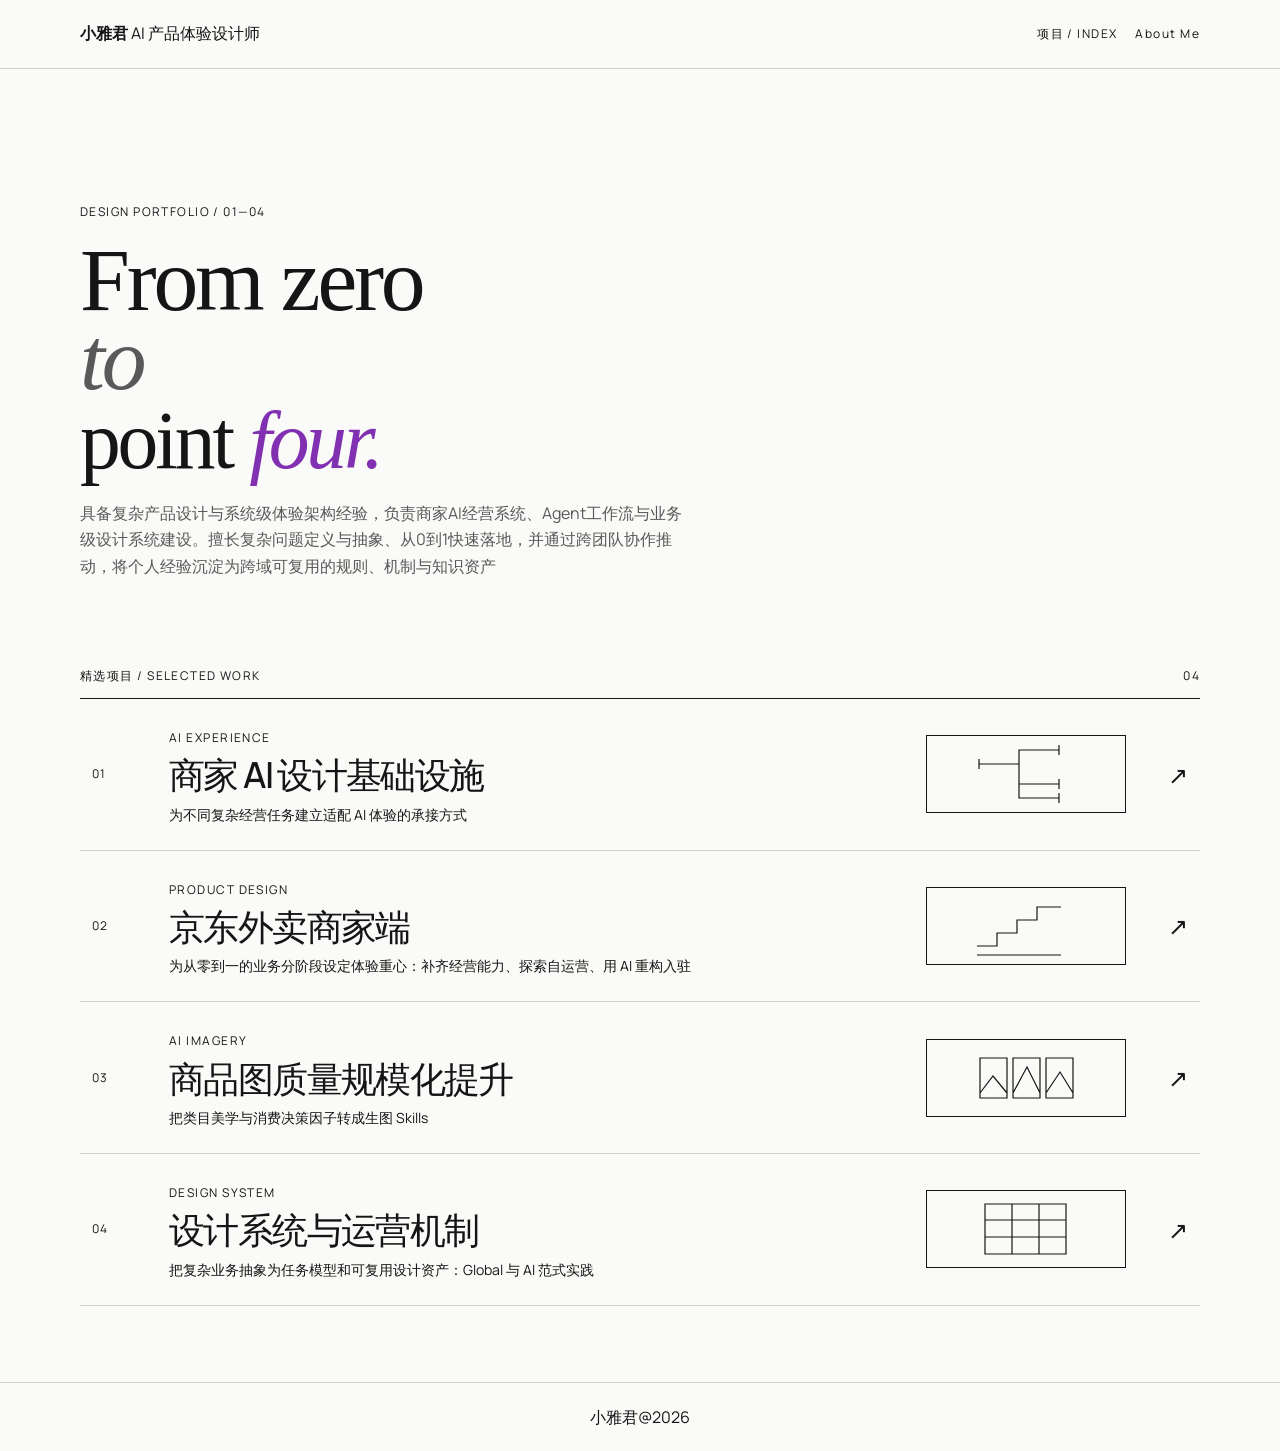
<file: index.html>
<!doctype html>
<html lang="zh-CN"><head><meta charset="utf-8"><meta name="viewport" content="width=device-width, initial-scale=1"><title>小雅君 AI 产品体验设计师</title><meta property="og:title" content="小雅君 AI 产品体验设计师"><link rel="stylesheet" href="style.css"></head>
<body><header><div class="wrap bar"><a class="site-brand" href="index.html"><span><strong>小雅君</strong> AI 产品体验设计师</span></a><nav class="site-nav" aria-label="全站导航"><a class="meta" href="index.html#work">项目 / INDEX</a><a class="meta" href="about.html">About Me</a></nav></div></header>
<main class="wrap"><section class="hero"><span class="meta">DESIGN PORTFOLIO / 01—04</span><h1 class="hero-headline">From zero<br><em class="hero-to">to</em><br><span class="hero-end">point <em>four.</em></span></h1><p>具备复杂产品设计与系统级体验架构经验，负责商家AI经营系统、Agent工作流与业务级设计系统建设。擅长复杂问题定义与抽象、从0到1快速落地，并通过跨团队协作推动，将个人经验沉淀为跨域可复用的规则、机制与知识资产</p></section><section id="work" aria-label="精选项目"><div class="section-label meta"><span>精选项目 / SELECTED WORK</span><span>04</span></div><a class="project" href="merchant-ai.html"><span class="num">01</span><div><span class="tag">AI EXPERIENCE</span><h2>商家 AI 设计基础设施</h2><p>为不同复杂经营任务建立适配 AI 体验的承接方式</p></div><svg class="diagram" viewBox="0 0 118 76" aria-hidden="true"><path d="M12 28H52V48H92 M52 28V14H92 M52 48V62H92 M12 23V33 M92 9V19 M92 43V53 M92 57V67" fill="none" stroke="currentColor" stroke-width="1.2"/></svg><span class="arrow" aria-hidden="true">↗</span></a><a class="project" href="delivery.html"><span class="num">02</span><div><span class="tag">PRODUCT DESIGN</span><h2>京东外卖商家端</h2><p>为从零到一的业务分阶段设定体验重心：补齐经营能力、探索自运营、用 AI 重构入驻</p></div><svg class="diagram" viewBox="0 0 118 76" aria-hidden="true"><path d="M10 58H30V45H50V32H70V19H94 M10 67H94" fill="none" stroke="currentColor" stroke-width="1.2"/></svg><span class="arrow" aria-hidden="true">↗</span></a><a class="project" href="product-images.html"><span class="num">03</span><div><span class="tag">AI IMAGERY</span><h2>商品图质量规模化提升</h2><p>把类目美学与消费决策因子转成生图 Skills</p></div><svg class="diagram" viewBox="0 0 118 76" aria-hidden="true"><path d="M13 18H40V58H13Z M46 18H73V58H46Z M79 18H106V58H79Z M13 53L26 36L40 53 M46 53L60 27L73 53 M79 53L93 32L106 53" fill="none" stroke="currentColor" stroke-width="1.2"/></svg><span class="arrow" aria-hidden="true">↗</span></a><a class="project" href="design-system.html"><span class="num">04</span><div><span class="tag">DESIGN SYSTEM</span><h2>设计系统与运营机制</h2><p>把复杂业务抽象为任务模型和可复用设计资产：Global 与 AI 范式实践</p></div><svg class="diagram" viewBox="0 0 118 76" aria-hidden="true"><path d="M18 13H99V63H18Z M18 29H99 M18 46H99 M45 13V63 M72 13V63" fill="none" stroke="currentColor" stroke-width="1.2"/></svg><span class="arrow" aria-hidden="true">↗</span></a></section></main>
<footer><div class="wrap"><span>小雅君@2026</span></div></footer></body></html>
</file>
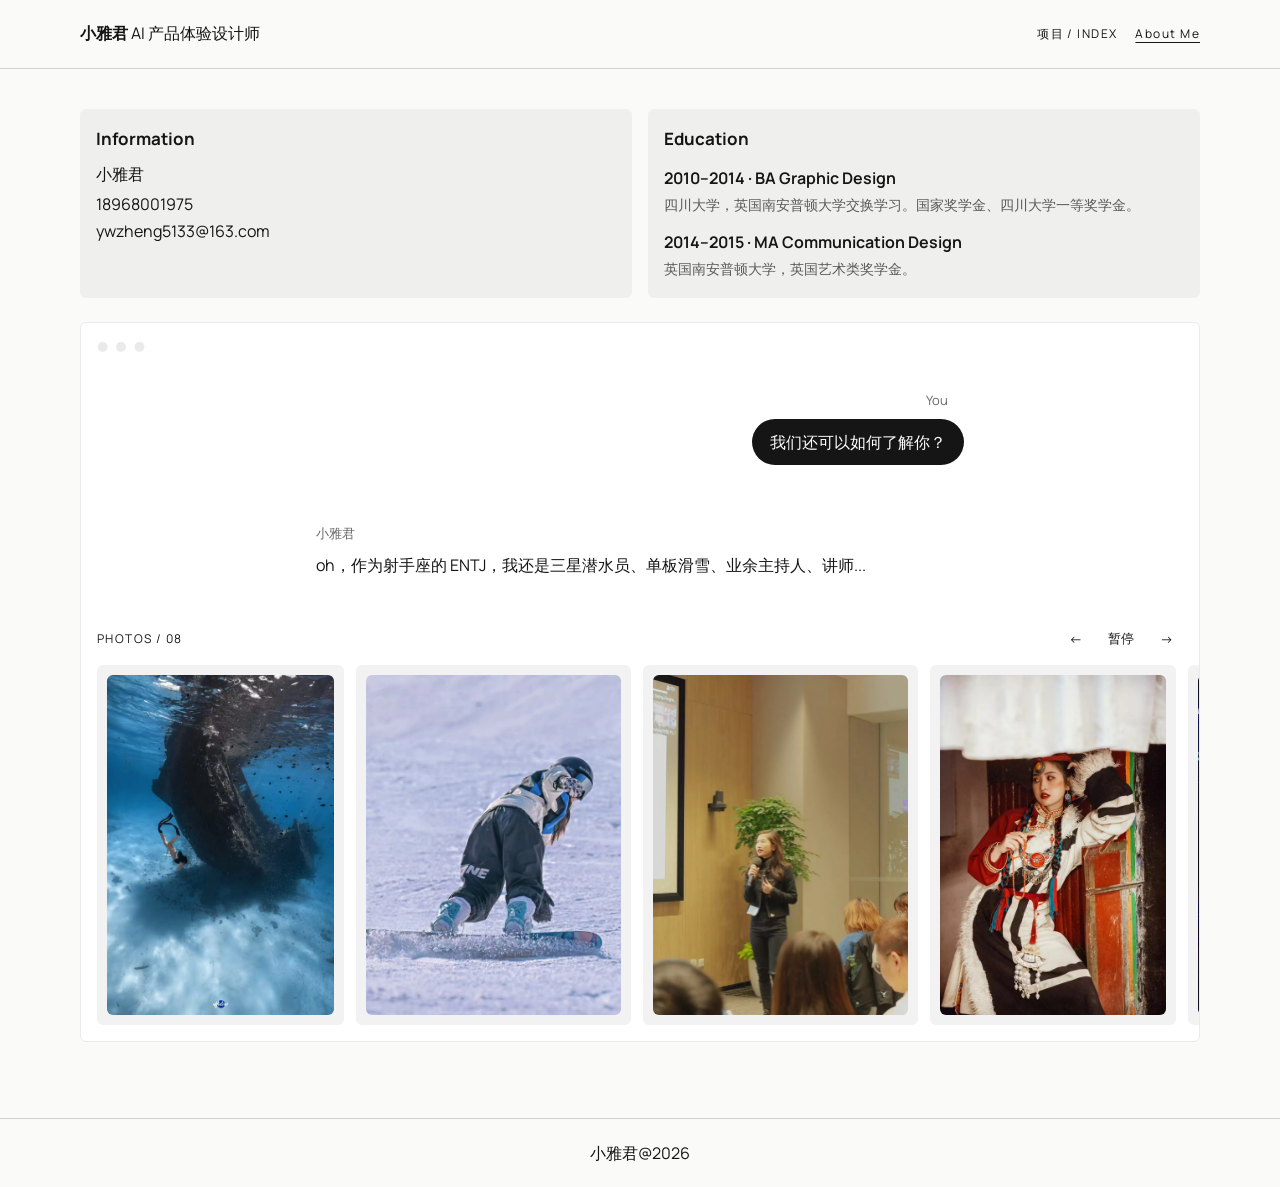
<file: about.html>
<!doctype html>
<html lang="zh-CN">
<head>
<meta charset="utf-8">
<meta name="viewport" content="width=device-width, initial-scale=1">
<title>About Me · 郑雅文</title>
<link rel="stylesheet" href="style.css">
</head>
<body>
<header><div class="wrap bar"><a class="site-brand" href="index.html"><span><strong>小雅君</strong> AI 产品体验设计师</span></a><nav class="site-nav" aria-label="全站导航"><a class="meta" href="index.html#work">项目 / INDEX</a><a class="meta" href="about.html" aria-current="page">About Me</a></nav></div></header>
<main class="wrap about-profile">
<h1 class="visually-hidden">About Me</h1>
<div class="plates two">
<div class="grid-panel"><h3>Information</h3><p>小雅君</p><p><a href="tel:+8618968001975">18968001975</a><br><a href="mailto:ywzheng5133@163.com">ywzheng5133@163.com</a></p></div>
<div class="grid-panel"><h3>Education</h3><dl><dt>2010–2014 · BA Graphic Design</dt><dd>四川大学，英国南安普顿大学交换学习。国家奖学金、四川大学一等奖学金。</dd><dt>2014–2015 · MA Communication Design</dt><dd>英国南安普顿大学，英国艺术类奖学金。</dd></dl></div>
</div>
<section class="about-gallery" aria-label="认识小雅君">
<div class="about-window-chrome" aria-hidden="true">● ● ●</div>
<div class="about-conversation">
  <div class="about-question"><span class="about-speaker">You</span><p>我们还可以如何了解你？</p></div>
  <div class="about-reply"><span class="about-speaker">小雅君</span><p>oh，作为射手座的 ENTJ，我还是三星潜水员、单板滑雪、业余主持人、讲师...</p></div>
</div>
<div class="about-gallery-bar"><span class="meta">PHOTOS / 08</span><div class="about-gallery-controls" hidden><button type="button" data-step="-1" aria-label="上一张">←</button><button type="button" data-play>暂停</button><button type="button" data-step="1" aria-label="下一张">→</button></div></div>
<ul class="about-gallery-track" tabindex="0" aria-label="横向滚动浏览照片">
<li><img src="assets/about/previews/01.jpg.webp" alt="自由潜水" decoding="async"></li>
<li><img src="assets/about/previews/02.jpg.webp" alt="单板滑雪" decoding="async"></li>
<li><img src="assets/about/previews/03.jpg.webp" alt="现场分享" decoding="async"></li>
<li><img src="assets/about/previews/04.jpg.webp" alt="旅行肖像" decoding="async"></li>
<li><img src="assets/about/previews/05.jpg.webp" alt="Alibaba Design 2019" decoding="async"></li>
<li><img src="assets/about/previews/06.jpg.webp" alt="GXIC 访谈" decoding="async"></li>
<li><img src="assets/about/previews/07.jpg.webp" alt="UCAN 2019 演讲" decoding="async"></li>
<li><img src="assets/about/previews/08.jpg.webp" alt="《楚门世界》铜奖" decoding="async"></li>
</ul>
</section>
</main>
<script src="about-gallery.js" defer></script>
<footer><div class="wrap"><span>小雅君@2026</span></div></footer>
</body></html>
</file>
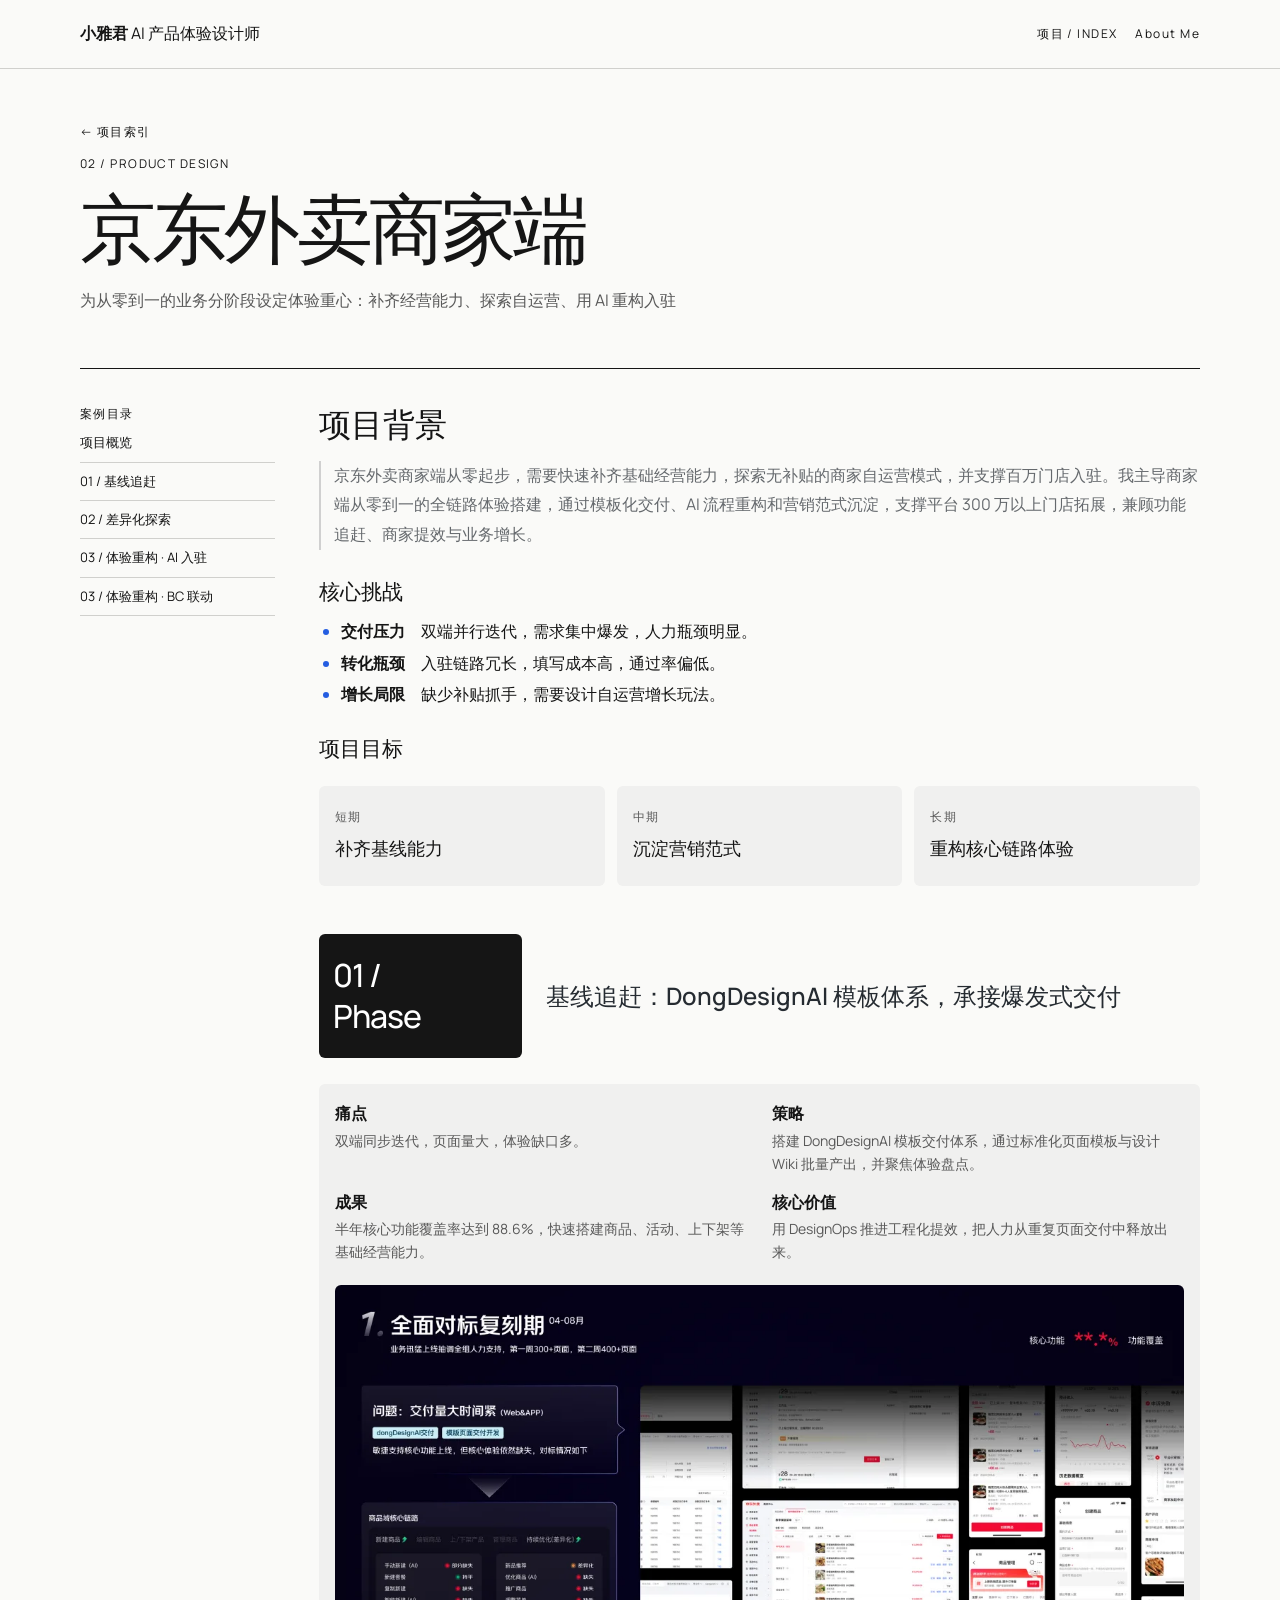
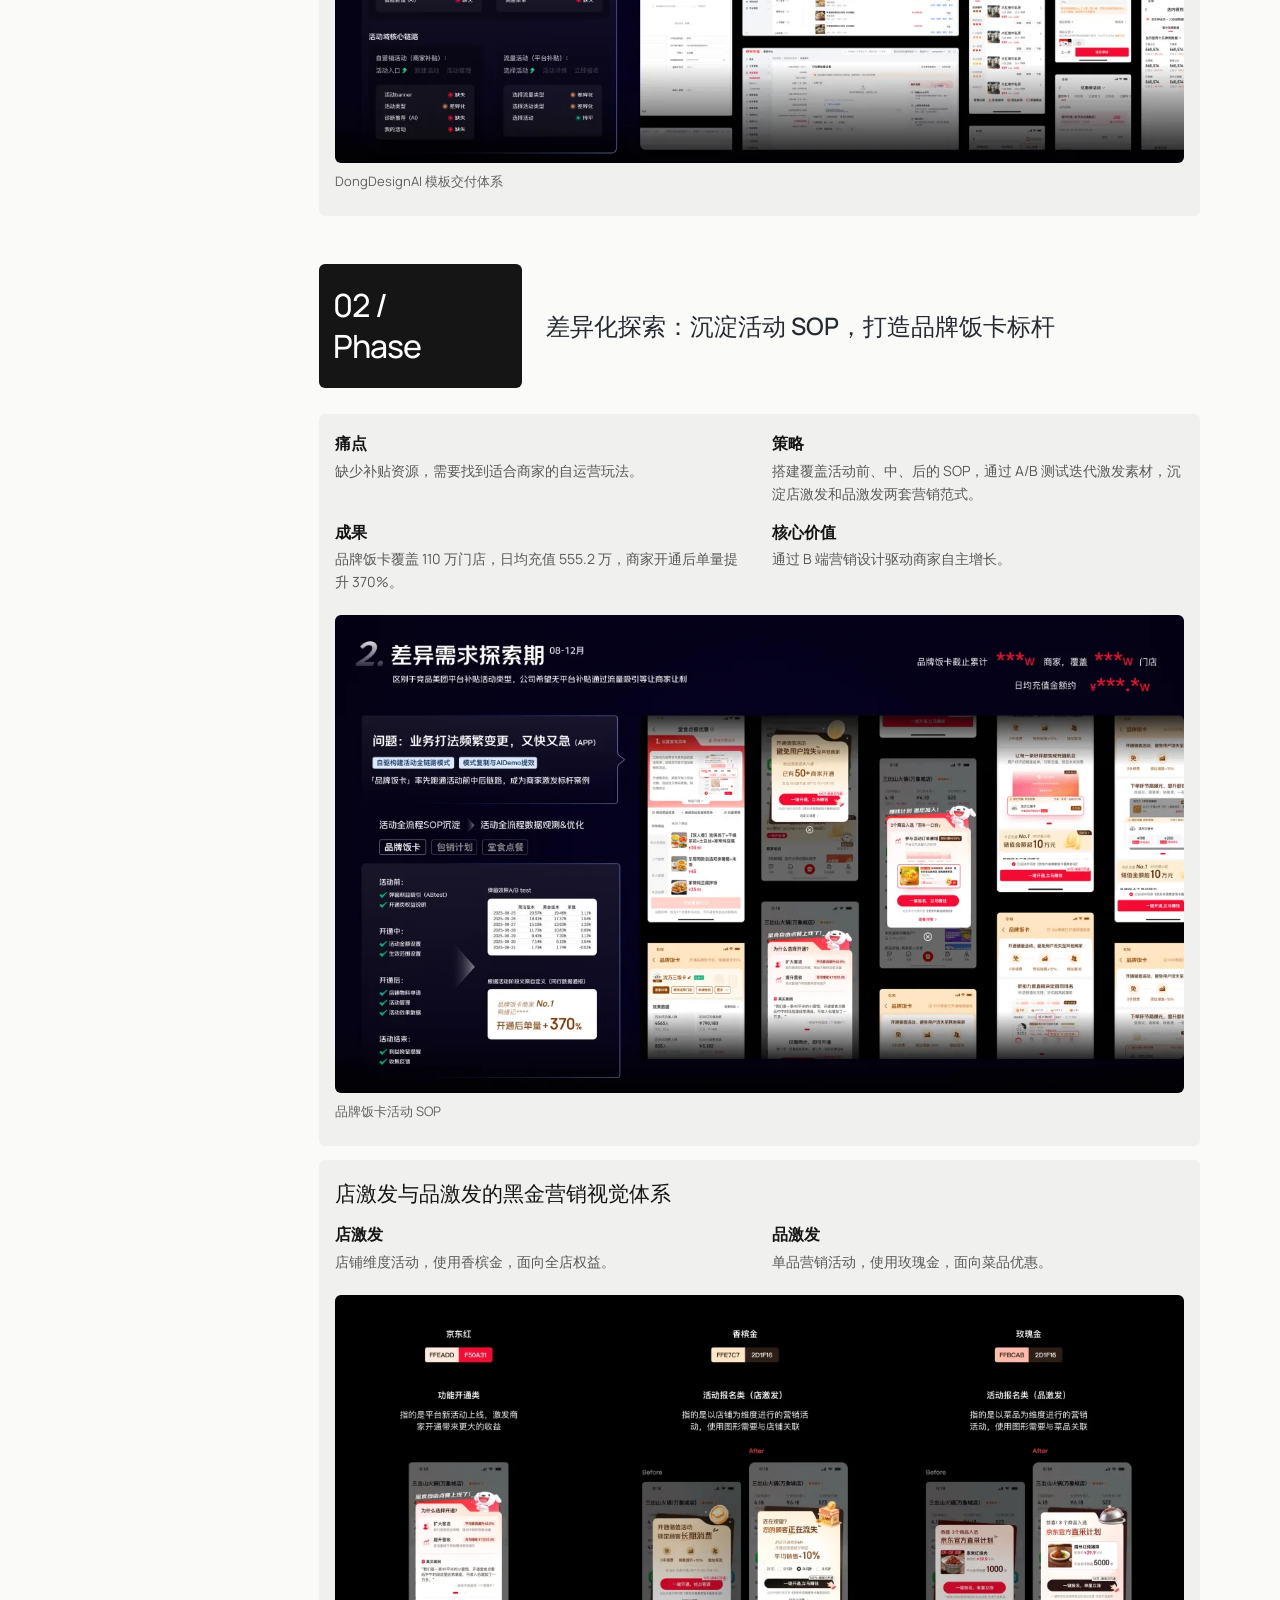
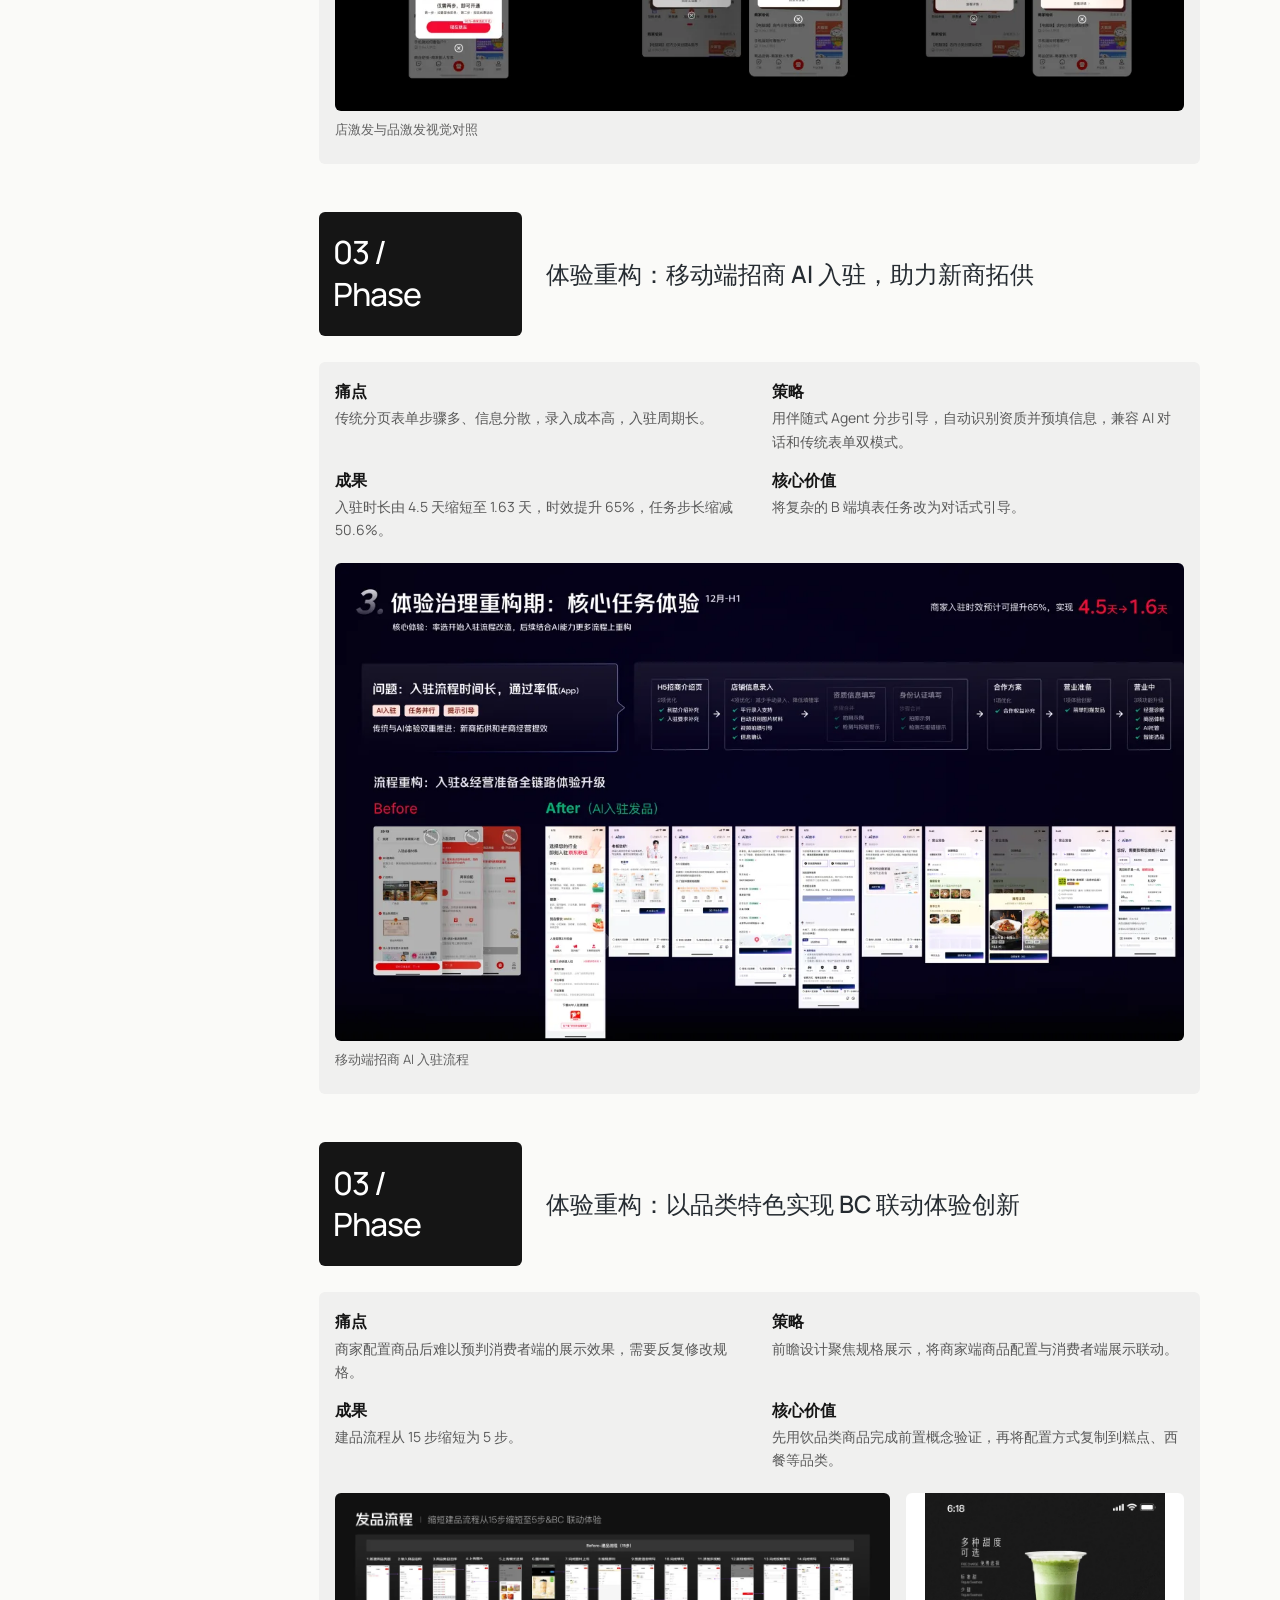
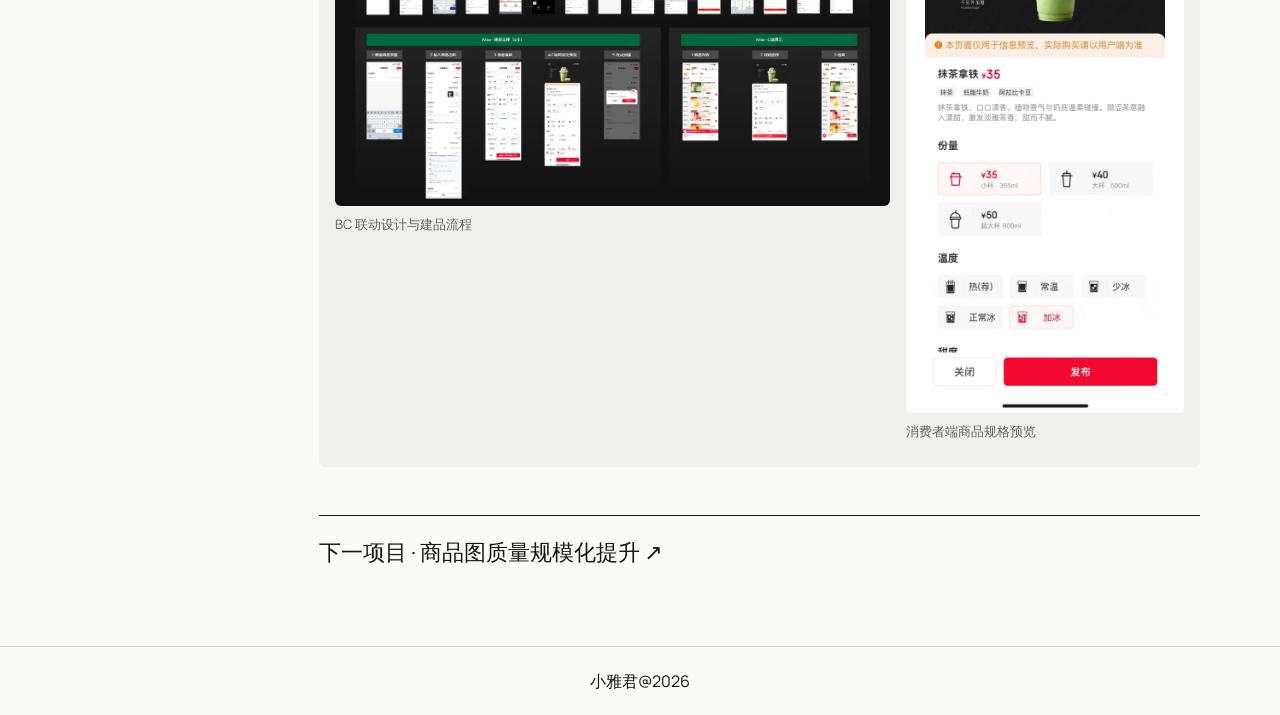
<file: delivery.html>
<!doctype html>
<html lang="zh-CN"><head><meta charset="utf-8"><meta name="viewport" content="width=device-width, initial-scale=1"><title>京东外卖商家端</title><link rel="stylesheet" href="style.css"></head>
<body><header><div class="wrap bar"><a class="site-brand" href="index.html"><span><strong>小雅君</strong> AI 产品体验设计师</span></a><nav class="site-nav" aria-label="全站导航"><a class="meta" href="index.html#work">项目 / INDEX</a><a class="meta" href="about.html">About Me</a></nav></div></header>
<main class="wrap"><div class="case-head"><a class="meta" href="index.html#work">← 项目索引</a><p class="meta">02 / PRODUCT DESIGN</p><h1>京东外卖商家端</h1><p class="intro">为从零到一的业务分阶段设定体验重心：补齐经营能力、探索自运营、用 AI 重构入驻</p></div><div class="layout"><nav class="toc" aria-label="案例目录"><span class="meta">案例目录</span><a href="#overview">项目概览</a><a href="#phase-1">01 / 基线追赶</a><a href="#phase-2">02 / 差异化探索</a><a href="#phase-3">03 / 体验重构 · AI 入驻</a><a href="#phase-4">03 / 体验重构 · BC 联动</a></nav><article class="delivery-case">
<section class="ai-part" id="overview">
<h2>项目背景</h2>
<p class="challenge-context">京东外卖商家端从零起步，需要快速补齐基础经营能力，探索无补贴的商家自运营模式，并支撑百万门店入驻。我主导商家端从零到一的全链路体验搭建，通过模板化交付、AI 流程重构和营销范式沉淀，支撑平台 300 万以上门店拓展，兼顾功能追赶、商家提效与业务增长。</p>
<h3>核心挑战</h3>
<ul class="doc-issues"><li><strong>交付压力</strong>　双端并行迭代，需求集中爆发，人力瓶颈明显。</li><li><strong>转化瓶颈</strong>　入驻链路冗长，填写成本高，通过率偏低。</li><li><strong>增长局限</strong>　缺少补贴抓手，需要设计自运营增长玩法。</li></ul>
<h3>项目目标</h3>
<div class="case-grid"><div class="grid-panel"><span class="meta">短期</span><h4>补齐基线能力</h4></div><div class="grid-panel"><span class="meta">中期</span><h4>沉淀营销范式</h4></div><div class="grid-panel"><span class="meta">长期</span><h4>重构核心链路体验</h4></div></div>
</section>
<section class="ai-part" id="phase-1"><header class="chapter doc-chapter"><span>01 /<br>Phase</span><h2>基线追赶：DongDesignAI 模板体系，承接爆发式交付</h2></header><div class="grid-panel delivery-phase"><dl><div><dt>痛点</dt><dd>双端同步迭代，页面量大，体验缺口多。</dd></div><div><dt>策略</dt><dd>搭建 DongDesignAI 模板交付体系，通过标准化页面模板与设计 Wiki 批量产出，并聚焦体验盘点。</dd></div><div><dt>成果</dt><dd>半年核心功能覆盖率达到 88.6%，快速搭建商品、活动、上下架等基础经营能力。</dd></div><div><dt>核心价值</dt><dd>用 DesignOps 推进工程化提效，把人力从重复页面交付中释放出来。</dd></div></dl><figure class="plate plate-dark"><a href="assets/delivery/template.jpg" target="_blank" rel="noopener" aria-label="查看大图：DongDesignAI 模板交付体系"><img src="assets/delivery/previews/template.jpg.webp" alt="DongDesignAI 模板交付体系" loading="lazy"></a><figcaption>DongDesignAI 模板交付体系</figcaption></figure></div>
</section>
<section class="ai-part" id="phase-2"><header class="chapter doc-chapter"><span>02 /<br>Phase</span><h2>差异化探索：沉淀活动 SOP，打造品牌饭卡标杆</h2></header><div class="grid-panel delivery-phase"><dl><div><dt>痛点</dt><dd>缺少补贴资源，需要找到适合商家的自运营玩法。</dd></div><div><dt>策略</dt><dd>搭建覆盖活动前、中、后的 SOP，通过 A/B 测试迭代激发素材，沉淀店激发和品激发两套营销范式。</dd></div><div><dt>成果</dt><dd>品牌饭卡覆盖 110 万门店，日均充值 555.2 万，商家开通后单量提升 370%。</dd></div><div><dt>核心价值</dt><dd>通过 B 端营销设计驱动商家自主增长。</dd></div></dl><figure class="plate plate-dark"><a href="assets/delivery/meal-card.jpg" target="_blank" rel="noopener" aria-label="查看大图：品牌饭卡活动 SOP"><img src="assets/delivery/previews/meal-card.jpg.webp" alt="品牌饭卡活动 SOP" loading="lazy"></a><figcaption>品牌饭卡活动 SOP</figcaption></figure></div>
<div class="grid-panel delivery-phase delivery-marketing"><h3>店激发与品激发的黑金营销视觉体系</h3><dl><div><dt>店激发</dt><dd>店铺维度活动，使用香槟金，面向全店权益。</dd></div><div><dt>品激发</dt><dd>单品营销活动，使用玫瑰金，面向菜品优惠。</dd></div></dl><figure class="plate plate-dark"><a href="assets/delivery/marketing.jpg" target="_blank" rel="noopener" aria-label="查看大图：店激发与品激发视觉对照"><img src="assets/delivery/previews/marketing.jpg.webp" alt="店激发与品激发视觉对照" loading="lazy"></a><figcaption>店激发与品激发视觉对照</figcaption></figure></div>
</section>
<section class="ai-part" id="phase-3"><header class="chapter doc-chapter"><span>03 /<br>Phase</span><h2>体验重构：移动端招商 AI 入驻，助力新商拓供</h2></header><div class="grid-panel delivery-phase"><dl><div><dt>痛点</dt><dd>传统分页表单步骤多、信息分散，录入成本高，入驻周期长。</dd></div><div><dt>策略</dt><dd>用伴随式 Agent 分步引导，自动识别资质并预填信息，兼容 AI 对话和传统表单双模式。</dd></div><div><dt>成果</dt><dd>入驻时长由 4.5 天缩短至 1.63 天，时效提升 65%，任务步长缩减 50.6%。</dd></div><div><dt>核心价值</dt><dd>将复杂的 B 端填表任务改为对话式引导。</dd></div></dl><figure class="plate plate-dark"><a href="assets/delivery/onboarding.jpg" target="_blank" rel="noopener" aria-label="查看大图：移动端招商 AI 入驻流程"><img src="assets/delivery/previews/onboarding.jpg.webp" alt="移动端招商 AI 入驻流程" loading="lazy"></a><figcaption>移动端招商 AI 入驻流程</figcaption></figure></div>
</section>
<section class="ai-part" id="phase-4"><header class="chapter doc-chapter"><span>03 /<br>Phase</span><h2>体验重构：以品类特色实现 BC 联动体验创新</h2></header><div class="grid-panel delivery-phase"><dl><div><dt>痛点</dt><dd>商家配置商品后难以预判消费者端的展示效果，需要反复修改规格。</dd></div><div><dt>策略</dt><dd>前瞻设计聚焦规格展示，将商家端商品配置与消费者端展示联动。</dd></div><div><dt>成果</dt><dd>建品流程从 15 步缩短为 5 步。</dd></div><div><dt>核心价值</dt><dd>先用饮品类商品完成前置概念验证，再将配置方式复制到糕点、西餐等品类。</dd></div></dl><div class="skill-grid"><figure class="plate plate-dark"><a href="assets/delivery/bc-flow.jpg" target="_blank" rel="noopener" aria-label="查看大图：BC 联动设计与建品流程"><img src="assets/delivery/previews/bc-flow.jpg.webp" alt="BC 联动设计与建品流程" loading="lazy"></a><figcaption>BC 联动设计与建品流程</figcaption></figure><figure class="plate"><a href="assets/delivery/bc-preview.mp4" target="_blank" rel="noopener" aria-label="播放视频：消费者端商品规格预览"><video class="bc-preview-video" src="assets/delivery/bc-preview.mp4" poster="assets/delivery/previews/bc-preview.webp" autoplay muted loop playsinline aria-label="消费者端商品规格预览"></video></a><figcaption>消费者端商品规格预览</figcaption></figure></div></div>
</section><a class="next" href="product-images.html">下一项目 · 商品图质量规模化提升 ↗</a></article></div></main>
<footer><div class="wrap"><span>小雅君@2026</span></div></footer></body></html>
</file>
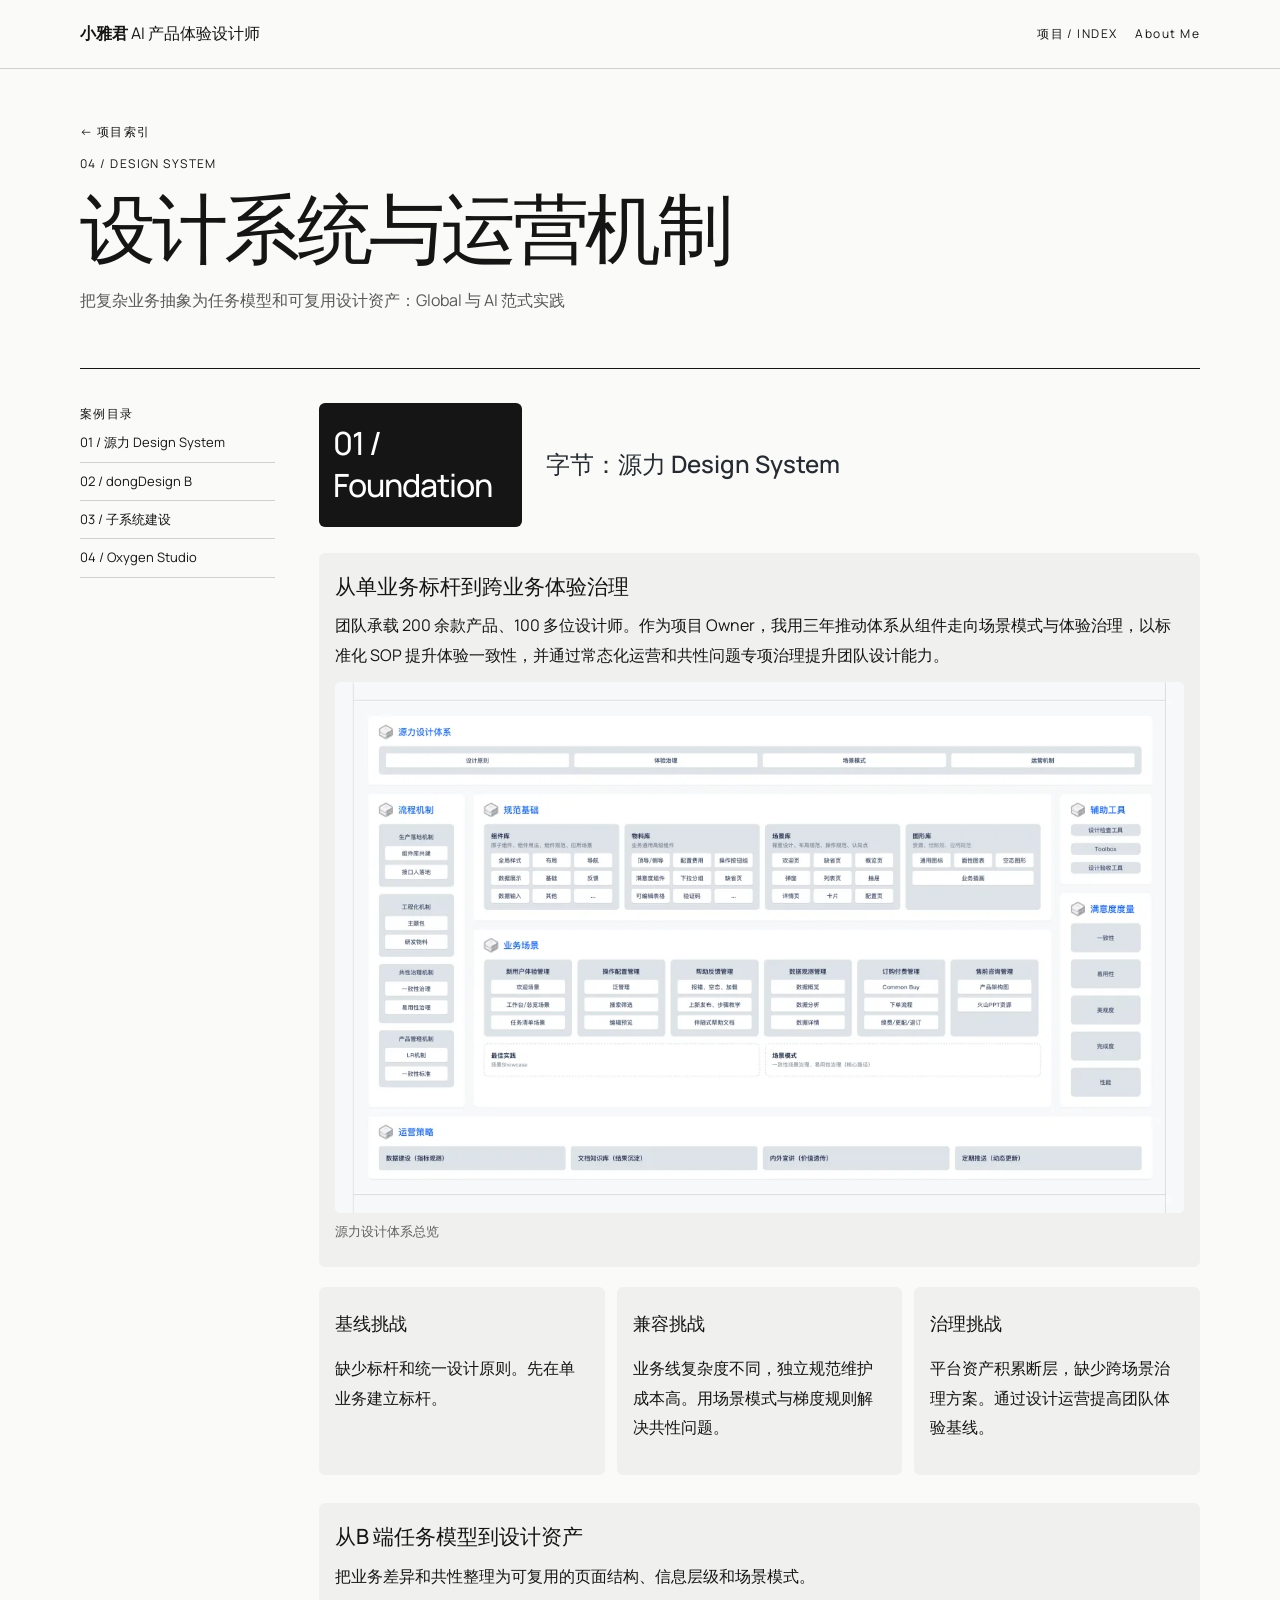
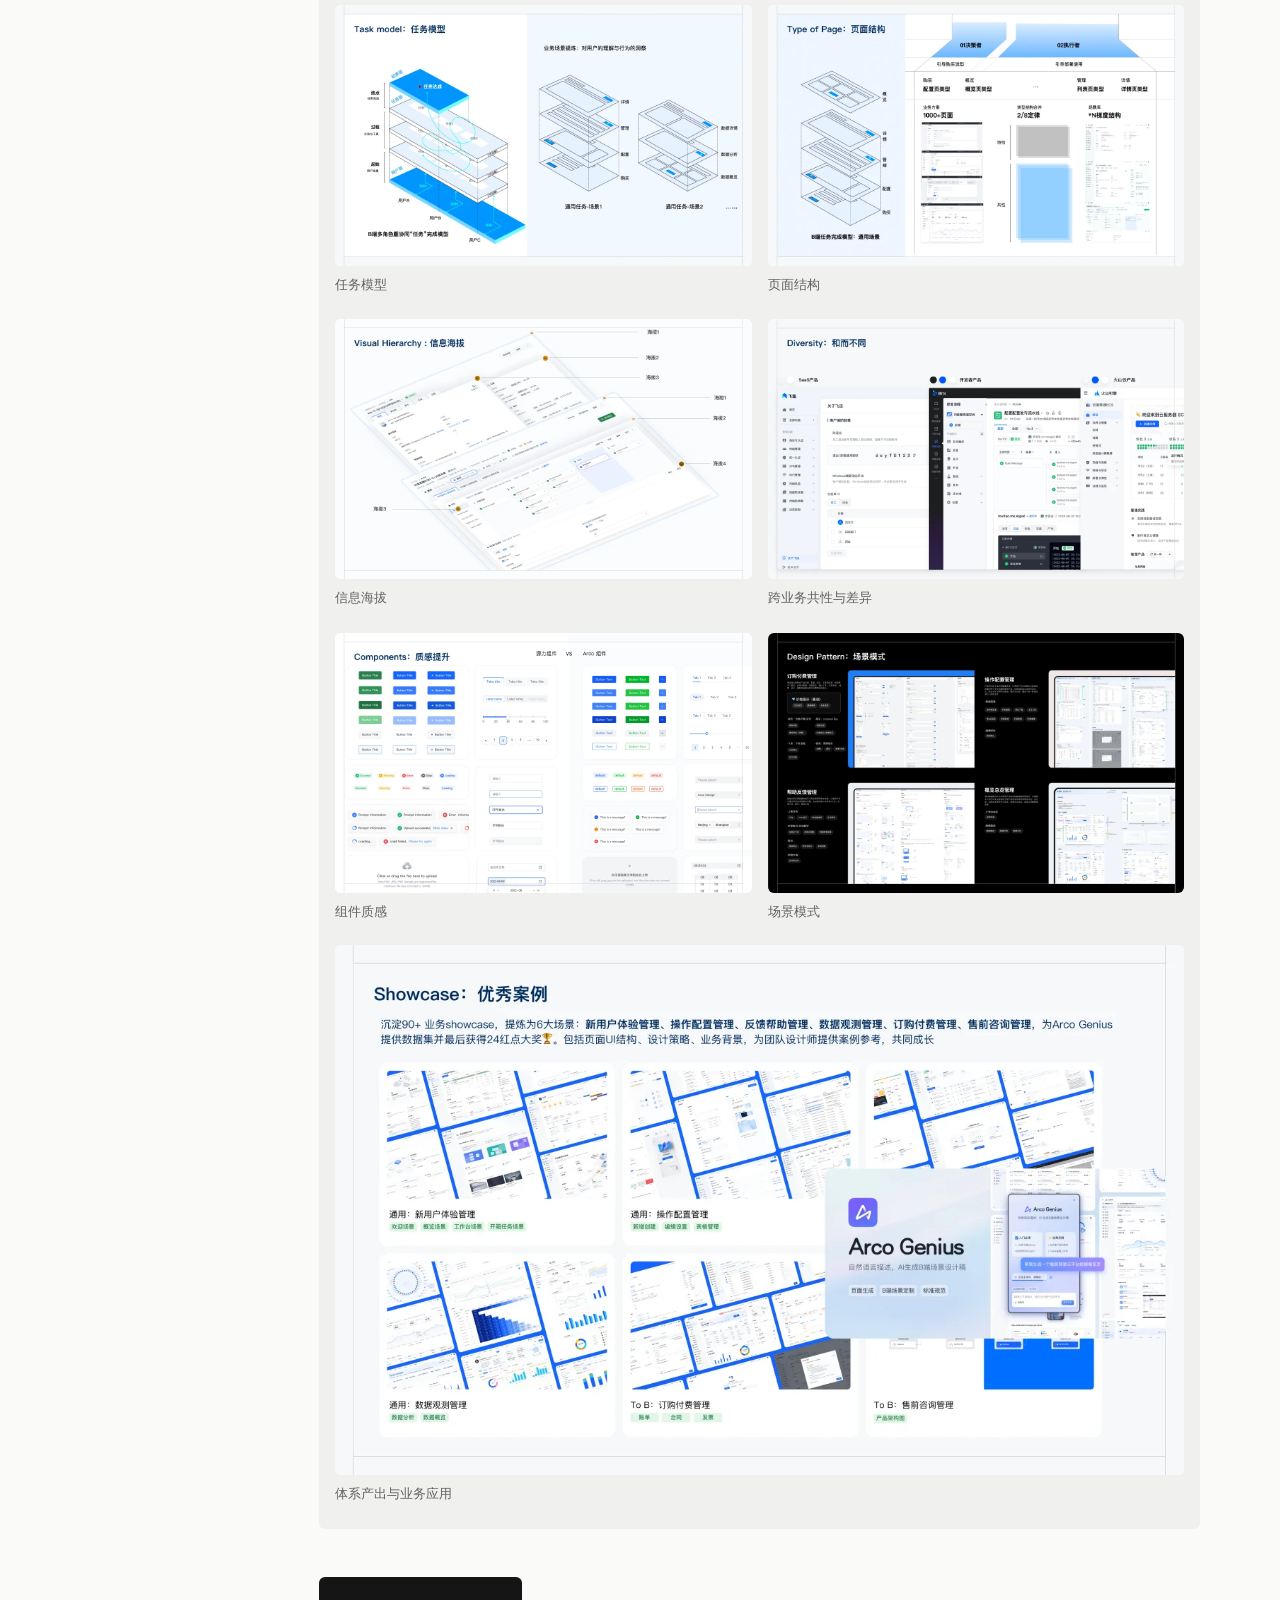
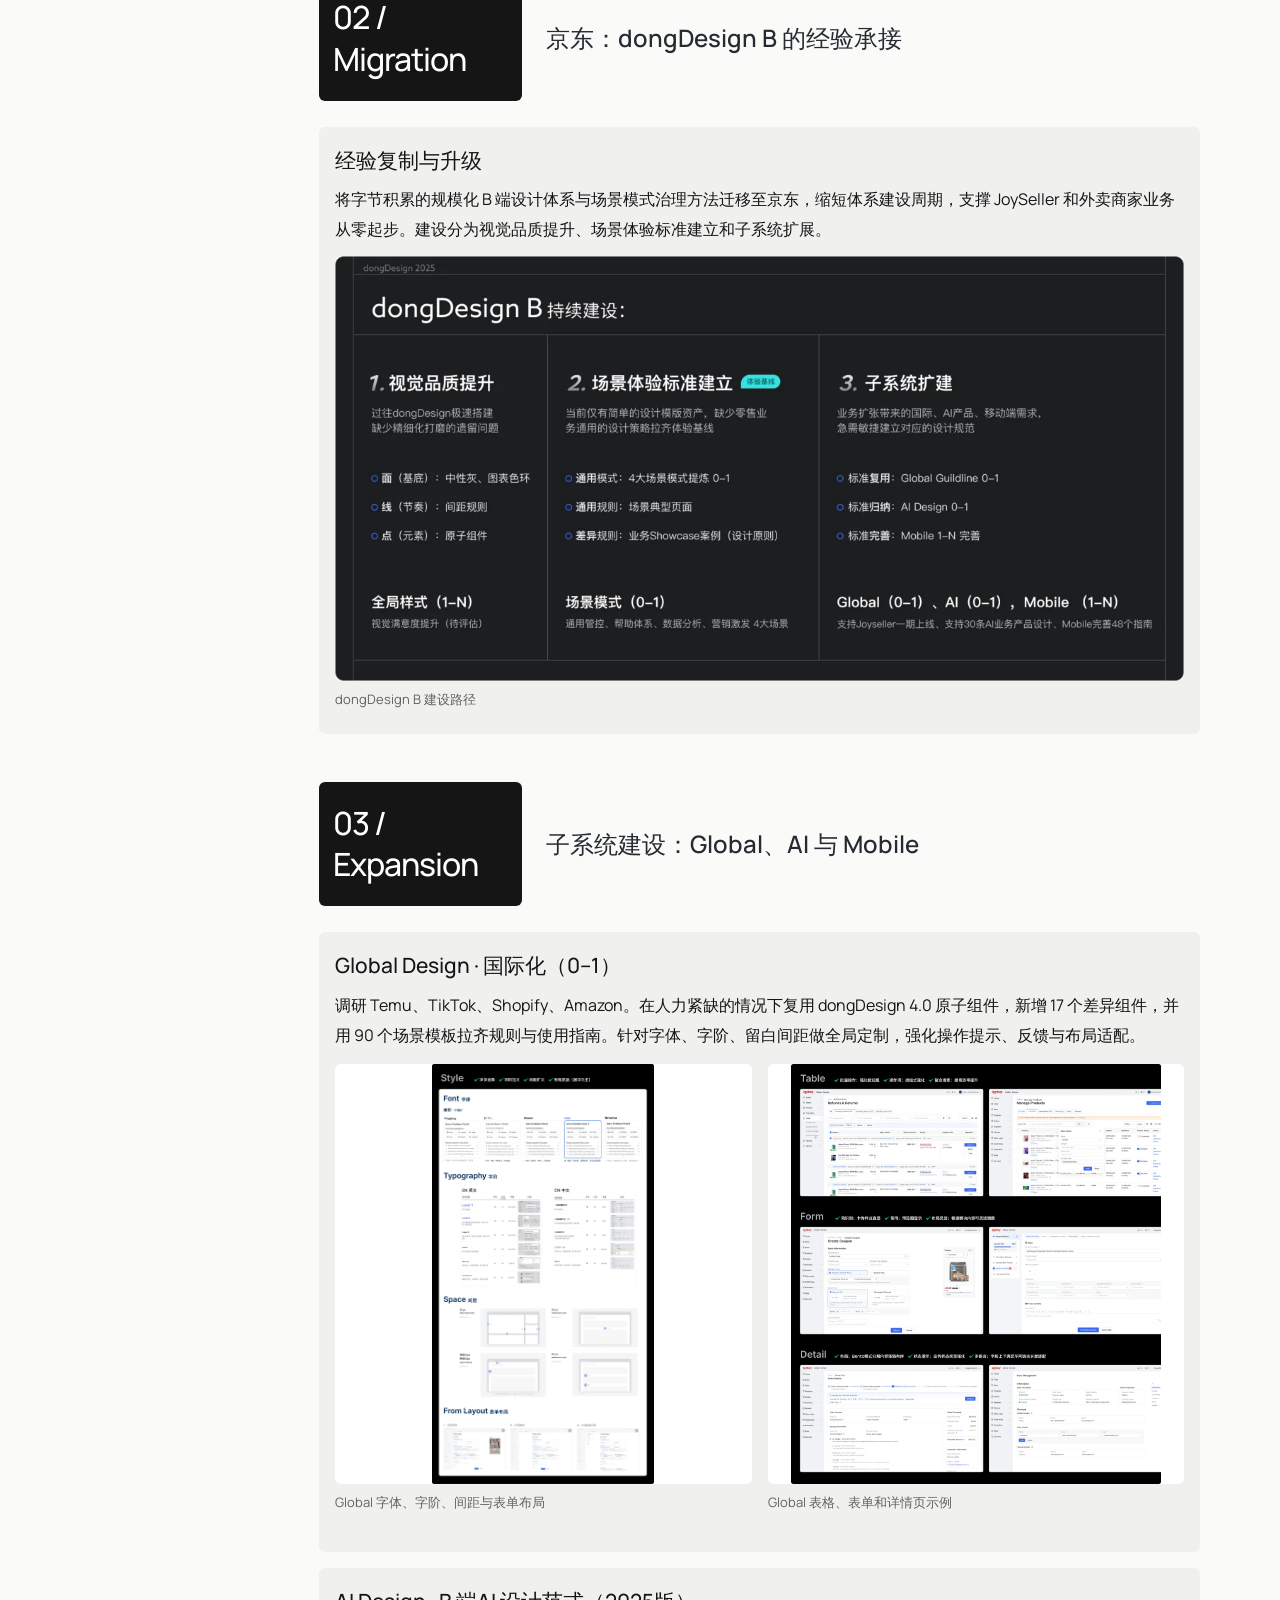
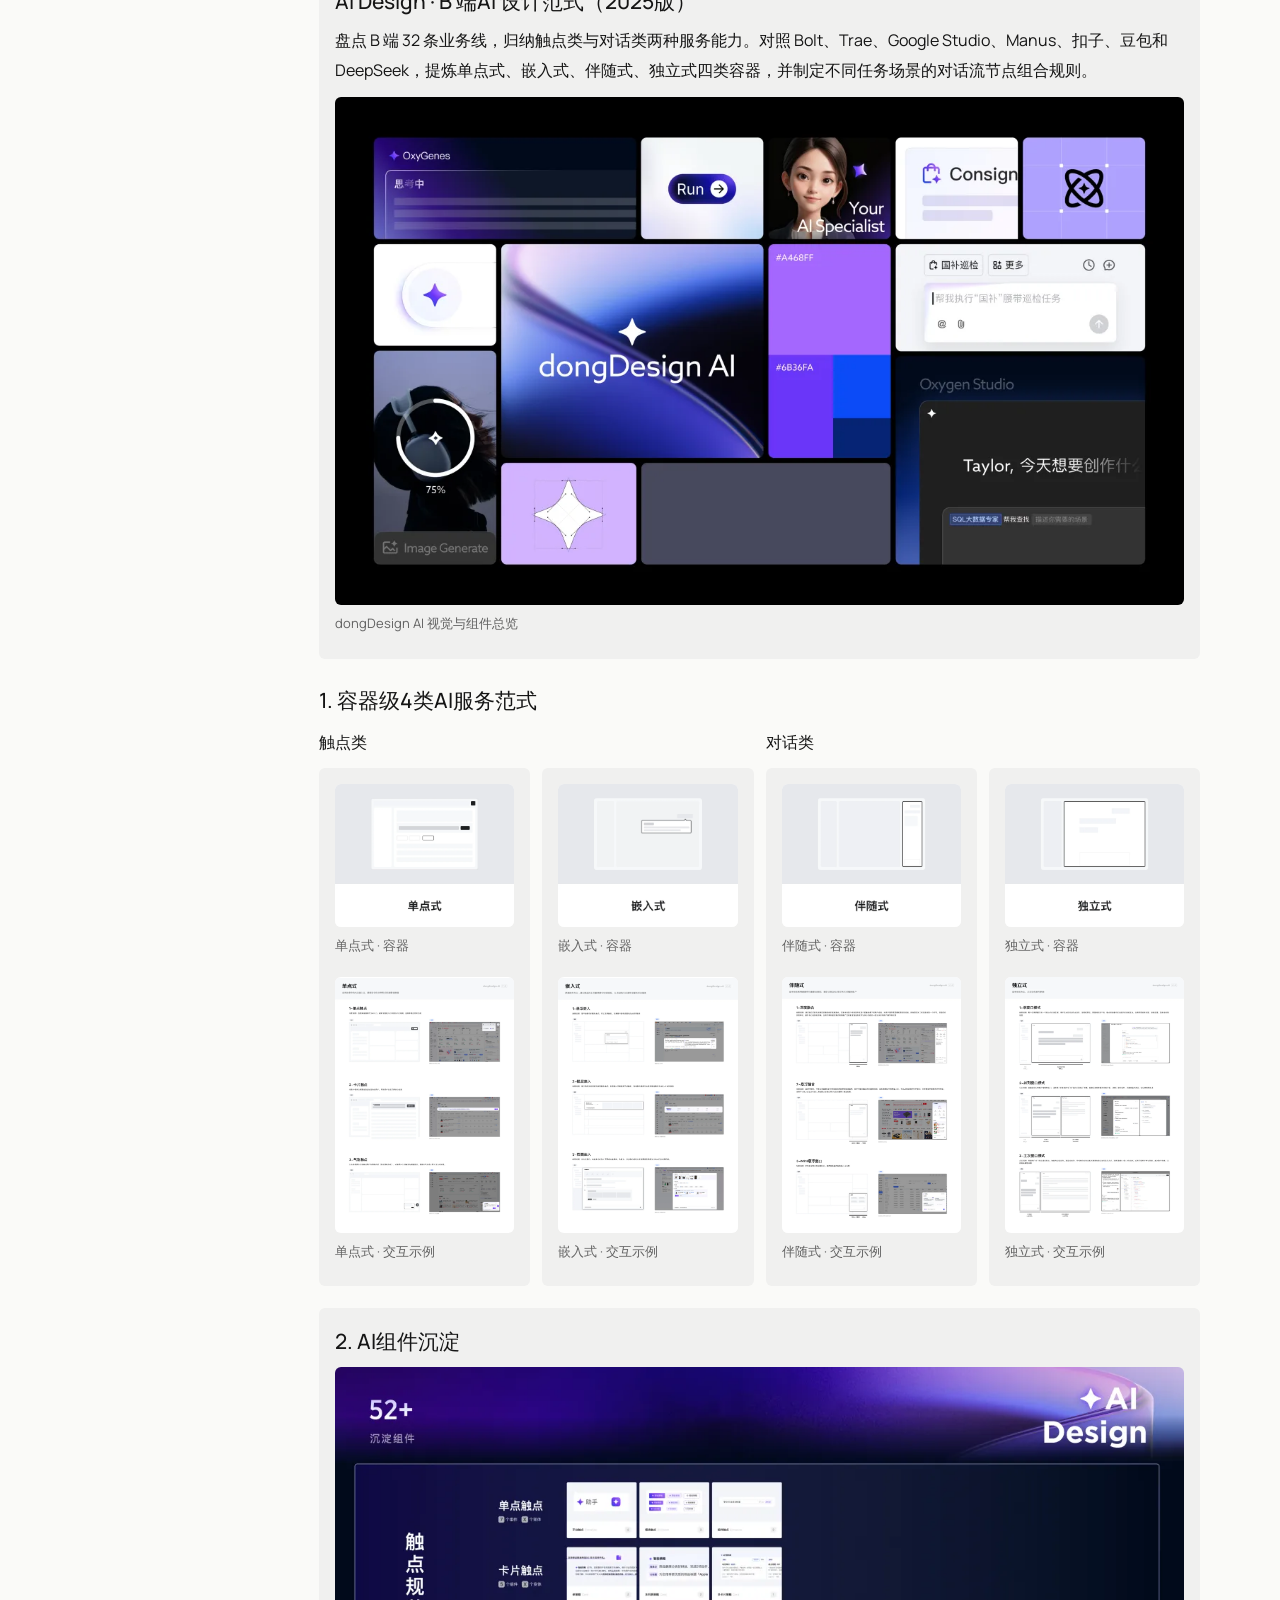
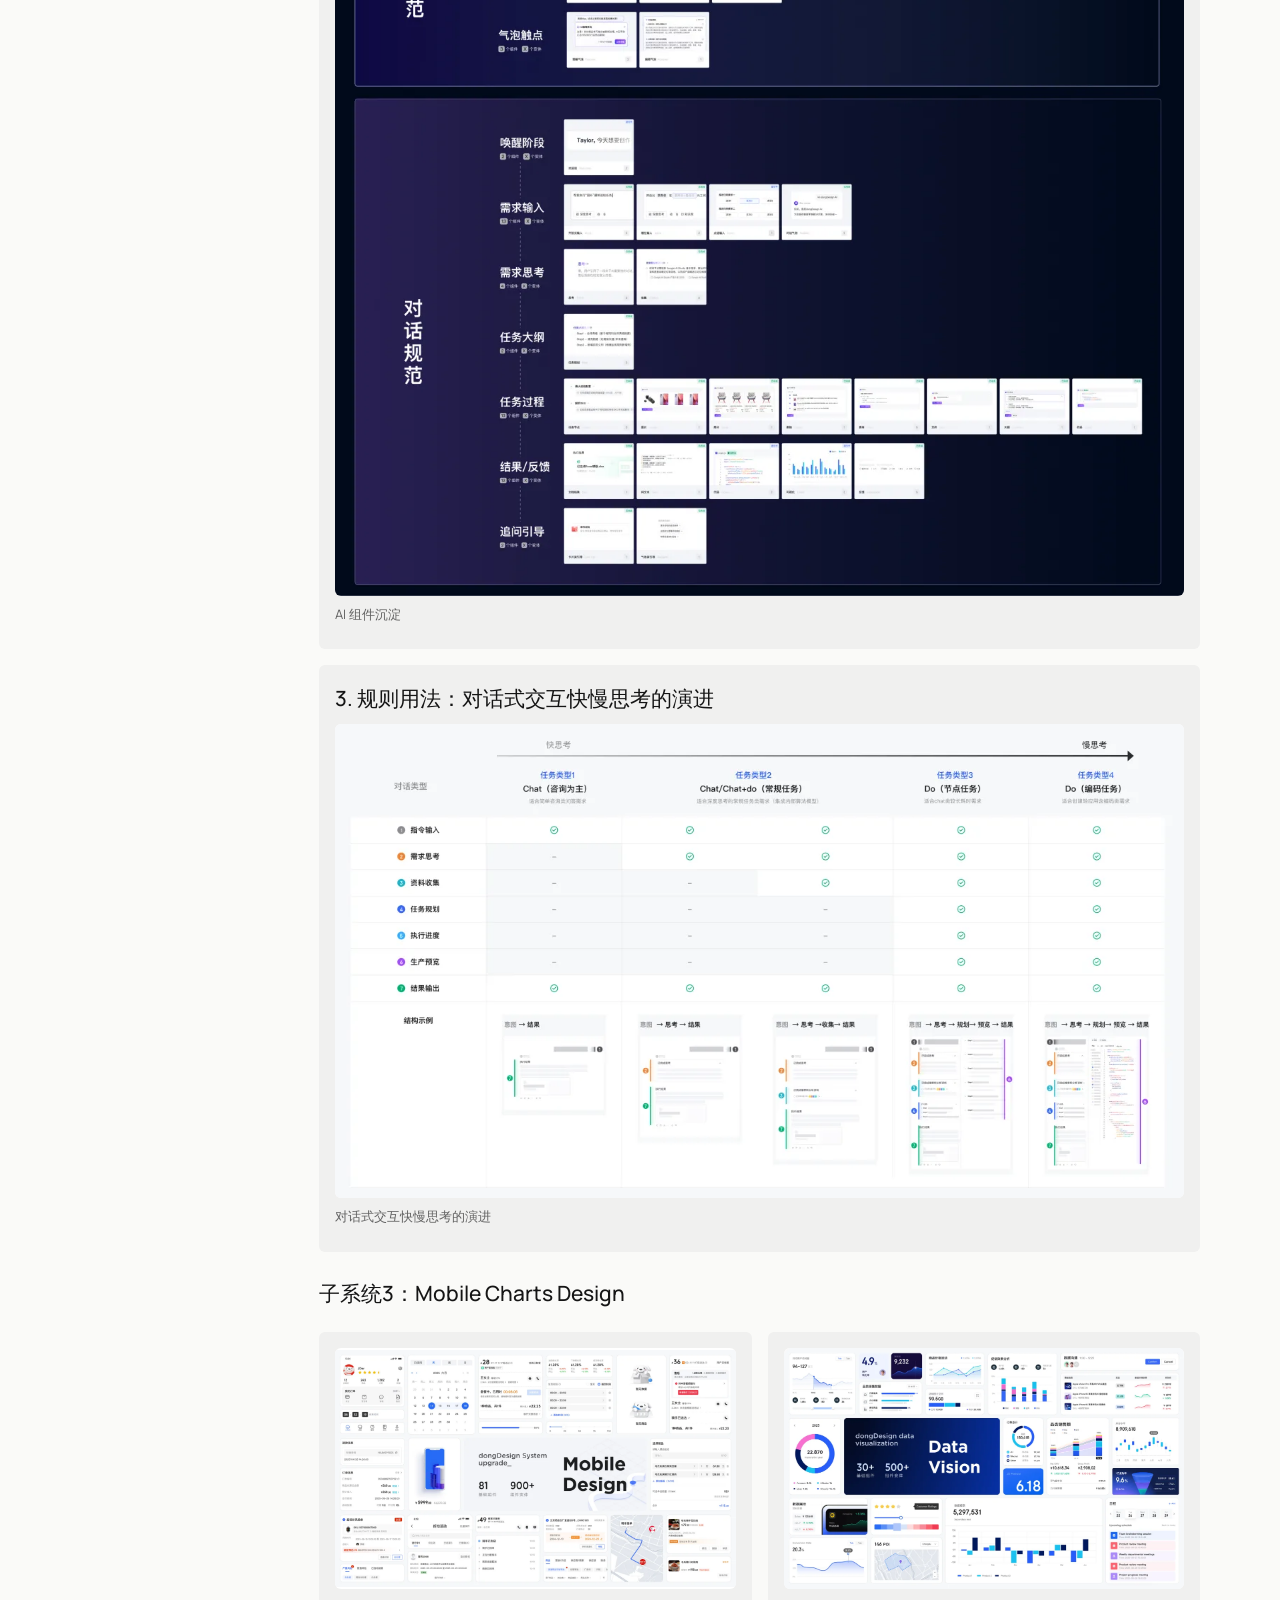
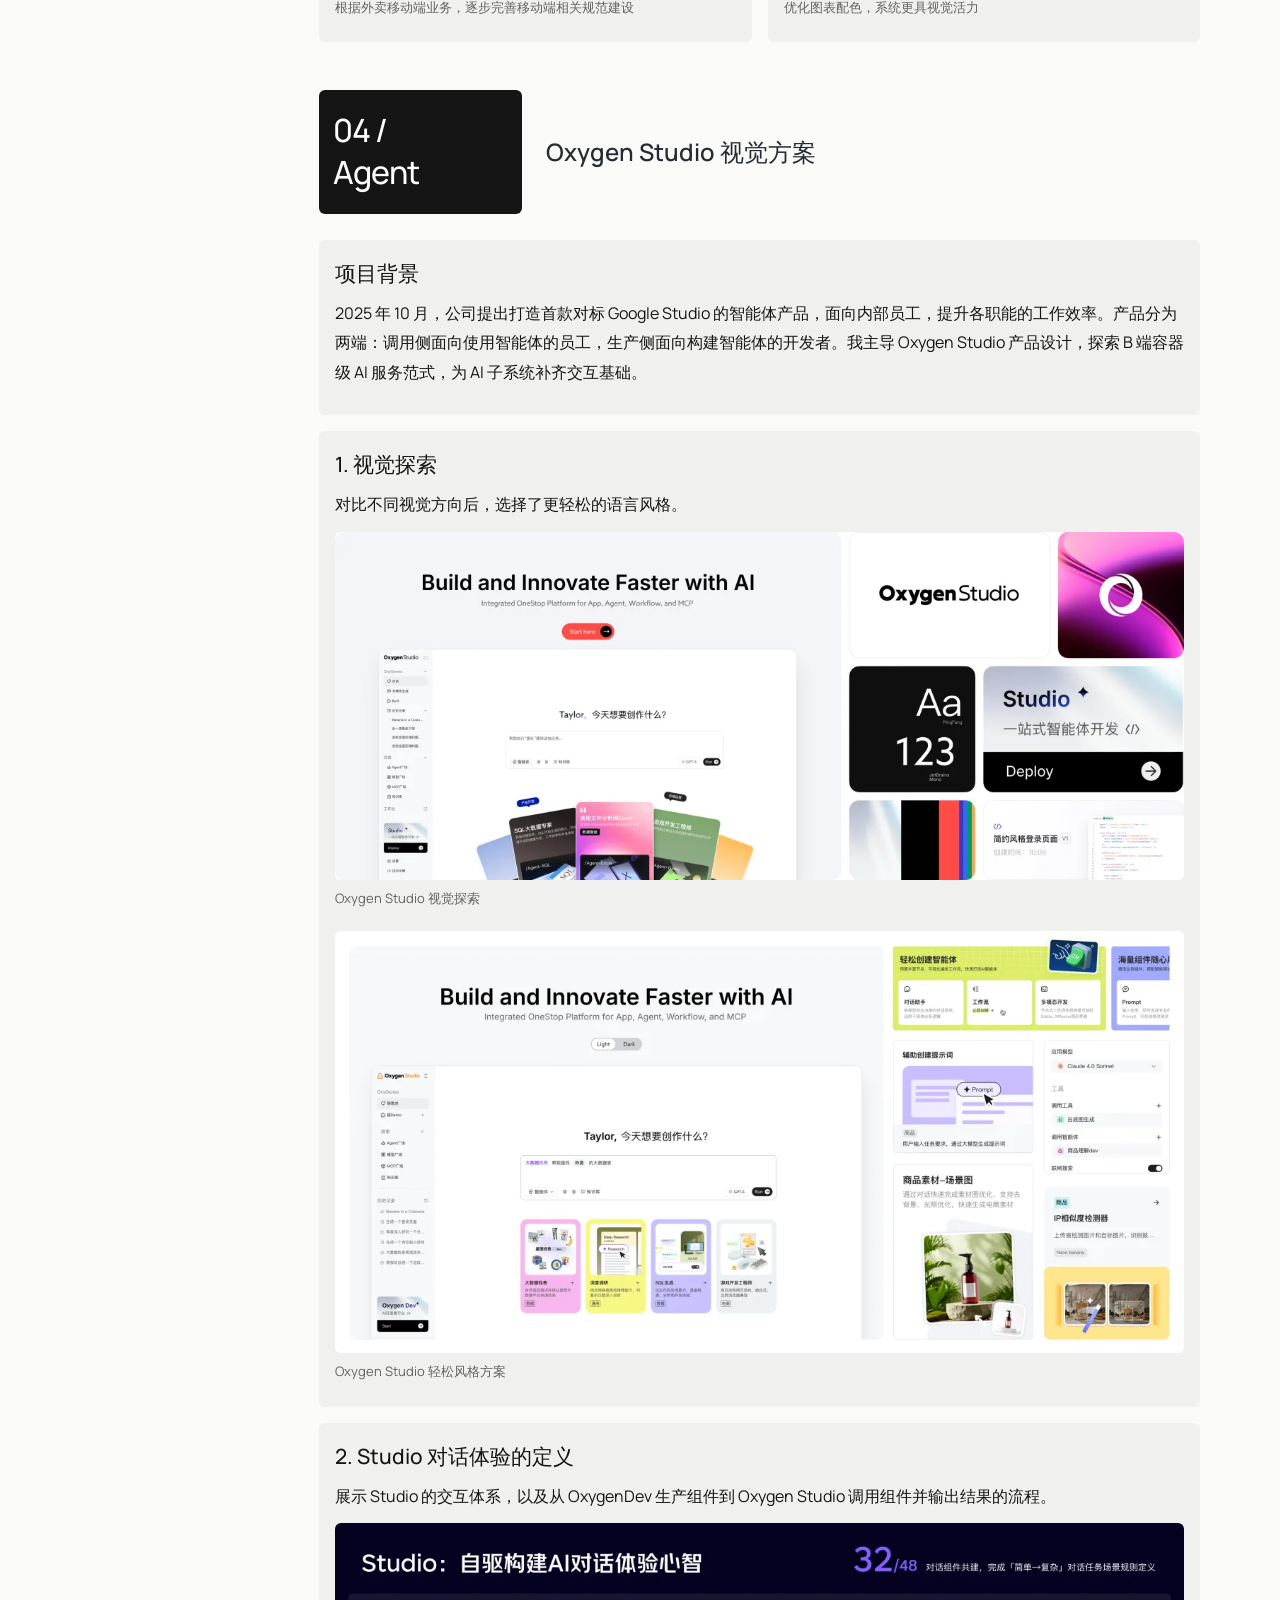
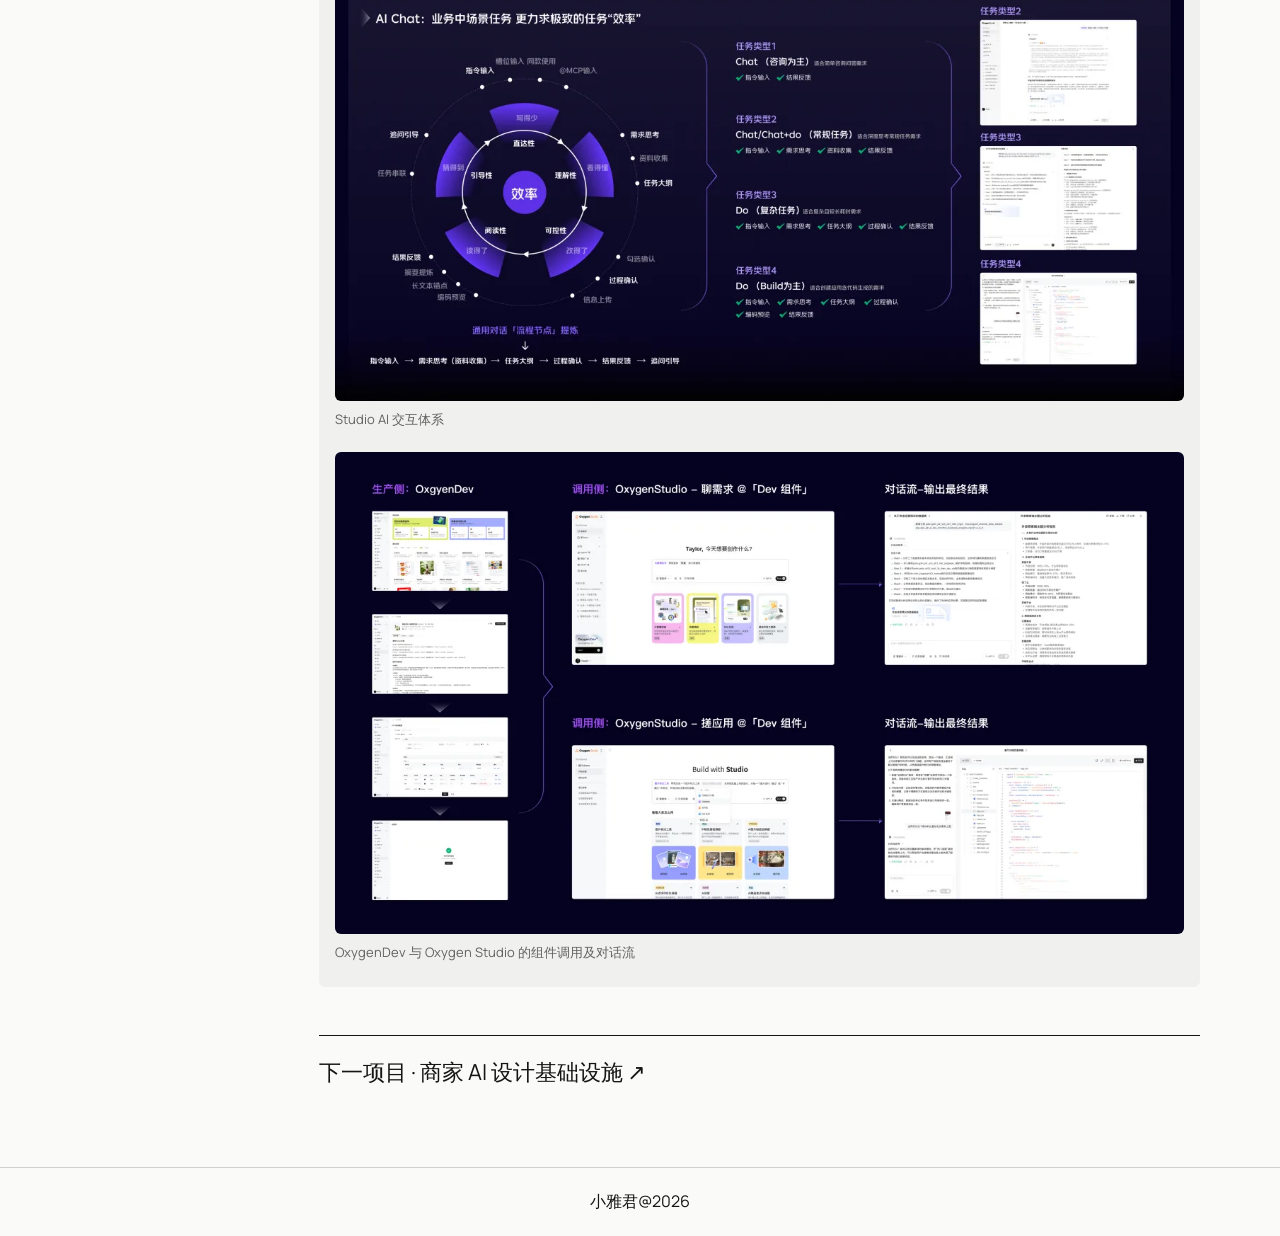
<file: design-system.html>
<!doctype html>
<html lang="zh-CN"><head><meta charset="utf-8"><meta name="viewport" content="width=device-width, initial-scale=1"><title>设计系统与运营机制</title><link rel="stylesheet" href="style.css"></head>
<body><header><div class="wrap bar"><a class="site-brand" href="index.html"><span><strong>小雅君</strong> AI 产品体验设计师</span></a><nav class="site-nav" aria-label="全站导航"><a class="meta" href="index.html#work">项目 / INDEX</a><a class="meta" href="about.html">About Me</a></nav></div></header>
<main class="wrap"><div class="case-head"><a class="meta" href="index.html#work">← 项目索引</a><p class="meta">04 / DESIGN SYSTEM</p><h1>设计系统与运营机制</h1><p class="intro">把复杂业务抽象为任务模型和可复用设计资产：Global 与 AI 范式实践</p></div><div class="layout"><nav class="toc" aria-label="案例目录"><span class="meta">案例目录</span><a href="#part-1">01 / 源力 Design System</a><a href="#part-2">02 / dongDesign B</a><a href="#part-3">03 / 子系统建设</a><a href="#part-4">04 / Oxygen Studio</a></nav><article class="design-case">
<section class="ai-part" id="part-1"><header class="chapter doc-chapter"><span>01 /<br>Foundation</span><h2>字节：源力 Design System</h2></header><div class="grid-panel design-module"><h3>从单业务标杆到跨业务体验治理</h3><p>团队承载 200 余款产品、100 多位设计师。作为项目 Owner，我用三年推动体系从组件走向场景模式与体验治理，以标准化 SOP 提升体验一致性，并通过常态化运营和共性问题专项治理提升团队设计能力。</p><figure class="plate"><a href="assets/design-system/%E5%A4%A7%E5%9B%BE.jpg" target="_blank" rel="noopener" aria-label="查看大图：源力设计体系总览"><img src="assets/design-system/previews/%E5%A4%A7%E5%9B%BE.jpg.webp" alt="源力设计体系总览" loading="lazy"></a><figcaption>源力设计体系总览</figcaption></figure></div><div class="case-grid"><div class="grid-panel"><h4>基线挑战</h4><p>缺少标杆和统一设计原则。先在单业务建立标杆。</p></div><div class="grid-panel"><h4>兼容挑战</h4><p>业务线复杂度不同，独立规范维护成本高。用场景模式与梯度规则解决共性问题。</p></div><div class="grid-panel"><h4>治理挑战</h4><p>平台资产积累断层，缺少跨场景治理方案。通过设计运营提高团队体验基线。</p></div></div><div class="grid-panel design-module"><h3>从B 端任务模型到设计资产</h3><p>把业务差异和共性整理为可复用的页面结构、信息层级和场景模式。</p><div class="plates two"><figure class="plate"><a href="assets/design-system/%E4%BB%BB%E5%8A%A1%E6%A8%A1%E5%9E%8B.jpg" target="_blank" rel="noopener" aria-label="查看大图：任务模型"><img src="assets/design-system/previews/%E4%BB%BB%E5%8A%A1%E6%A8%A1%E5%9E%8B.jpg.webp" alt="任务模型" loading="lazy"></a><figcaption>任务模型</figcaption></figure><figure class="plate"><a href="assets/design-system/%E9%A1%B5%E9%9D%A2%E7%BB%93%E6%9E%84.jpg" target="_blank" rel="noopener" aria-label="查看大图：页面结构"><img src="assets/design-system/previews/%E9%A1%B5%E9%9D%A2%E7%BB%93%E6%9E%84.jpg.webp" alt="页面结构" loading="lazy"></a><figcaption>页面结构</figcaption></figure><figure class="plate"><a href="assets/design-system/%E4%BF%A1%E6%81%AF%E6%B5%B7%E6%8B%94.jpg" target="_blank" rel="noopener" aria-label="查看大图：信息海拔"><img src="assets/design-system/previews/%E4%BF%A1%E6%81%AF%E6%B5%B7%E6%8B%94.jpg.webp" alt="信息海拔" loading="lazy"></a><figcaption>信息海拔</figcaption></figure><figure class="plate"><a href="assets/design-system/%E5%92%8C%E8%80%8C%E4%B8%8D%E5%90%8C.jpg" target="_blank" rel="noopener" aria-label="查看大图：跨业务共性与差异"><img src="assets/design-system/previews/%E5%92%8C%E8%80%8C%E4%B8%8D%E5%90%8C.jpg.webp" alt="跨业务共性与差异" loading="lazy"></a><figcaption>跨业务共性与差异</figcaption></figure><figure class="plate"><a href="assets/design-system/%E7%BB%84%E4%BB%B6%E8%B4%A8%E6%84%9F.jpg" target="_blank" rel="noopener" aria-label="查看大图：组件质感"><img src="assets/design-system/previews/%E7%BB%84%E4%BB%B6%E8%B4%A8%E6%84%9F.jpg.webp" alt="组件质感" loading="lazy"></a><figcaption>组件质感</figcaption></figure><figure class="plate plate-dark"><a href="assets/design-system/%E5%9C%BA%E6%99%AF%E6%A8%A1%E5%BC%8F.jpg" target="_blank" rel="noopener" aria-label="查看大图：场景模式"><img src="assets/design-system/previews/%E5%9C%BA%E6%99%AF%E6%A8%A1%E5%BC%8F.jpg.webp" alt="场景模式" loading="lazy"></a><figcaption>场景模式</figcaption></figure></div><figure class="plate"><a href="assets/design-system/%E4%BA%A7%E5%87%BA.jpg" target="_blank" rel="noopener" aria-label="查看大图：体系产出与业务应用"><img src="assets/design-system/previews/%E4%BA%A7%E5%87%BA.jpg.webp" alt="体系产出与业务应用" loading="lazy"></a><figcaption>体系产出与业务应用</figcaption></figure></div></section><section class="ai-part" id="part-2"><header class="chapter doc-chapter"><span>02 /<br>Migration</span><h2>京东：dongDesign B 的经验承接</h2></header><div class="grid-panel design-module"><h3>经验复制与升级</h3><p>将字节积累的规模化 B 端设计体系与场景模式治理方法迁移至京东，缩短体系建设周期，支撑 JoySeller 和外卖商家业务从零起步。建设分为视觉品质提升、场景体验标准建立和子系统扩展。</p><figure class="plate plate-dark"><a href="assets/design-system/image%2015.jpg" target="_blank" rel="noopener" aria-label="查看大图：dongDesign B 建设路径"><img src="assets/design-system/previews/image%2015.jpg.webp" alt="dongDesign B 建设路径" loading="lazy"></a><figcaption>dongDesign B 建设路径</figcaption></figure></div></section><section class="ai-part" id="part-3"><header class="chapter doc-chapter"><span>03 /<br>Expansion</span><h2>子系统建设：Global、AI 与 Mobile</h2></header><div class="grid-panel design-module"><h3>Global Design · 国际化（0–1）</h3><p>调研 Temu、TikTok、Shopify、Amazon。在人力紧缺的情况下复用 dongDesign 4.0 原子组件，新增 17 个差异组件，并用 90 个场景模板拉齐规则与使用指南。针对字体、字阶、留白间距做全局定制，强化操作提示、反馈与布局适配。</p><div class="plates two global-frames"><figure class="plate"><a href="assets/design-system/image%2012.jpg" target="_blank" rel="noopener" aria-label="查看大图：Global 字体、字阶、间距与表单布局"><img src="assets/design-system/previews/image%2012.jpg.webp" alt="Global 字体、字阶、间距与表单布局" loading="lazy"></a><figcaption>Global 字体、字阶、间距与表单布局</figcaption></figure><figure class="plate"><a href="assets/design-system/image%2013.jpg" target="_blank" rel="noopener" aria-label="查看大图：Global 表格、表单和详情页示例"><img src="assets/design-system/previews/image%2013.jpg.webp" alt="Global 表格、表单和详情页示例" loading="lazy"></a><figcaption>Global 表格、表单和详情页示例</figcaption></figure></div></div><div class="grid-panel design-module"><h3>AI Design · B 端AI 设计范式（2025版）</h3><p>盘点 B 端 32 条业务线，归纳触点类与对话类两种服务能力。对照 Bolt、Trae、Google Studio、Manus、扣子、豆包和 DeepSeek，提炼单点式、嵌入式、伴随式、独立式四类容器，并制定不同任务场景的对话流节点组合规则。</p><figure class="plate plate-dark"><a href="assets/design-system/image%2011.jpg" target="_blank" rel="noopener" aria-label="查看大图：dongDesign AI 视觉与组件总览"><img src="assets/design-system/previews/image%2011.jpg.webp" alt="dongDesign AI 视觉与组件总览" loading="lazy"></a><figcaption>dongDesign AI 视觉与组件总览</figcaption></figure></div><h3>1. 容器级4类AI服务范式</h3><div class="ai-service-grid"><div class="ai-service-group"><h4>触点类</h4><div class="ai-service-pair"><div class="grid-panel ai-service-card"><figure class="plate"><a href="assets/design-system/image%201.jpg" target="_blank" rel="noopener" aria-label="查看大图：单点式 · 容器"><img src="assets/design-system/previews/image%201.jpg.webp" alt="单点式 · 容器" loading="lazy"></a><figcaption>单点式 · 容器</figcaption></figure><figure class="plate"><a href="assets/design-system/image%205.jpg" target="_blank" rel="noopener" aria-label="查看大图：单点式 · 交互示例"><img src="assets/design-system/previews/image%205.jpg.webp" alt="单点式 · 交互示例" loading="lazy"></a><figcaption>单点式 · 交互示例</figcaption></figure></div><div class="grid-panel ai-service-card"><figure class="plate"><a href="assets/design-system/image%202.jpg" target="_blank" rel="noopener" aria-label="查看大图：嵌入式 · 容器"><img src="assets/design-system/previews/image%202.jpg.webp" alt="嵌入式 · 容器" loading="lazy"></a><figcaption>嵌入式 · 容器</figcaption></figure><figure class="plate"><a href="assets/design-system/image%206.jpg" target="_blank" rel="noopener" aria-label="查看大图：嵌入式 · 交互示例"><img src="assets/design-system/previews/image%206.jpg.webp" alt="嵌入式 · 交互示例" loading="lazy"></a><figcaption>嵌入式 · 交互示例</figcaption></figure></div></div></div><div class="ai-service-group"><h4>对话类</h4><div class="ai-service-pair"><div class="grid-panel ai-service-card"><figure class="plate"><a href="assets/design-system/image%203.jpg" target="_blank" rel="noopener" aria-label="查看大图：伴随式 · 容器"><img src="assets/design-system/previews/image%203.jpg.webp" alt="伴随式 · 容器" loading="lazy"></a><figcaption>伴随式 · 容器</figcaption></figure><figure class="plate"><a href="assets/design-system/image%207.jpg" target="_blank" rel="noopener" aria-label="查看大图：伴随式 · 交互示例"><img src="assets/design-system/previews/image%207.jpg.webp" alt="伴随式 · 交互示例" loading="lazy"></a><figcaption>伴随式 · 交互示例</figcaption></figure></div><div class="grid-panel ai-service-card"><figure class="plate"><a href="assets/design-system/image%204.jpg" target="_blank" rel="noopener" aria-label="查看大图：独立式 · 容器"><img src="assets/design-system/previews/image%204.jpg.webp" alt="独立式 · 容器" loading="lazy"></a><figcaption>独立式 · 容器</figcaption></figure><figure class="plate"><a href="assets/design-system/image%208.jpg" target="_blank" rel="noopener" aria-label="查看大图：独立式 · 交互示例"><img src="assets/design-system/previews/image%208.jpg.webp" alt="独立式 · 交互示例" loading="lazy"></a><figcaption>独立式 · 交互示例</figcaption></figure></div></div></div></div><div class="grid-panel design-module"><h3>2. AI组件沉淀</h3><figure class="plate plate-dark"><a href="assets/design-system/image%209.jpg" target="_blank" rel="noopener" aria-label="查看大图：AI 组件沉淀"><img src="assets/design-system/previews/image%209.jpg.webp" alt="AI 组件沉淀" loading="lazy"></a><figcaption>AI 组件沉淀</figcaption></figure></div><div class="grid-panel design-module"><h3>3. 规则用法：对话式交互快慢思考的演进</h3><figure class="plate"><a href="assets/design-system/image%2010.jpg" target="_blank" rel="noopener" aria-label="查看大图：对话式交互快慢思考的演进"><img src="assets/design-system/previews/image%2010.jpg.webp" alt="对话式交互快慢思考的演进" loading="lazy"></a><figcaption>对话式交互快慢思考的演进</figcaption></figure></div><h3 id="mobile-charts">子系统3：Mobile Charts Design</h3><div class="plates two design-mobile-grid"><div class="grid-panel design-module"><figure class="plate"><a href="assets/design-system/image%2020.jpg" target="_blank" rel="noopener" aria-label="查看大图：根据外卖移动端业务，逐步完善移动端相关规范建设"><img src="assets/design-system/previews/image%2020.jpg.webp" alt="根据外卖移动端业务，逐步完善移动端相关规范建设" loading="lazy"></a><figcaption>根据外卖移动端业务，逐步完善移动端相关规范建设</figcaption></figure></div><div class="grid-panel design-module"><figure class="plate"><a href="assets/design-system/image%2021.jpg" target="_blank" rel="noopener" aria-label="查看大图：优化图表配色，系统更具视觉活力"><img src="assets/design-system/previews/image%2021.jpg.webp" alt="优化图表配色，系统更具视觉活力" loading="lazy"></a><figcaption>优化图表配色，系统更具视觉活力</figcaption></figure></div></div></section><section class="ai-part" id="part-4"><header class="chapter doc-chapter"><span>04 /<br>Agent</span><h2>Oxygen Studio 视觉方案</h2></header><div class="grid-panel design-module"><h3>项目背景</h3><p>2025 年 10 月，公司提出打造首款对标 Google Studio 的智能体产品，面向内部员工，提升各职能的工作效率。产品分为两端：调用侧面向使用智能体的员工，生产侧面向构建智能体的开发者。我主导 Oxygen Studio 产品设计，探索 B 端容器级 AI 服务范式，为 AI 子系统补齐交互基础。</p></div><div class="grid-panel design-module"><h3>1. 视觉探索</h3><p>对比不同视觉方向后，选择了更轻松的语言风格。</p><figure class="plate"><a href="assets/design-system/image%2018.jpg" target="_blank" rel="noopener" aria-label="查看大图：Oxygen Studio 视觉探索"><img src="assets/design-system/previews/image%2018.jpg.webp" alt="Oxygen Studio 视觉探索" loading="lazy"></a><figcaption>Oxygen Studio 视觉探索</figcaption></figure><figure class="plate"><a href="assets/design-system/image%2017.jpg" target="_blank" rel="noopener" aria-label="查看大图：Oxygen Studio 轻松风格方案"><img src="assets/design-system/previews/image%2017.jpg.webp" alt="Oxygen Studio 轻松风格方案" loading="lazy"></a><figcaption>Oxygen Studio 轻松风格方案</figcaption></figure></div><div class="grid-panel design-module"><h3>2. Studio 对话体验的定义</h3><p>展示 Studio 的交互体系，以及从 OxygenDev 生产组件到 Oxygen Studio 调用组件并输出结果的流程。</p><figure class="plate plate-dark"><a href="assets/design-system/image%2014.jpg" target="_blank" rel="noopener" aria-label="查看大图：Studio AI 交互体系"><img src="assets/design-system/previews/image%2014.jpg.webp" alt="Studio AI 交互体系" loading="lazy"></a><figcaption>Studio AI 交互体系</figcaption></figure><figure class="plate plate-dark"><a href="assets/design-system/image%2016.jpg" target="_blank" rel="noopener" aria-label="查看大图：OxygenDev 与 Oxygen Studio 的组件调用及对话流"><img src="assets/design-system/previews/image%2016.jpg.webp" alt="OxygenDev 与 Oxygen Studio 的组件调用及对话流" loading="lazy"></a><figcaption>OxygenDev 与 Oxygen Studio 的组件调用及对话流</figcaption></figure></div></section><a class="next" href="merchant-ai.html">下一项目 · 商家 AI 设计基础设施 ↗</a></article></div></main>
<footer><div class="wrap"><span>小雅君@2026</span></div></footer></body></html>
</file>
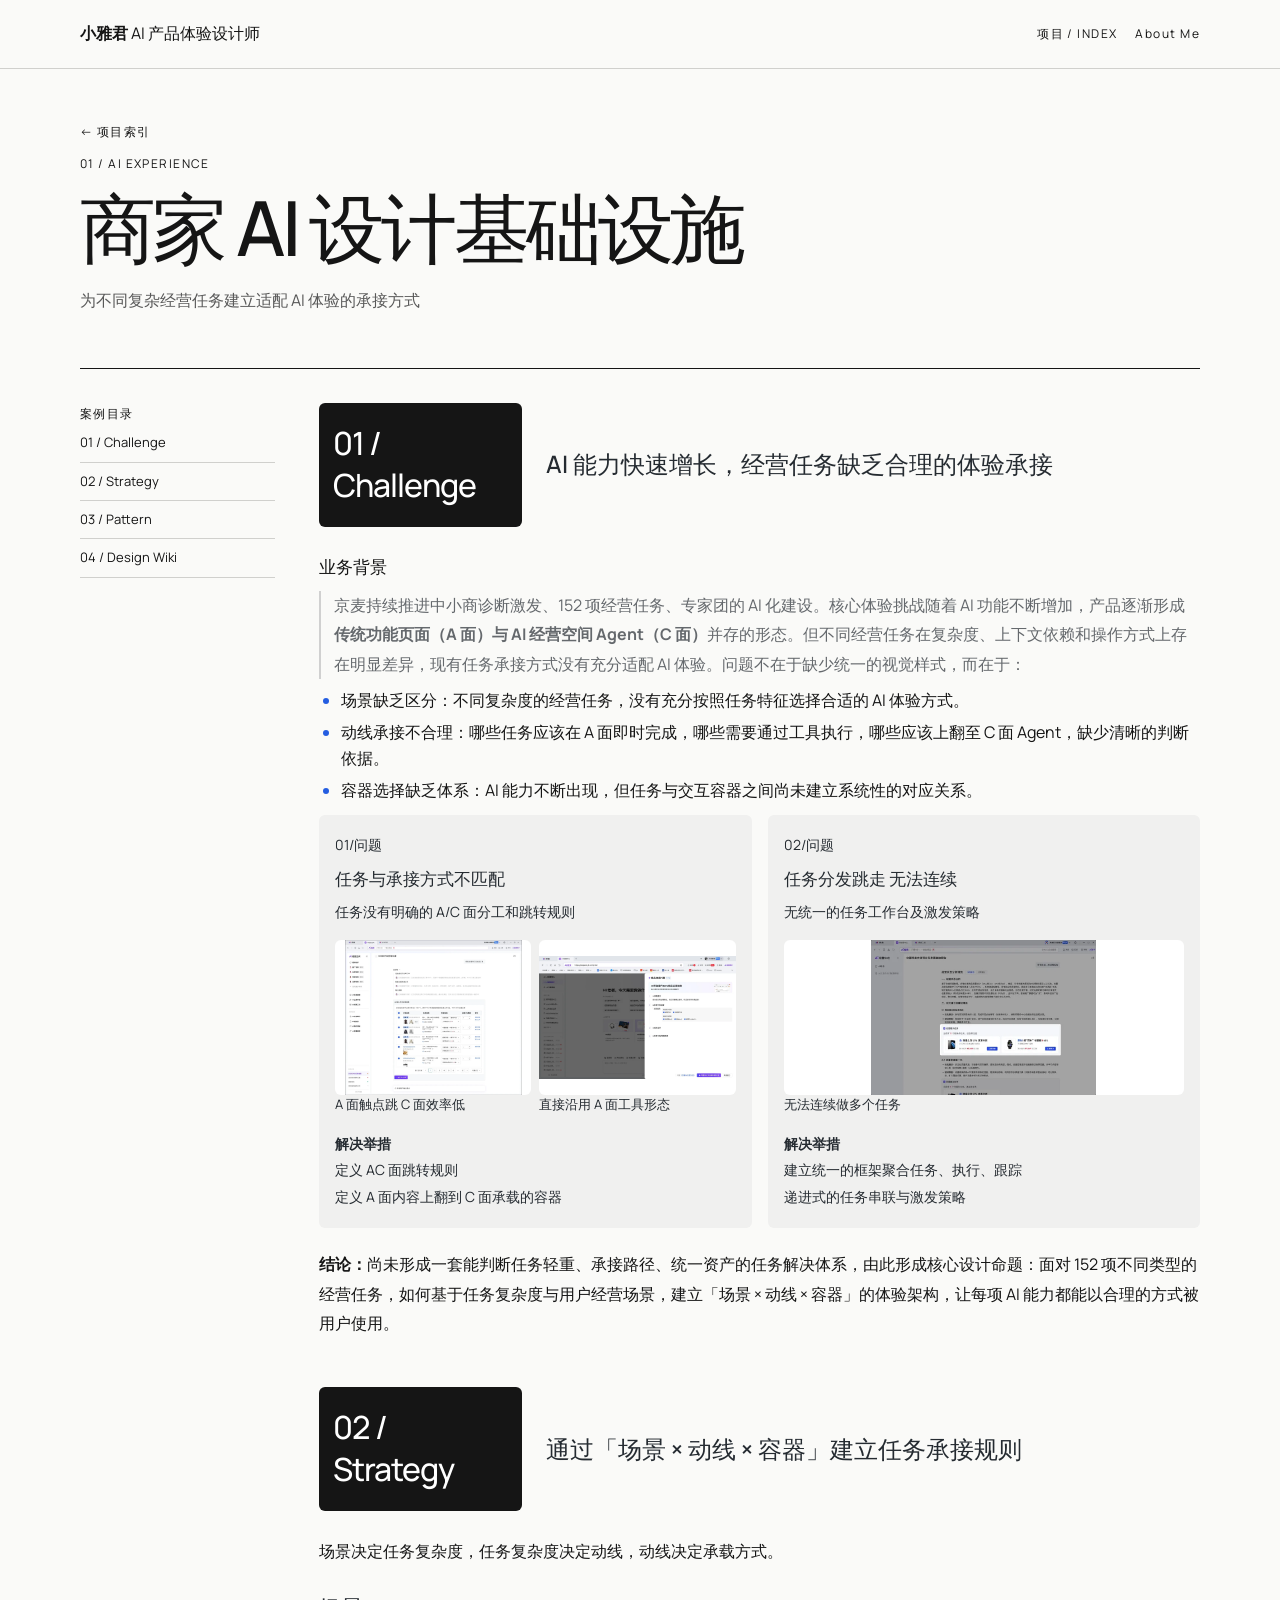
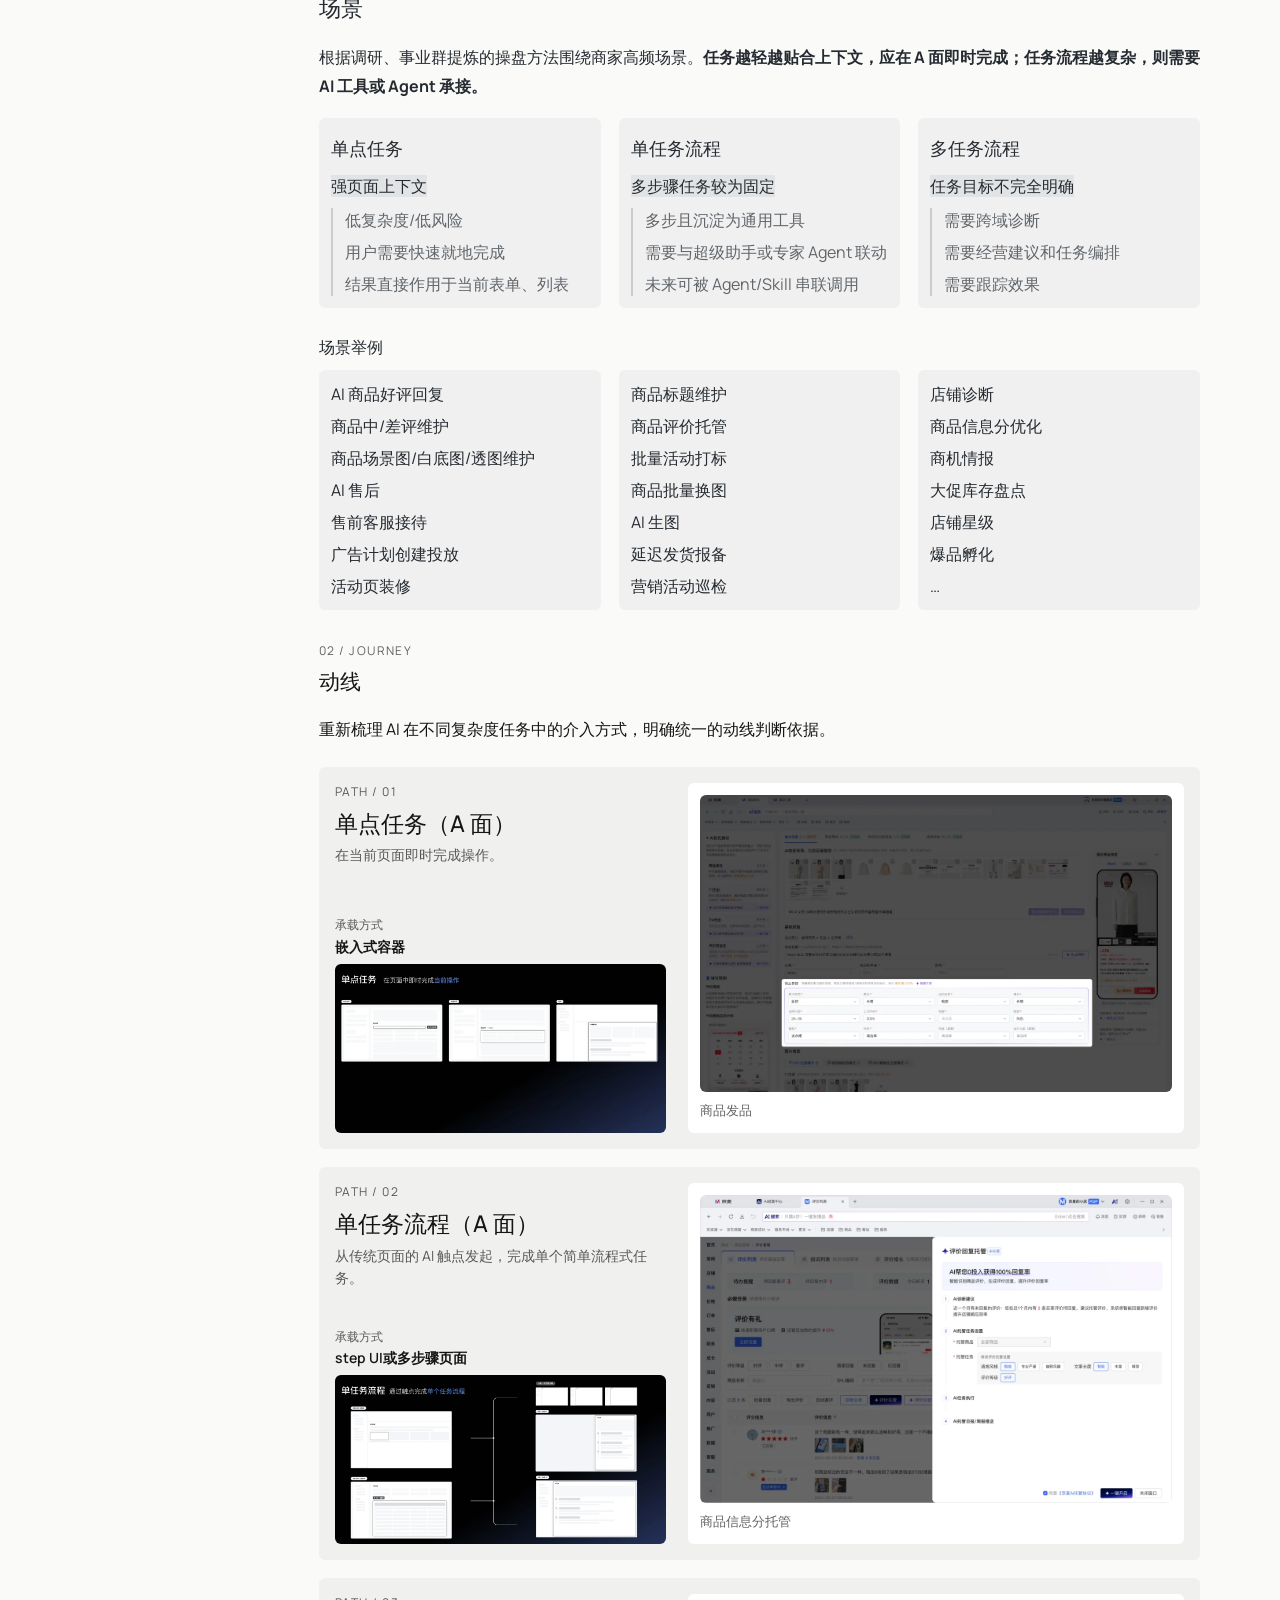
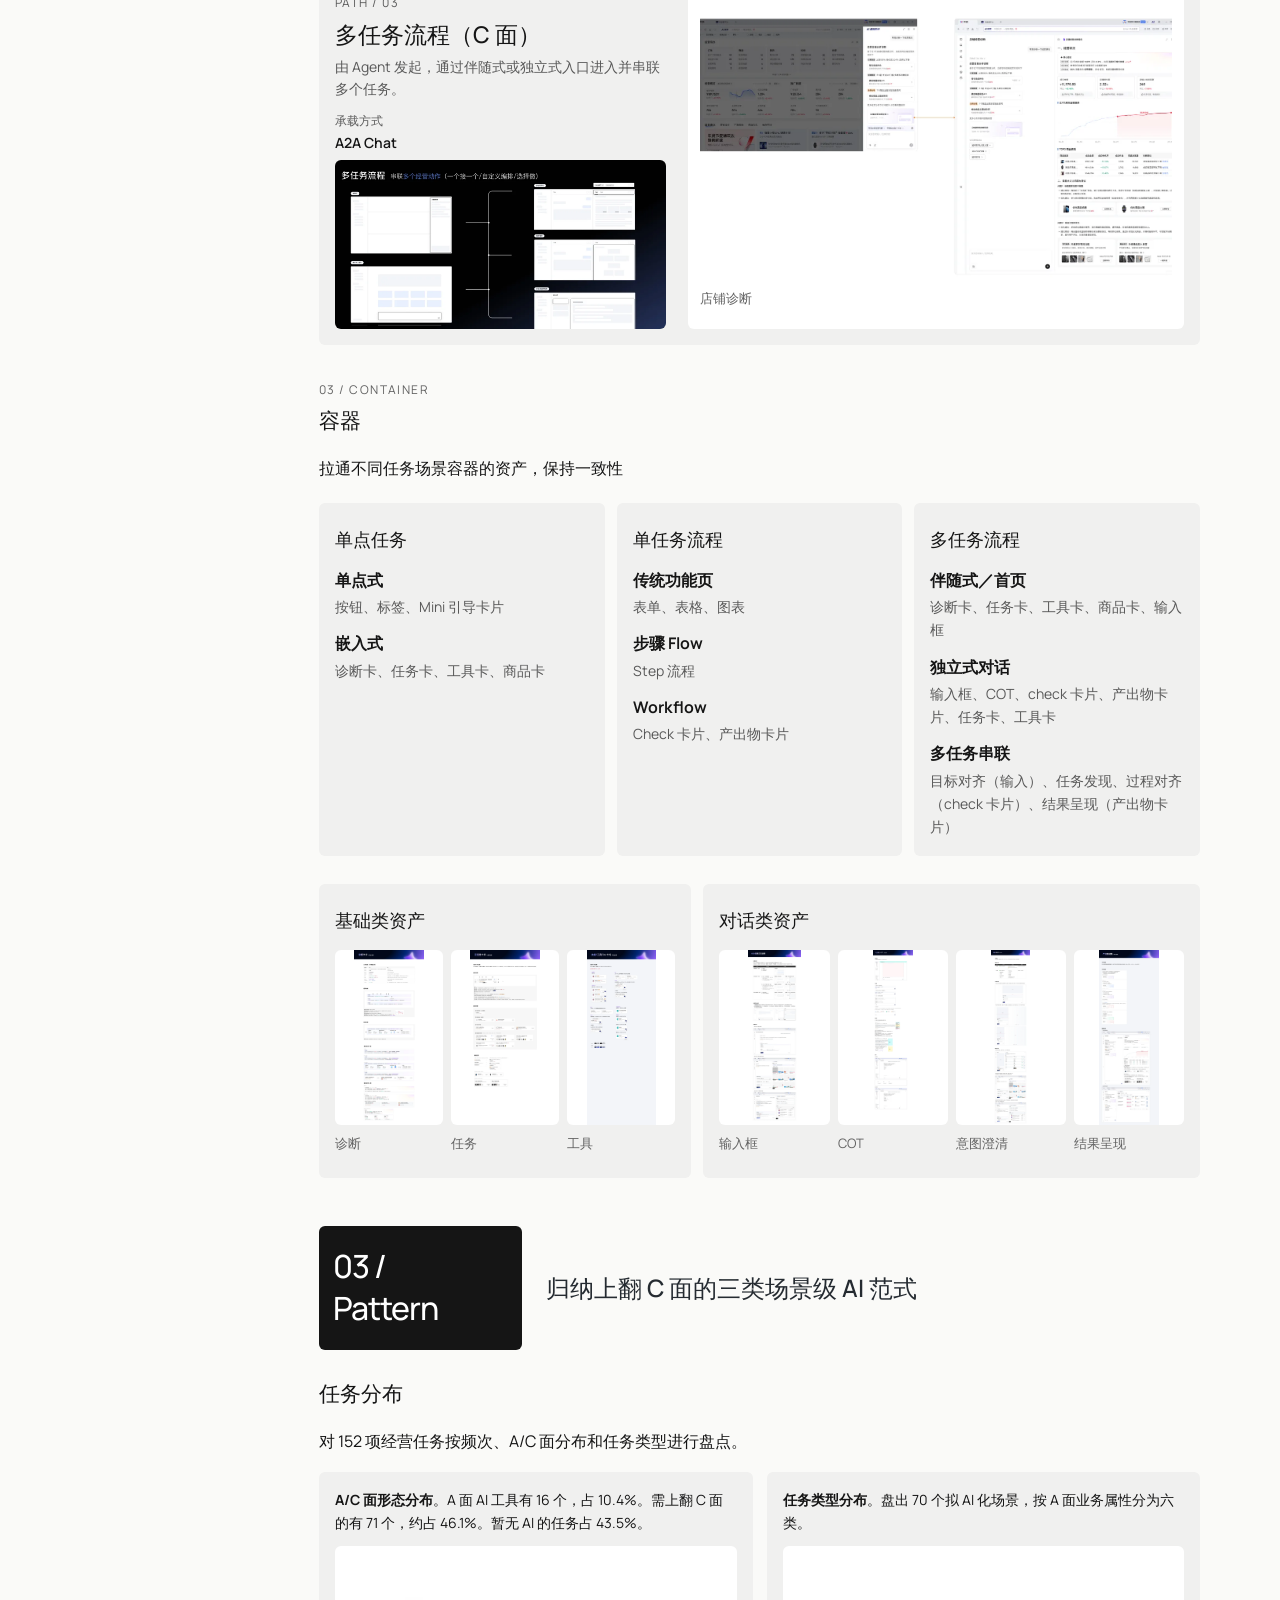
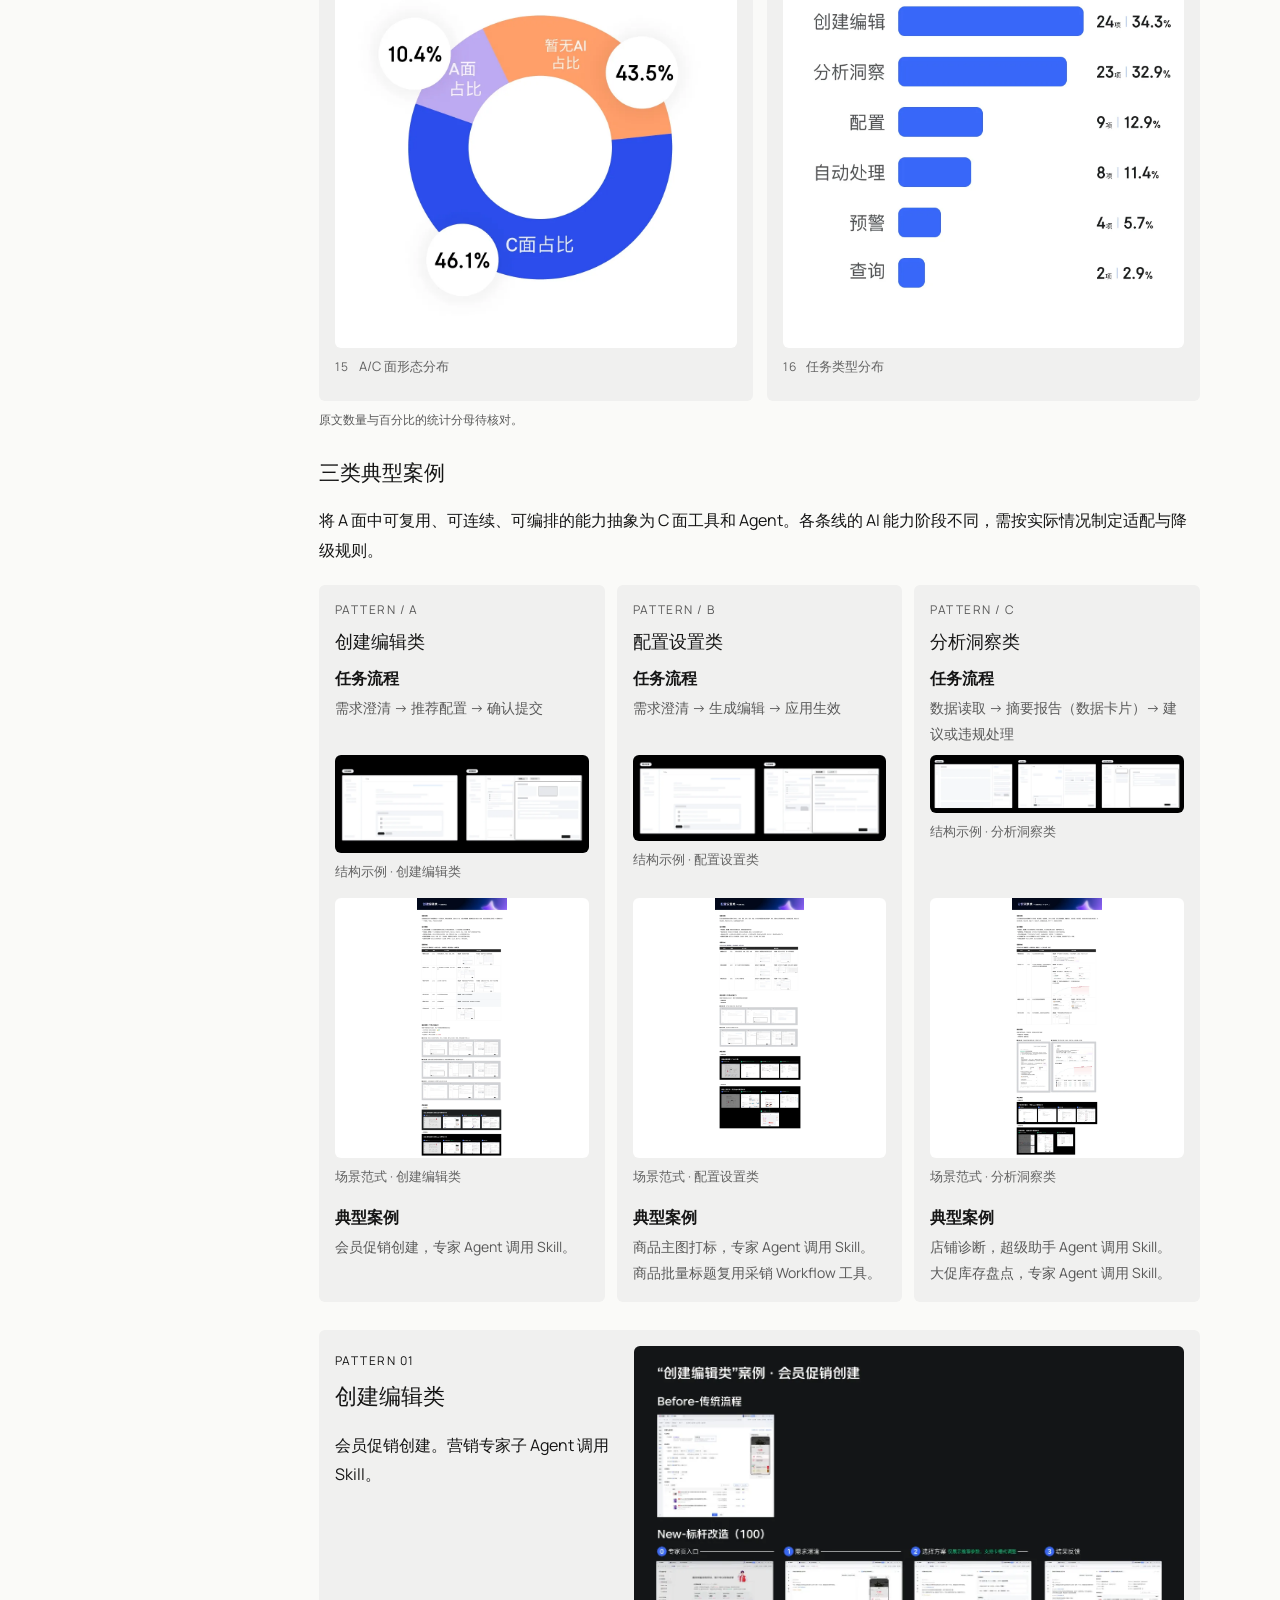
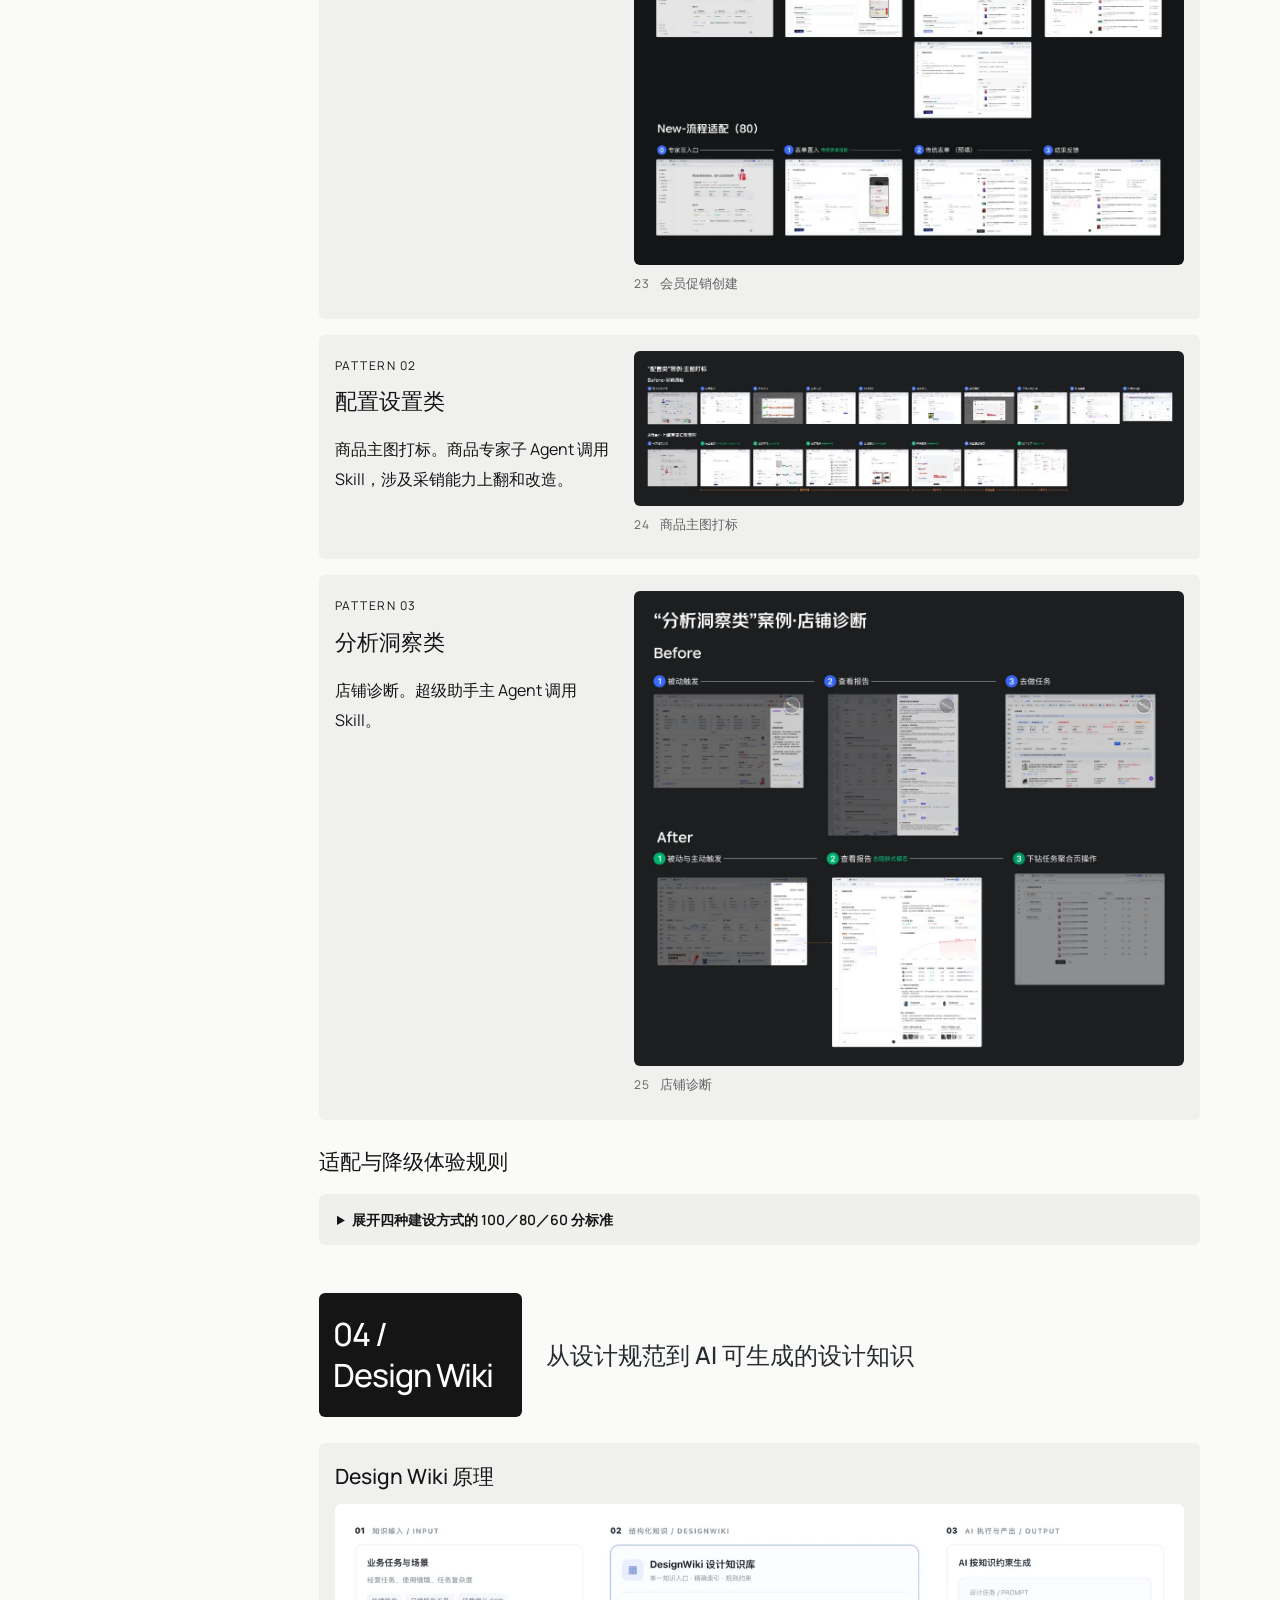
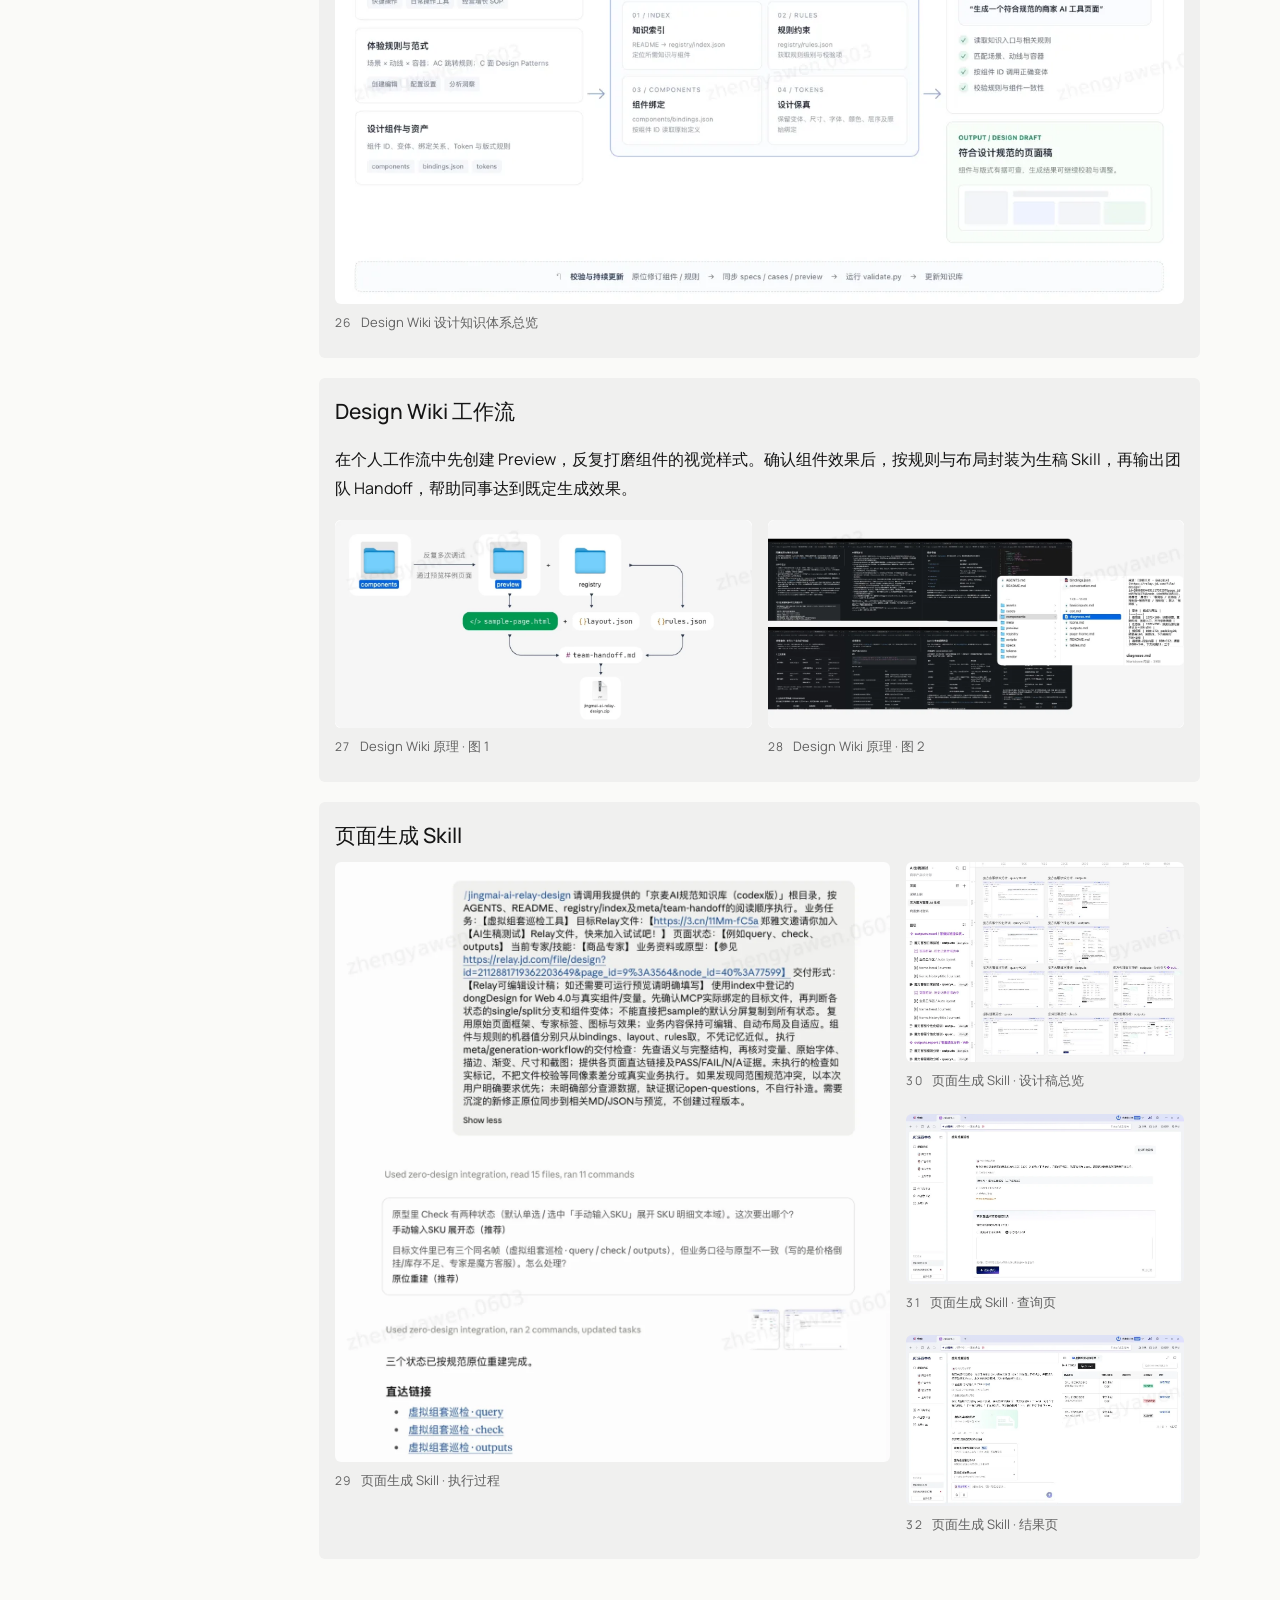
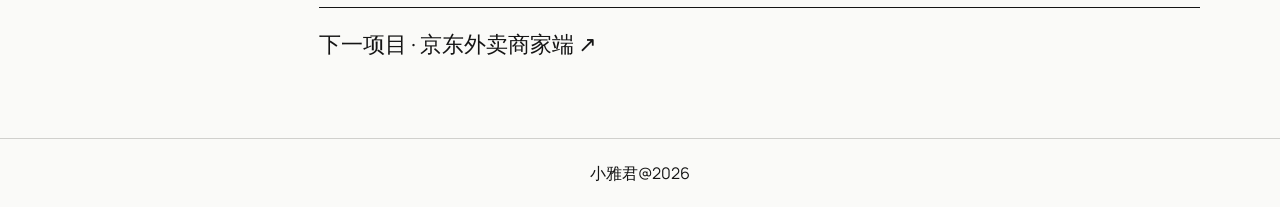
<file: merchant-ai.html>
<!doctype html>
<html lang="zh-CN"><head><meta charset="utf-8"><meta name="viewport" content="width=device-width, initial-scale=1"><title>商家 AI 设计基础设施</title><link rel="stylesheet" href="style.css?v=journey-title-spacing"></head>
<body><header><div class="wrap bar"><a class="site-brand" href="index.html"><span><strong>小雅君</strong> AI 产品体验设计师</span></a><nav class="site-nav" aria-label="全站导航"><a class="meta" href="index.html#work">项目 / INDEX</a><a class="meta" href="about.html">About Me</a></nav></div></header>
<main class="wrap"><div class="case-head"><a class="meta" href="index.html#work">← 项目索引</a><p class="meta">01 / AI EXPERIENCE</p><h1>商家 AI 设计基础设施</h1><p class="intro">为不同复杂经营任务建立适配 AI 体验的承接方式</p></div><div class="layout"><nav class="toc" aria-label="案例目录"><span class="meta">案例目录</span><a href="#part-1">01 / Challenge</a><a href="#part-2">02 / Strategy</a><a href="#part-3">03 / Pattern</a><a href="#part-4">04 / Design Wiki</a></nav><article id="overview">
<section class="ai-part" id="part-1">
<header class="chapter doc-chapter"><span>01 /<br>Challenge</span><h2>AI 能力快速增长，经营任务缺乏合理的体验承接</h2></header>
<h3 class="doc-background-title">业务背景</h3>
<p class="challenge-context">京麦持续推进中小商诊断激发、152 项经营任务、专家团的 AI 化建设。核心体验挑战随着 AI 功能不断增加，产品逐渐形成<strong>传统功能页面（A 面）与 AI 经营空间 Agent（C 面）</strong>并存的形态。但不同经营任务在复杂度、上下文依赖和操作方式上存在明显差异，现有任务承接方式没有充分适配 AI 体验。问题不在于缺少统一的视觉样式，而在于：</p>
<ul class="doc-issues">
<li>场景缺乏区分：不同复杂度的经营任务，没有充分按照任务特征选择合适的 AI 体验方式。</li>
<li>动线承接不合理：哪些任务应该在 A 面即时完成，哪些需要通过工具执行，哪些应该上翻至 C 面 Agent，缺少清晰的判断依据。</li>
<li>容器选择缺乏体系：AI 能力不断出现，但任务与交互容器之间尚未建立系统性的对应关系。</li>
</ul>
<div class="challenge-comparison" aria-label="问题、原因、案例与解决举措">
  <section class="challenge-track" aria-labelledby="challenge-fit">
    <div class="doc-problem"><span>01/问题</span><h4 id="challenge-fit">任务与承接方式不匹配</h4><p>任务没有明确的 A/C 面分工和跳转规则</p></div>
    <div class="challenge-shots"><figure class="plate"><a href="assets/merchant-ai/01.jpg" target="_blank" rel="noopener" aria-label="查看大图：A 面触点跳 C 面效率低"><img src="assets/merchant-ai/previews/01.jpg.webp" alt="A 面触点跳 C 面效率低" loading="lazy"></a><figcaption><span class="num">01</span>A 面触点跳 C 面效率低</figcaption></figure><figure class="plate"><a href="assets/merchant-ai/02.jpg" target="_blank" rel="noopener" aria-label="查看大图：直接沿用 A 面工具形态"><img src="assets/merchant-ai/previews/02.jpg.webp" alt="直接沿用 A 面工具形态" loading="lazy"></a><figcaption><span class="num">02</span>直接沿用 A 面工具形态</figcaption></figure></div>
    <div class="doc-response"><strong>解决举措</strong><p>定义 AC 面跳转规则</p><p>定义 A 面内容上翻到 C 面承载的容器</p></div>
  </section>
  <section class="challenge-track" aria-labelledby="challenge-continuity">
    <div class="doc-problem"><span>02/问题</span><h4 id="challenge-continuity">任务分发跳走 无法连续</h4><p>无统一的任务工作台及激发策略</p></div>
    <div class="challenge-shots"><figure class="plate"><a href="assets/merchant-ai/03.jpg" target="_blank" rel="noopener" aria-label="查看大图：无法连续做多个任务"><img src="assets/merchant-ai/previews/03.jpg.webp" alt="无法连续做多个任务" loading="lazy"></a><figcaption><span class="num">03</span>无法连续做多个任务</figcaption></figure></div>
    <div class="doc-response"><strong>解决举措</strong><p>建立统一的框架聚合任务、执行、跟踪</p><p>递进式的任务串联与激发策略</p></div>
  </section>
</div>
<p class="doc-conclusion"><strong>结论：</strong>尚未形成一套能判断任务轻重、承接路径、统一资产的任务解决体系，由此形成核心设计命题：面对 152 项不同类型的经营任务，如何基于任务复杂度与用户经营场景，建立「场景 × 动线 × 容器」的体验架构，让每项 AI 能力都能以合理的方式被用户使用。</p>
</section>

<section class="ai-part" id="part-2">
<header class="chapter doc-chapter"><span>02 /<br>Strategy</span><h2>通过「场景 × 动线 × 容器」建立任务承接规则</h2></header>
<p>场景决定任务复杂度，任务复杂度决定动线，动线决定承载方式。</p>
<section class="doc-scenario" aria-labelledby="scenario-title"><h3 id="scenario-title">场景</h3><p>根据调研、事业群提炼的操盘方法围绕商家高频场景。<strong>任务越轻越贴合上下文，应在 A 面即时完成；任务流程越复杂，则需要 AI 工具或 Agent 承接。</strong></p><div class="doc-scenario-grid"><div class="doc-scenario-card"><h4>单点任务</h4><mark>强页面上下文</mark><ul class="doc-rules"><li>低复杂度/低风险</li><li>用户需要快速就地完成</li><li>结果直接作用于当前表单、列表</li></ul></div><div class="doc-scenario-card"><h4>单任务流程</h4><mark>多步骤任务较为固定</mark><ul class="doc-rules"><li>多步且沉淀为通用工具</li><li>需要与超级助手或专家 Agent 联动</li><li>未来可被 Agent/Skill 串联调用</li></ul></div><div class="doc-scenario-card"><h4>多任务流程</h4><mark>任务目标不完全明确</mark><ul class="doc-rules"><li>需要跨域诊断</li><li>需要经营建议和任务编排</li><li>需要跟踪效果</li></ul></div></div><h4 class="doc-examples-title">场景举例</h4><div class="doc-scenario-grid"><ul class="doc-scenario-card doc-examples" aria-label="单点任务场景举例"><li>AI 商品好评回复</li><li>商品中/差评维护</li><li>商品场景图/白底图/透图维护</li><li>AI 售后</li><li>售前客服接待</li><li>广告计划创建投放</li><li>活动页装修</li></ul><ul class="doc-scenario-card doc-examples" aria-label="单任务流程场景举例"><li>商品标题维护</li><li>商品评价托管</li><li>批量活动打标</li><li>商品批量换图</li><li>AI 生图</li><li>延迟发货报备</li><li>营销活动巡检</li></ul><ul class="doc-scenario-card doc-examples" aria-label="多任务流程场景举例"><li>店铺诊断</li><li>商品信息分优化</li><li>商机情报</li><li>大促库存盘点</li><li>店铺星级</li><li>爆品孵化</li><li>…</li></ul></div></section>
<h3><span class="meta strategy-index">02 / JOURNEY</span>动线</h3>
<p>重新梳理 AI 在不同复杂度任务中的介入方式，明确统一的动线判断依据。</p>
<div class="journey-grid">
<section class="journey-row" aria-labelledby="journey-1"><div class="journey-copy"><span class="meta">PATH / 01</span><h4 id="journey-1">单点任务（A 面）</h4><p>在当前页面即时完成操作。</p><dl><dt>承载方式</dt><dd>嵌入式容器</dd></dl><figure class="plate plate-dark"><a href="assets/merchant-ai/05.jpg" target="_blank" rel="noopener" aria-label="查看大图：单点任务（A 面）示意图"><img src="assets/merchant-ai/previews/05.jpg.webp" alt="单点任务（A 面）示意图" loading="lazy"></a></figure></div><div class="journey-example"><figure class="plate"><a href="assets/merchant-ai/create.jpg" target="_blank" rel="noopener" aria-label="查看大图：商品发品"><img src="assets/merchant-ai/previews/create.jpg.webp" alt="商品发品" loading="lazy"></a><figcaption><span class="num"></span>商品发品</figcaption></figure></div></section>
<section class="journey-row" aria-labelledby="journey-2"><div class="journey-copy"><span class="meta">PATH / 02</span><h4 id="journey-2">单任务流程（A 面）</h4><p>从传统页面的 AI 触点发起，完成单个简单流程式任务。</p><dl><dt>承载方式</dt><dd>step UI或多步骤页面</dd></dl><figure class="plate plate-dark"><a href="assets/merchant-ai/06.jpg" target="_blank" rel="noopener" aria-label="查看大图：单任务流程（A 面）示意图"><img src="assets/merchant-ai/previews/06.jpg.webp" alt="单任务流程（A 面）示意图" loading="lazy"></a></figure></div><div class="journey-example"><figure class="plate"><a href="assets/merchant-ai/collocation.jpg" target="_blank" rel="noopener" aria-label="查看大图：商品信息分托管"><img src="assets/merchant-ai/previews/collocation.jpg.webp" alt="商品信息分托管" loading="lazy"></a><figcaption><span class="num"></span>商品信息分托管</figcaption></figure></div></section>
<section class="journey-row" aria-labelledby="journey-3"><div class="journey-copy"><span class="meta">PATH / 03</span><h4 id="journey-3">多任务流程（C 面）</h4><p>由 Agent 发起，通过伴随式或独立式入口进入并串联多个任务。</p><dl><dt>承载方式</dt><dd>A2A Chat</dd></dl><figure class="plate plate-dark"><a href="assets/merchant-ai/07.jpg" target="_blank" rel="noopener" aria-label="查看大图：多任务流程（C 面）示意图"><img src="assets/merchant-ai/previews/07.jpg.webp" alt="多任务流程（C 面）示意图" loading="lazy"></a></figure></div><div class="journey-example"><figure class="plate"><a href="assets/merchant-ai/report.jpg" target="_blank" rel="noopener" aria-label="查看大图：店铺诊断"><img src="assets/merchant-ai/previews/report.jpg.webp" alt="店铺诊断" loading="lazy"></a><figcaption><span class="num"></span>店铺诊断</figcaption></figure></div></section>
</div>
<h3 id="container-grid"><span class="meta strategy-index">03 / CONTAINER</span>容器</h3>
<p>拉通不同任务场景容器的资产，保持一致性</p>
<div class="case-grid container-matrix"><div class="grid-panel"><h4>单点任务</h4><dl><dt>单点式</dt><dd>按钮、标签、Mini 引导卡片</dd><dt>嵌入式</dt><dd>诊断卡、任务卡、工具卡、商品卡</dd></dl></div><div class="grid-panel"><h4>单任务流程</h4><dl><dt>传统功能页</dt><dd>表单、表格、图表</dd><dt>步骤 Flow</dt><dd>Step 流程</dd><dt>Workflow</dt><dd>Check 卡片、产出物卡片</dd></dl></div><div class="grid-panel"><h4>多任务流程</h4><dl><dt>伴随式／首页</dt><dd>诊断卡、任务卡、工具卡、商品卡、输入框</dd><dt>独立式对话</dt><dd>输入框、COT、check 卡片、产出物卡片、任务卡、工具卡</dd><dt>多任务串联</dt><dd>目标对齐（输入）、任务发现、过程对齐（check 卡片）、结果呈现（产出物卡片）</dd></dl></div></div><div class="asset-grid"><div class="grid-panel"><h4>基础类资产</h4><div class="asset-items"><figure class="plate"><a href="assets/merchant-ai/08.jpg" target="_blank" rel="noopener" aria-label="查看大图：诊断"><img src="assets/merchant-ai/previews/08.jpg.webp" alt="诊断" loading="lazy"></a><figcaption><span class="num">08</span>诊断</figcaption></figure><figure class="plate"><a href="assets/merchant-ai/09.jpg" target="_blank" rel="noopener" aria-label="查看大图：任务"><img src="assets/merchant-ai/previews/09.jpg.webp" alt="任务" loading="lazy"></a><figcaption><span class="num">09</span>任务</figcaption></figure><figure class="plate"><a href="assets/merchant-ai/10.jpg" target="_blank" rel="noopener" aria-label="查看大图：工具"><img src="assets/merchant-ai/previews/10.jpg.webp" alt="工具" loading="lazy"></a><figcaption><span class="num">10</span>工具</figcaption></figure></div></div><div class="grid-panel"><h4>对话类资产</h4><div class="asset-items"><figure class="plate"><a href="assets/merchant-ai/11.jpg" target="_blank" rel="noopener" aria-label="查看大图：输入框"><img src="assets/merchant-ai/previews/11.jpg.webp" alt="输入框" loading="lazy"></a><figcaption><span class="num">11</span>输入框</figcaption></figure><figure class="plate"><a href="assets/merchant-ai/12.jpg" target="_blank" rel="noopener" aria-label="查看大图：COT"><img src="assets/merchant-ai/previews/12.jpg.webp" alt="COT" loading="lazy"></a><figcaption><span class="num">12</span>COT</figcaption></figure><figure class="plate"><a href="assets/merchant-ai/13.jpg" target="_blank" rel="noopener" aria-label="查看大图：意图澄清"><img src="assets/merchant-ai/previews/13.jpg.webp" alt="意图澄清" loading="lazy"></a><figcaption><span class="num">13</span>意图澄清</figcaption></figure><figure class="plate"><a href="assets/merchant-ai/14.jpg" target="_blank" rel="noopener" aria-label="查看大图：结果呈现"><img src="assets/merchant-ai/previews/14.jpg.webp" alt="结果呈现" loading="lazy"></a><figcaption><span class="num">14</span>结果呈现</figcaption></figure></div></div></div>
</section>

<section class="ai-part" id="part-3">
<header class="chapter doc-chapter"><span>03 /<br>Pattern</span><h2>归纳上翻 C 面的三类场景级 AI 范式</h2></header>
<h3>任务分布</h3>
<p>对 152 项经营任务按频次、A/C 面分布和任务类型进行盘点。</p>
<div class="distribution-grid" id="task-distribution">
  <div class="media-panel"><p><strong>A/C 面形态分布</strong>。A 面 AI 工具有 16 个，占 10.4%。需上翻 C 面的有 71 个，约占 46.1%。暂无 AI 的任务占 43.5%。</p><figure class="plate"><a href="assets/merchant-ai/15.jpg" target="_blank" rel="noopener" aria-label="查看大图：A/C 面形态分布"><img src="assets/merchant-ai/previews/15.jpg.webp" alt="A/C 面形态分布" loading="lazy"></a><figcaption><span class="num">15</span>A/C 面形态分布</figcaption></figure></div>
  <div class="media-panel"><p><strong>任务类型分布</strong>。盘出 70 个拟 AI 化场景，按 A 面业务属性分为六类。</p><figure class="plate"><a href="assets/merchant-ai/16.jpg" target="_blank" rel="noopener" aria-label="查看大图：任务类型分布"><img src="assets/merchant-ai/previews/16.jpg.webp" alt="任务类型分布" loading="lazy"></a><figcaption><span class="num">16</span>任务类型分布</figcaption></figure></div>
</div>
<p class="distribution-note">原文数量与百分比的统计分母待核对。</p>
<h3>三类典型案例</h3>
<p>将 A 面中可复用、可连续、可编排的能力抽象为 C 面工具和 Agent。各条线的 AI 能力阶段不同，需按实际情况制定适配与降级规则。</p>
<div class="case-grid pattern-matrix" id="pattern-grid"><div class="grid-panel"><span class="meta">PATTERN / A</span><h4>创建编辑类</h4><div class="pattern-flow"><strong>任务流程</strong><p>需求澄清 → 推荐配置 → 确认提交</p></div><figure class="plate plate-dark"><a href="assets/merchant-ai/17.jpg" target="_blank" rel="noopener" aria-label="查看大图：结构示例 · 创建编辑类"><img src="assets/merchant-ai/previews/17.jpg.webp" alt="结构示例 · 创建编辑类" loading="lazy"></a><figcaption><span class="num">17</span>结构示例 · 创建编辑类</figcaption></figure><figure class="plate"><a href="assets/merchant-ai/20.jpg" target="_blank" rel="noopener" aria-label="查看大图：场景范式 · 创建编辑类"><img src="assets/merchant-ai/previews/20.jpg.webp" alt="场景范式 · 创建编辑类" loading="lazy"></a><figcaption><span class="num">20</span>场景范式 · 创建编辑类</figcaption></figure><div><strong>典型案例</strong><p>会员促销创建，专家 Agent 调用 Skill。</p></div></div><div class="grid-panel"><span class="meta">PATTERN / B</span><h4>配置设置类</h4><div class="pattern-flow"><strong>任务流程</strong><p>需求澄清 → 生成编辑 → 应用生效</p></div><figure class="plate plate-dark"><a href="assets/merchant-ai/18.jpg" target="_blank" rel="noopener" aria-label="查看大图：结构示例 · 配置设置类"><img src="assets/merchant-ai/previews/18.jpg.webp" alt="结构示例 · 配置设置类" loading="lazy"></a><figcaption><span class="num">18</span>结构示例 · 配置设置类</figcaption></figure><figure class="plate"><a href="assets/merchant-ai/21.jpg" target="_blank" rel="noopener" aria-label="查看大图：场景范式 · 配置设置类"><img src="assets/merchant-ai/previews/21.jpg.webp" alt="场景范式 · 配置设置类" loading="lazy"></a><figcaption><span class="num">21</span>场景范式 · 配置设置类</figcaption></figure><div><strong>典型案例</strong><p>商品主图打标，专家 Agent 调用 Skill。商品批量标题复用采销 Workflow 工具。</p></div></div><div class="grid-panel"><span class="meta">PATTERN / C</span><h4>分析洞察类</h4><div class="pattern-flow"><strong>任务流程</strong><p>数据读取 → 摘要报告（数据卡片）→ 建议或违规处理</p></div><figure class="plate plate-dark"><a href="assets/merchant-ai/19.jpg" target="_blank" rel="noopener" aria-label="查看大图：结构示例 · 分析洞察类"><img src="assets/merchant-ai/previews/19.jpg.webp" alt="结构示例 · 分析洞察类" loading="lazy"></a><figcaption><span class="num">19</span>结构示例 · 分析洞察类</figcaption></figure><figure class="plate"><a href="assets/merchant-ai/22.jpg" target="_blank" rel="noopener" aria-label="查看大图：场景范式 · 分析洞察类"><img src="assets/merchant-ai/previews/22.jpg.webp" alt="场景范式 · 分析洞察类" loading="lazy"></a><figcaption><span class="num">22</span>场景范式 · 分析洞察类</figcaption></figure><div><strong>典型案例</strong><p>店铺诊断，超级助手 Agent 调用 Skill。大促库存盘点，专家 Agent 调用 Skill。</p></div></div></div>
<div class="example"><div><span class="meta">PATTERN 01</span><h4>创建编辑类</h4><p>会员促销创建。营销专家子 Agent 调用 Skill。</p></div><figure class="plate plate-dark"><a href="assets/merchant-ai/23.jpg" target="_blank" rel="noopener" aria-label="查看大图：会员促销创建"><img src="assets/merchant-ai/previews/23.jpg.webp" alt="会员促销创建" loading="lazy"></a><figcaption><span class="num">23</span>会员促销创建</figcaption></figure></div>
<div class="example"><div><span class="meta">PATTERN 02</span><h4>配置设置类</h4><p>商品主图打标。商品专家子 Agent 调用 Skill，涉及采销能力上翻和改造。</p></div><figure class="plate plate-dark"><a href="assets/merchant-ai/24.jpg" target="_blank" rel="noopener" aria-label="查看大图：商品主图打标"><img src="assets/merchant-ai/previews/24.jpg.webp" alt="商品主图打标" loading="lazy"></a><figcaption><span class="num">24</span>商品主图打标</figcaption></figure></div>
<div class="example"><div><span class="meta">PATTERN 03</span><h4>分析洞察类</h4><p>店铺诊断。超级助手主 Agent 调用 Skill。</p></div><figure class="plate plate-dark"><a href="assets/merchant-ai/25.jpg" target="_blank" rel="noopener" aria-label="查看大图：店铺诊断"><img src="assets/merchant-ai/previews/25.jpg.webp" alt="店铺诊断" loading="lazy"></a><figcaption><span class="num">25</span>店铺诊断</figcaption></figure></div>
<h3>适配与降级体验规则</h3><details class="case-detail"><summary>展开四种建设方式的 100／80／60 分标准</summary><div class="detail-body"><div class="table-wrap" tabindex="0" role="region" aria-label="建设方式"><table><thead><tr><th scope="col">建设方式</th><th scope="col">100 分</th><th scope="col">80 分</th><th scope="col">60 分</th></tr></thead><tbody><tr><th scope="row">采销能力复用 · 已有采销 AI 工具上翻至商家 C 面</th><td>流程闭环、无跳转无阻断；适配商家语境，话术与交互简洁；符合最新 C 面 AI 规范和卡片样式</td><td>流程闭环、无跳转无阻断；符合最新 C 面 AI 规范和卡片样式</td><td>／</td></tr><tr><th scope="row">全新建设 · 选择高频任务，新建 C 面工具或 Agent</th><td>减轻操作压力，以辅助判断为主；给出推荐理由、数据依据或置信表达；核心流程可复用、可扩展；符合最新 C 面 AI 规范和卡片样式</td><td>给出推荐理由、数据依据或置信表达；明确触点入口并符合跳转规则</td><td>／</td></tr><tr><th scope="row">A 面工具嵌入 · 将原 A 面工具嵌入 C 面</th><td>减轻操作压力，以辅助判断为主；给出推荐理由、数据依据或置信表达；核心流程可复用、可扩展；符合最新 C 面 AI 规范和卡片样式</td><td>完成核心流程闭环；符合最新 C 面 AI 规范和卡片样式；基于原有框架适配改造</td><td>保障 C 面整体导航和主流程；提供基础入口、返回和失败兜底</td></tr><tr><th scope="row">三方应用卡控 · ISV 开发的独立应用和专家</th><td>联合头部 ISV 打造三方标杆</td><td>／</td><td>保障 C 面整体导航和主流程；提供基础入口、返回和失败兜底</td></tr></tbody></table></div>
</div></details>
</section>

<section class="ai-part" id="part-4">
<header class="chapter doc-chapter"><span>04 /<br>Design Wiki</span><h2>从设计规范到 AI 可生成的设计知识</h2></header>
<div class="wiki-gallery"><h3>Design Wiki 原理</h3>
<figure class="plate"><a href="assets/merchant-ai/26.jpg" target="_blank" rel="noopener" aria-label="查看大图：Design Wiki 设计知识体系总览"><img src="assets/merchant-ai/previews/26.jpg.webp" alt="Design Wiki 设计知识体系总览" loading="lazy"></a><figcaption><span class="num">26</span>Design Wiki 设计知识体系总览</figcaption></figure></div>
<div class="wiki-gallery"><h3>Design Wiki 工作流</h3><p>在个人工作流中先创建 Preview，反复打磨组件的视觉样式。确认组件效果后，按规则与布局封装为生稿 Skill，再输出团队 Handoff，帮助同事达到既定生成效果。</p>
<div class="plates two"><figure class="plate"><a href="assets/merchant-ai/27.jpg" target="_blank" rel="noopener" aria-label="查看大图：Design Wiki 原理 · 图 1"><img src="assets/merchant-ai/previews/27.jpg.webp" alt="Design Wiki 原理 · 图 1" loading="lazy"></a><figcaption><span class="num">27</span>Design Wiki 原理 · 图 1</figcaption></figure><figure class="plate"><a href="assets/merchant-ai/28.jpg" target="_blank" rel="noopener" aria-label="查看大图：Design Wiki 原理 · 图 2"><img src="assets/merchant-ai/previews/28.jpg.webp" alt="Design Wiki 原理 · 图 2" loading="lazy"></a><figcaption><span class="num">28</span>Design Wiki 原理 · 图 2</figcaption></figure></div></div>
<div class="wiki-gallery"><h3 id="generation-skill">页面生成 Skill</h3>
<div class="skill-grid"><figure class="plate"><a href="assets/merchant-ai/29.jpg" target="_blank" rel="noopener" aria-label="查看大图：页面生成 Skill · 执行过程"><img src="assets/merchant-ai/previews/29.jpg.webp" alt="页面生成 Skill · 执行过程" loading="lazy"></a><figcaption><span class="num">29</span>页面生成 Skill · 执行过程</figcaption></figure><div class="skill-results"><figure class="plate"><a href="assets/merchant-ai/30.jpg" target="_blank" rel="noopener" aria-label="查看大图：页面生成 Skill · 设计稿总览"><img src="assets/merchant-ai/previews/30.jpg.webp" alt="页面生成 Skill · 设计稿总览" loading="lazy"></a><figcaption><span class="num">30</span>页面生成 Skill · 设计稿总览</figcaption></figure><figure class="plate"><a href="assets/merchant-ai/31.jpg" target="_blank" rel="noopener" aria-label="查看大图：页面生成 Skill · 查询页"><img src="assets/merchant-ai/previews/31.jpg.webp" alt="页面生成 Skill · 查询页" loading="lazy"></a><figcaption><span class="num">31</span>页面生成 Skill · 查询页</figcaption></figure><figure class="plate"><a href="assets/merchant-ai/32.jpg" target="_blank" rel="noopener" aria-label="查看大图：页面生成 Skill · 结果页"><img src="assets/merchant-ai/previews/32.jpg.webp" alt="页面生成 Skill · 结果页" loading="lazy"></a><figcaption><span class="num">32</span>页面生成 Skill · 结果页</figcaption></figure></div></div>
</div>
</section>
<a class="next" href="delivery.html">下一项目 · 京东外卖商家端 ↗</a></article></div></main>
<footer><div class="wrap"><span>小雅君@2026</span></div></footer></body></html>
</file>
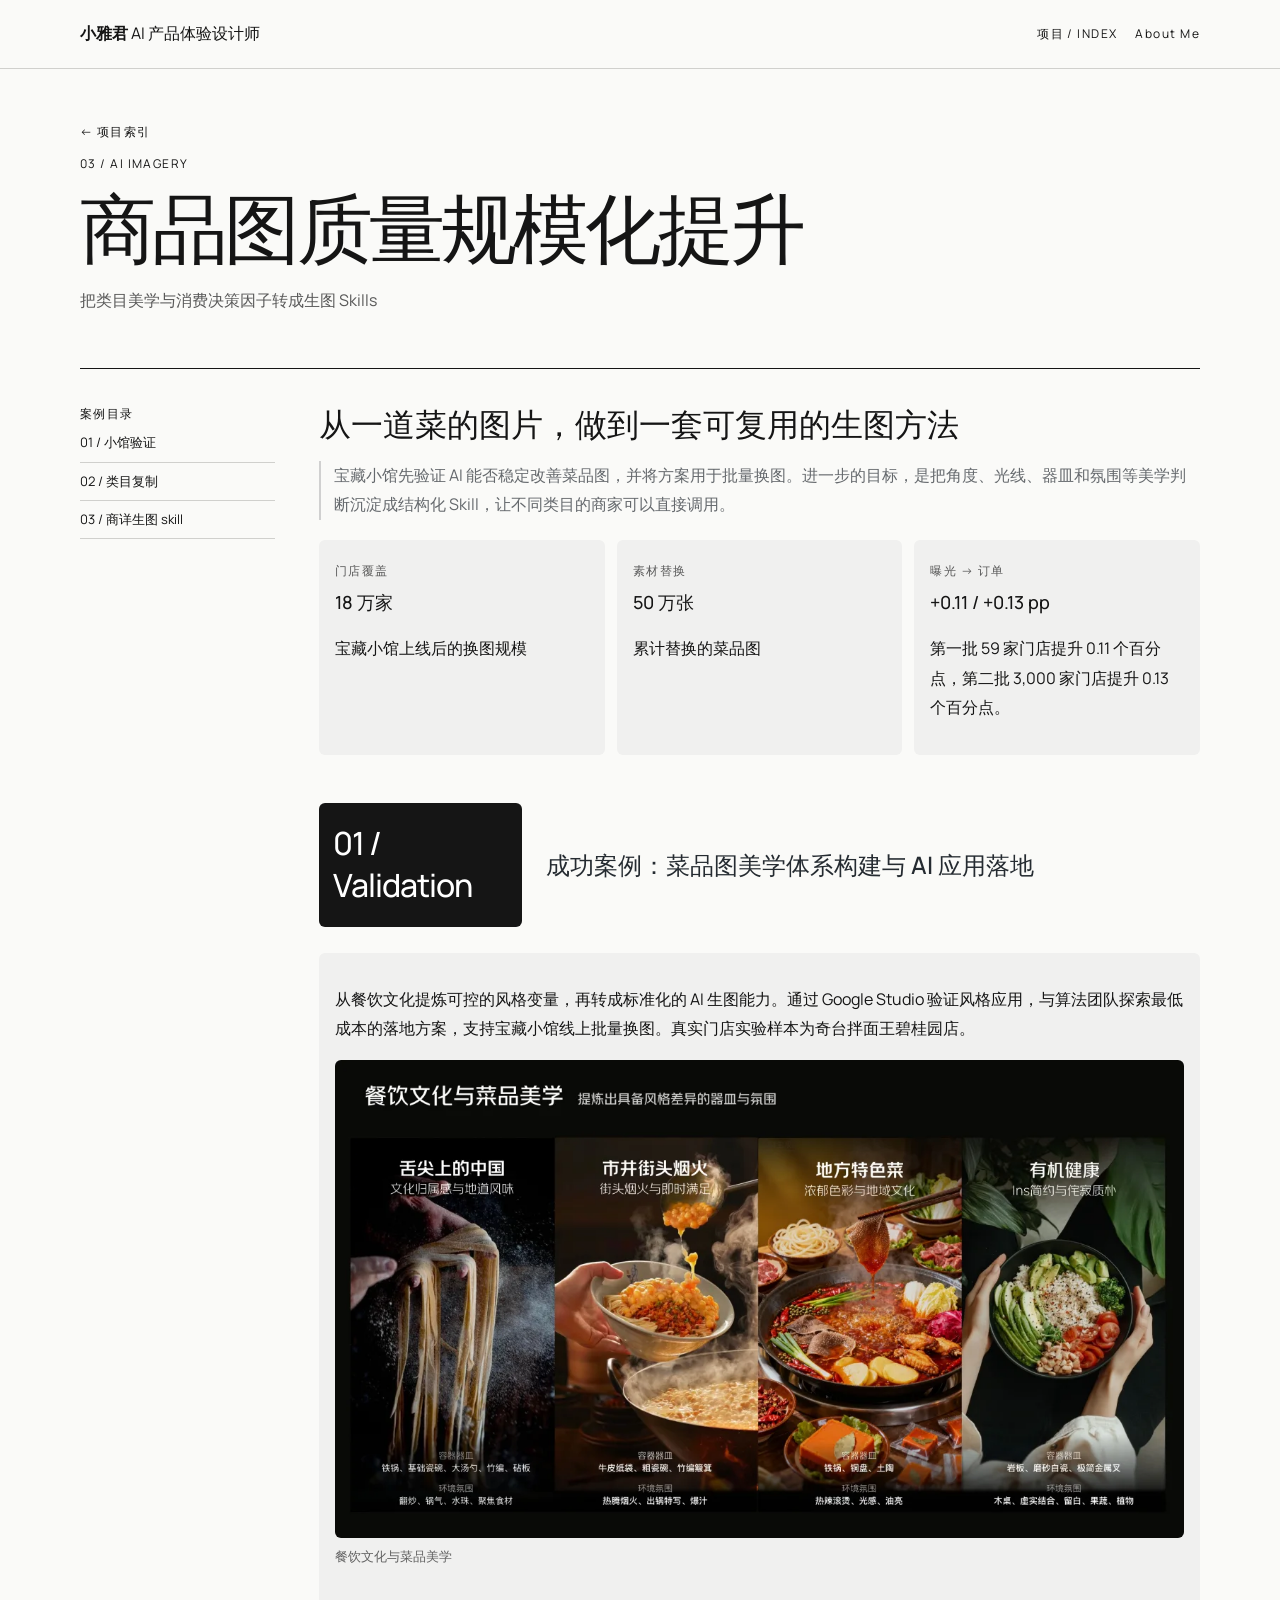
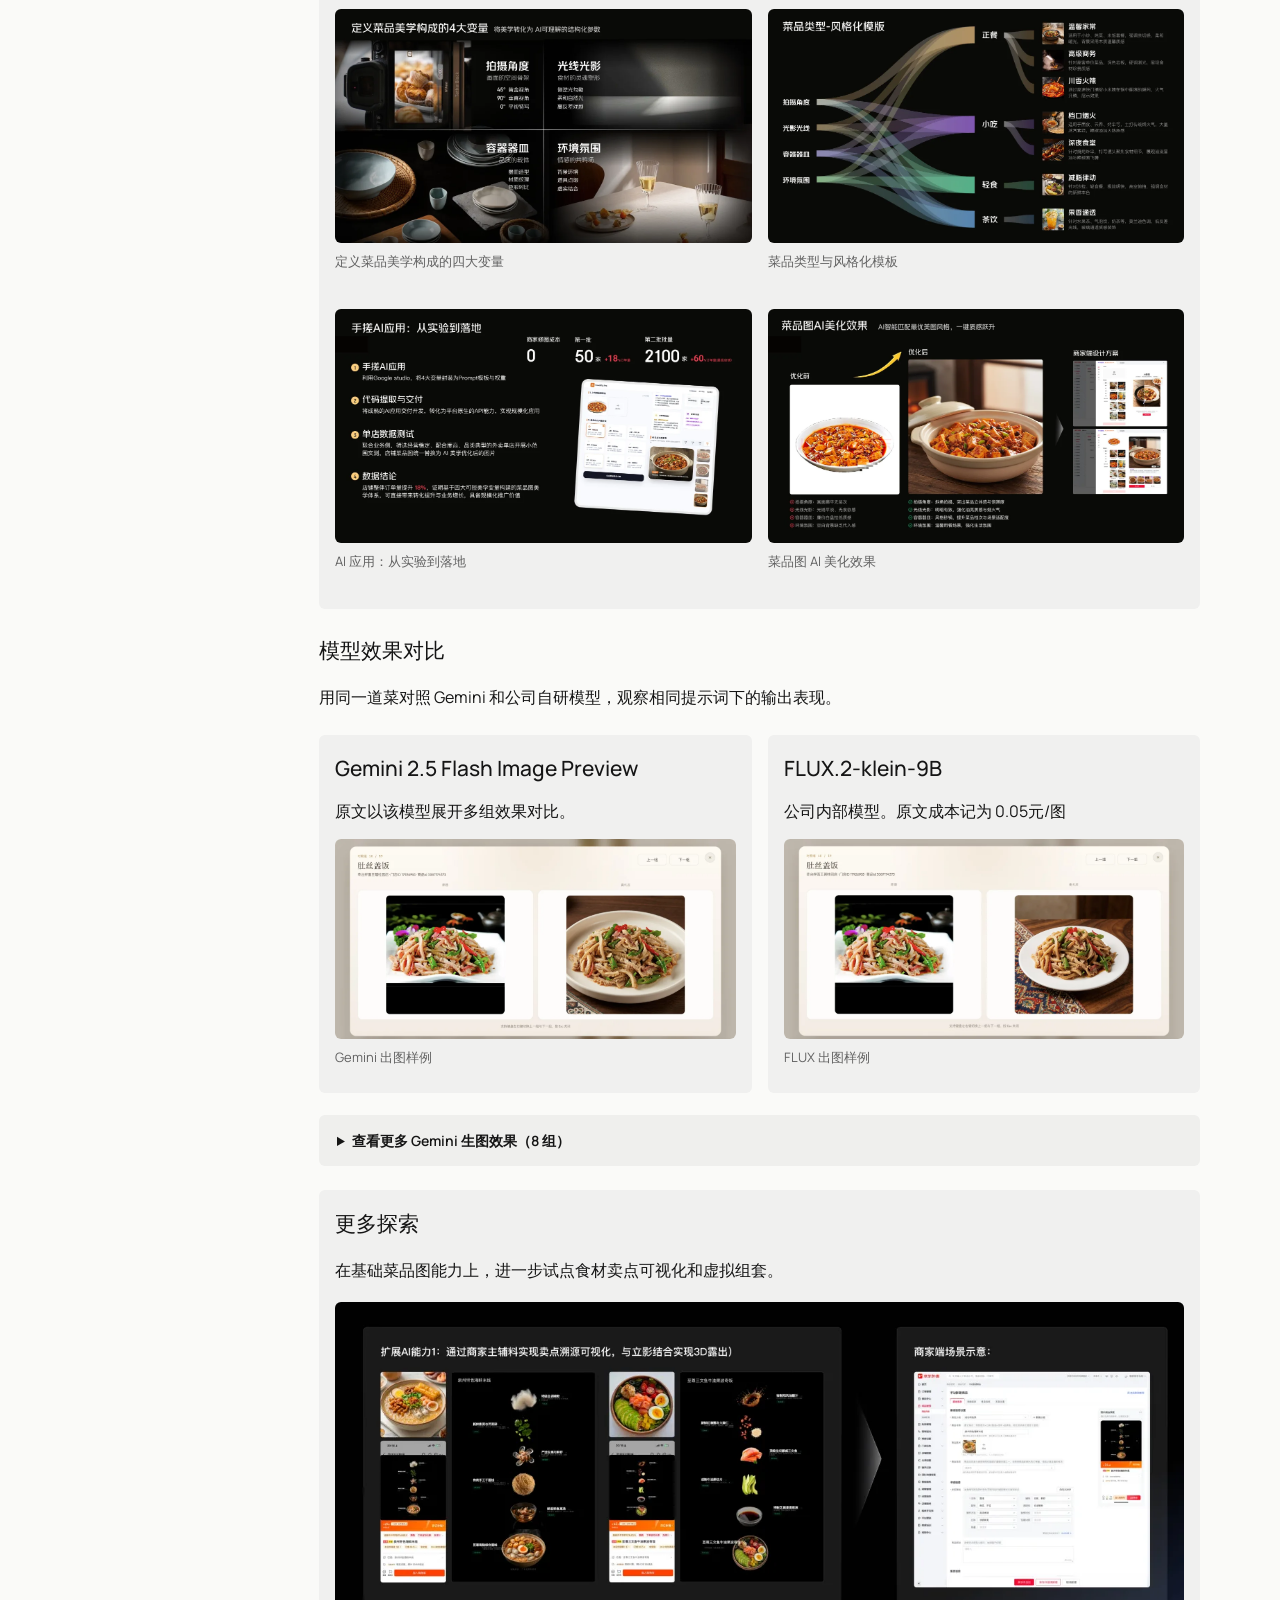
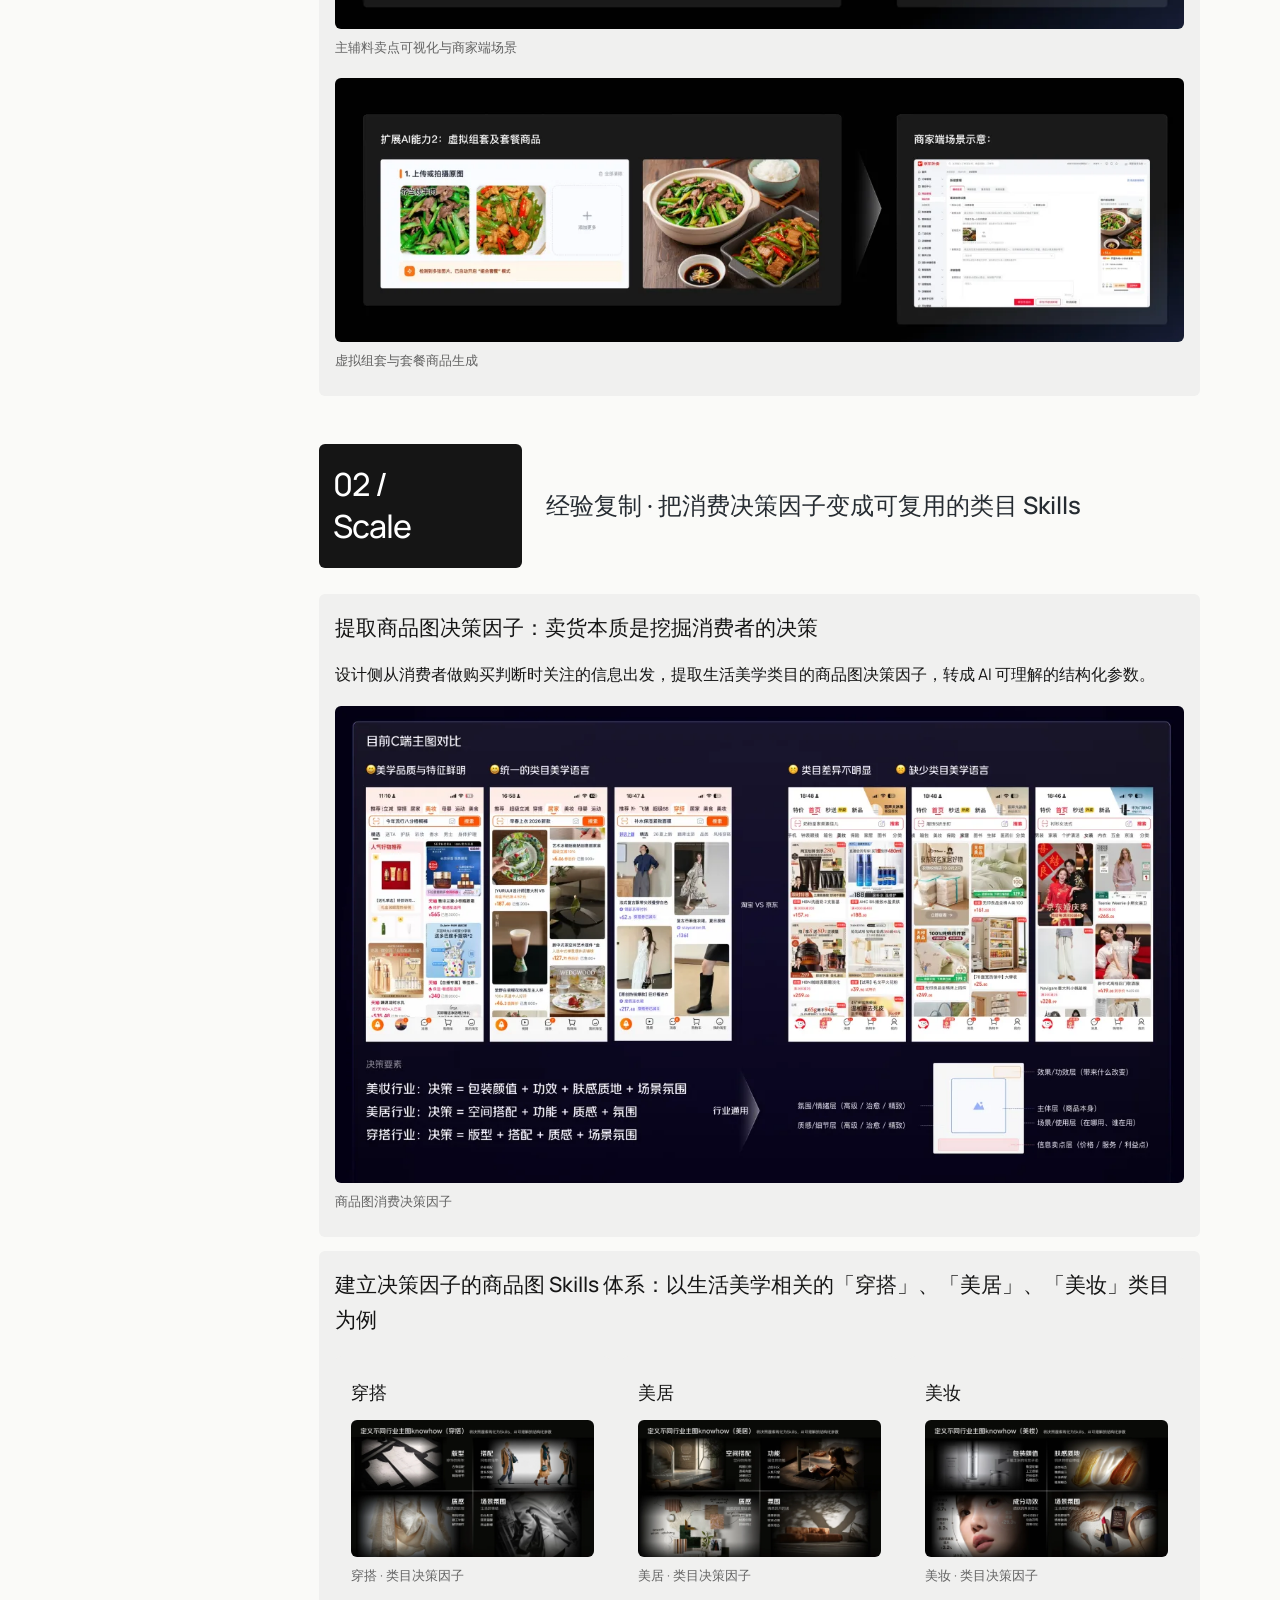
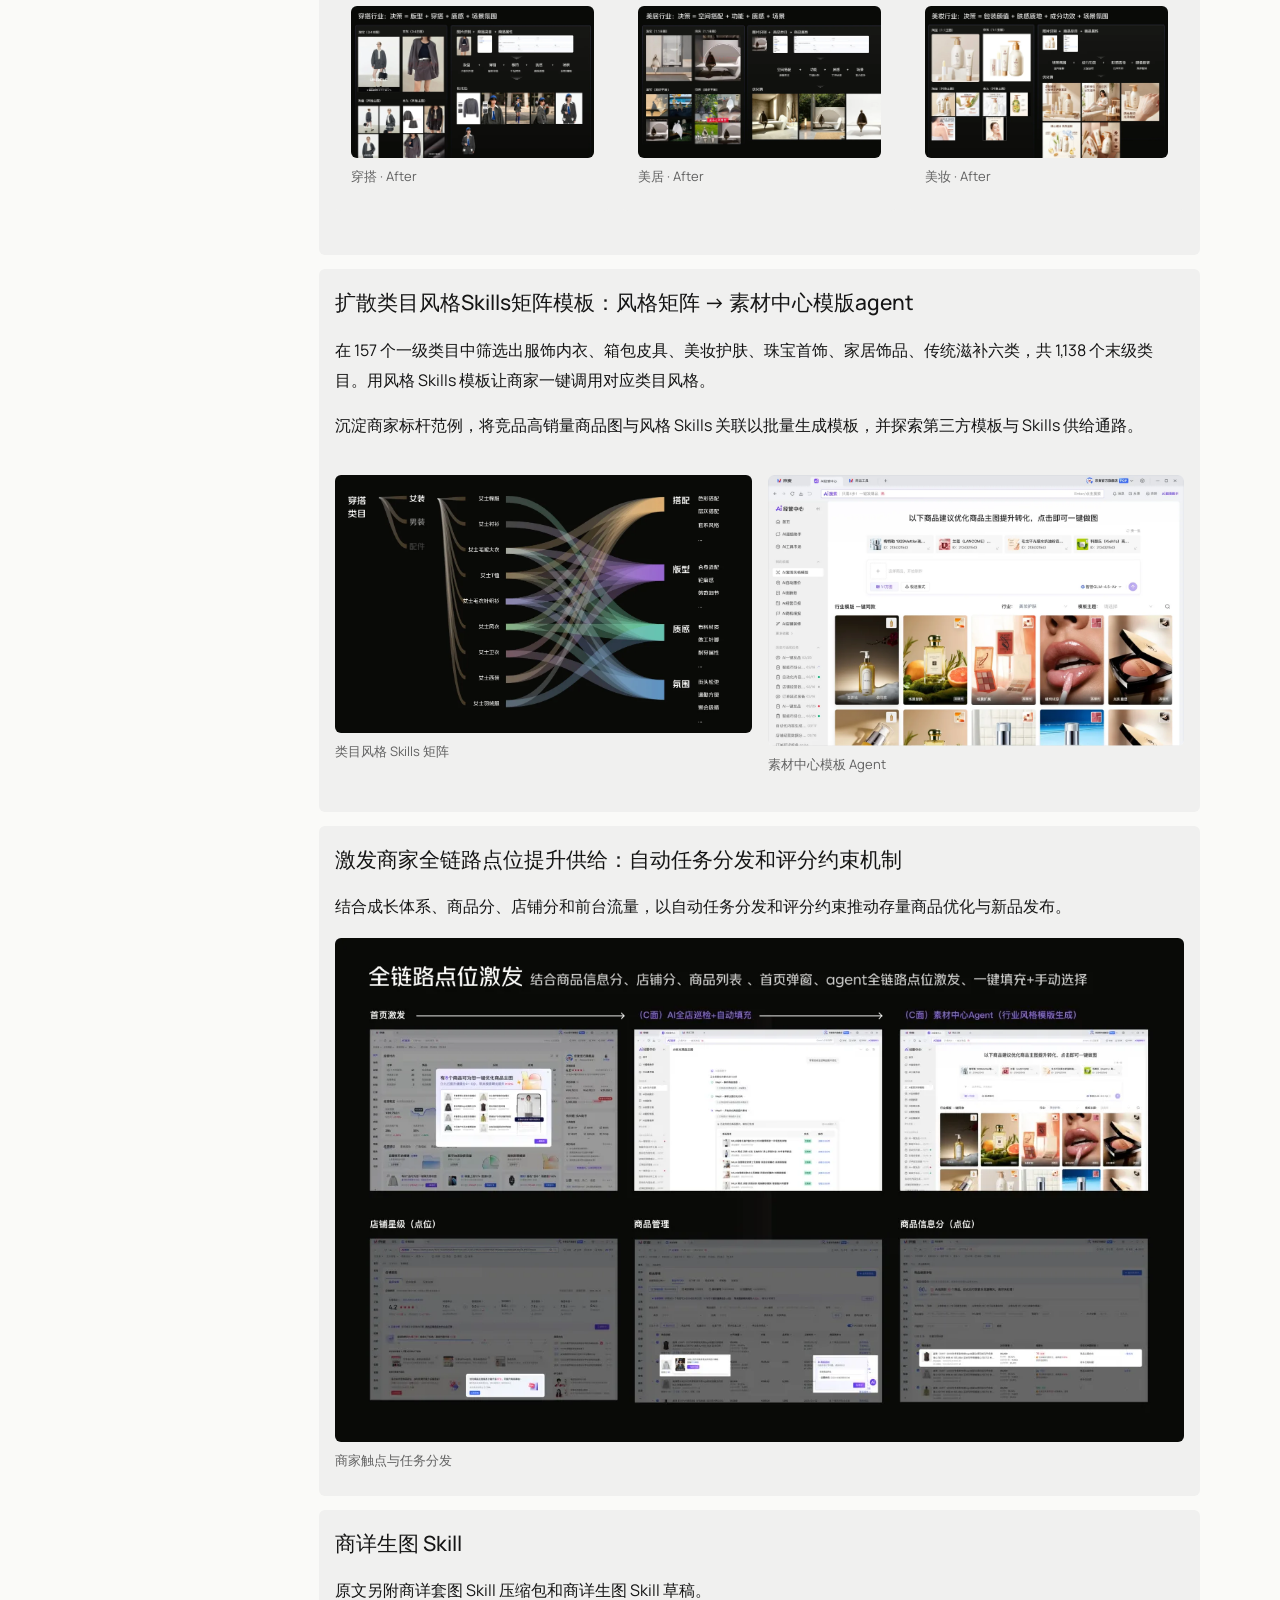
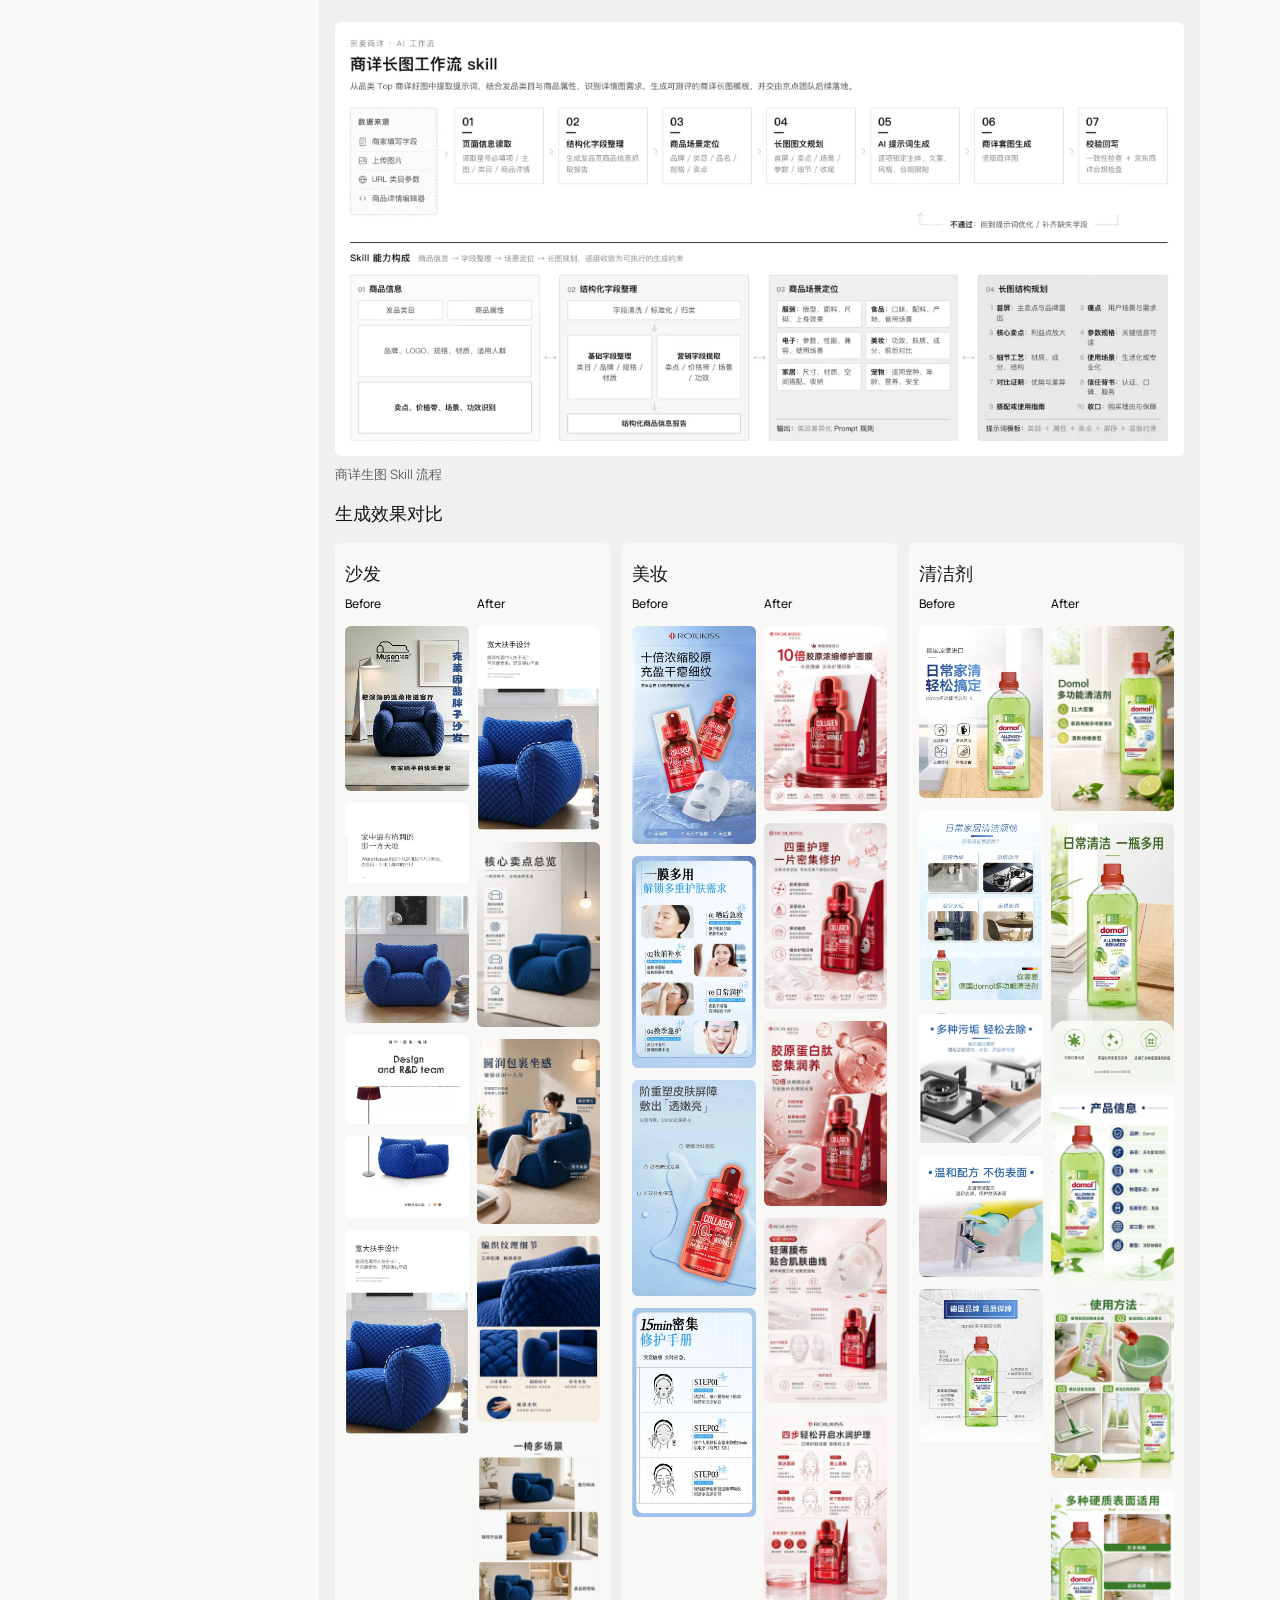
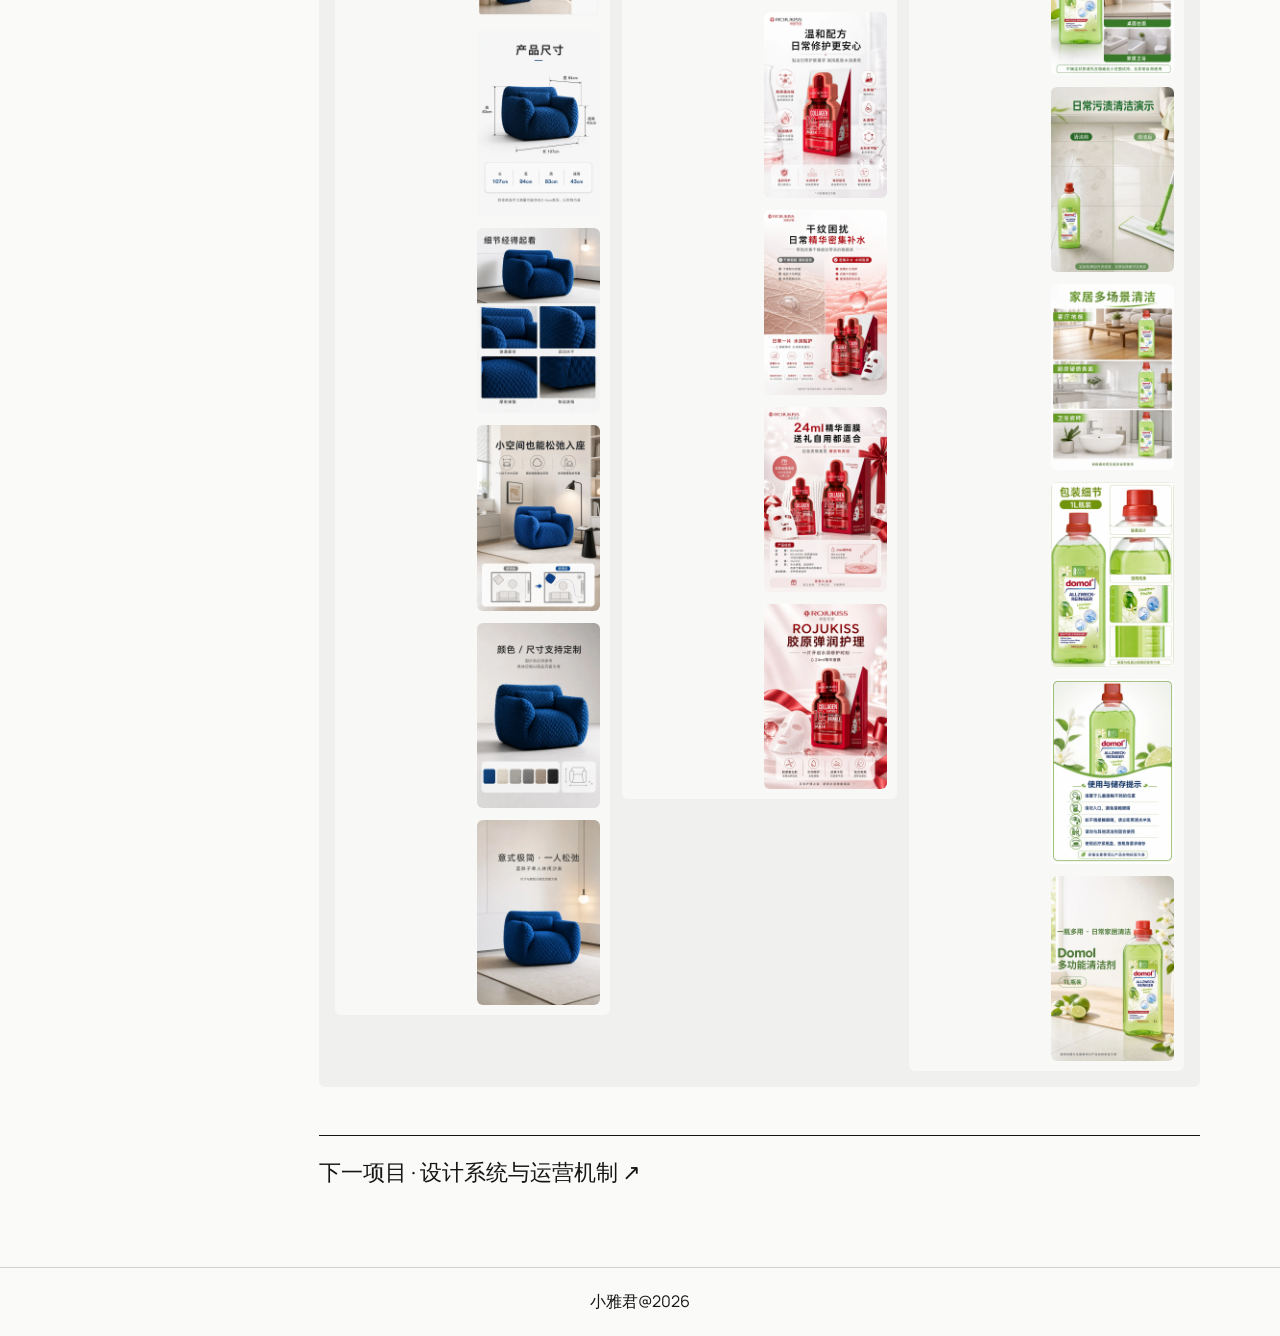
<file: product-images.html>
<!doctype html>
<html lang="zh-CN"><head><meta charset="utf-8"><meta name="viewport" content="width=device-width, initial-scale=1"><title>商品图质量规模化提升</title><link rel="stylesheet" href="style.css"></head>
<body><header><div class="wrap bar"><a class="site-brand" href="index.html"><span><strong>小雅君</strong> AI 产品体验设计师</span></a><nav class="site-nav" aria-label="全站导航"><a class="meta" href="index.html#work">项目 / INDEX</a><a class="meta" href="about.html">About Me</a></nav></div></header>
<main class="wrap"><div class="case-head"><a class="meta" href="index.html#work">← 项目索引</a><p class="meta">03 / AI IMAGERY</p><h1>商品图质量规模化提升</h1><p class="intro">把类目美学与消费决策因子转成生图 Skills</p></div><div class="layout"><nav class="toc" aria-label="案例目录"><span class="meta">案例目录</span><a href="#validation">01 / 小馆验证</a><a href="#scale">02 / 类目复制</a><a href="#detail-image-skill">03 / 商详生图 skill</a></nav><article class="product-case">
<section class="ai-part" id="overview">
<h2>从一道菜的图片，做到一套可复用的生图方法</h2>
<p class="challenge-context">宝藏小馆先验证 AI 能否稳定改善菜品图，并将方案用于批量换图。进一步的目标，是把角度、光线、器皿和氛围等美学判断沉淀成结构化 Skill，让不同类目的商家可以直接调用。</p>
<div class="case-grid">
<div class="grid-panel"><span class="meta">门店覆盖</span><h4>18 万家</h4><p>宝藏小馆上线后的换图规模</p></div>
<div class="grid-panel"><span class="meta">素材替换</span><h4>50 万张</h4><p>累计替换的菜品图</p></div>
<div class="grid-panel"><span class="meta">曝光 → 订单</span><h4>+0.11 / +0.13 pp</h4><p>第一批 59 家门店提升 0.11 个百分点，第二批 3,000 家门店提升 0.13 个百分点。</p></div>
</div>
</section>
<section class="ai-part" id="validation">
<header class="chapter doc-chapter"><span>01 /<br>Validation</span><h2>成功案例：菜品图美学体系构建与 AI 应用落地</h2></header>
<div class="grid-panel product-module product-opening">
<p>从餐饮文化提炼可控的风格变量，再转成标准化的 AI 生图能力。通过 Google Studio 验证风格应用，与算法团队探索最低成本的落地方案，支持宝藏小馆线上批量换图。真实门店实验样本为奇台拌面王碧桂园店。</p>
<figure class="plate plate-dark"><a href="assets/product-images/2-2.jpg" target="_blank" rel="noopener" aria-label="查看大图：餐饮文化与菜品美学"><img src="assets/product-images/previews/2-2.jpg.webp" alt="餐饮文化与菜品美学" loading="lazy"></a><figcaption>餐饮文化与菜品美学</figcaption></figure><div class="plates two"><figure class="plate plate-dark"><a href="assets/product-images/3-1.jpg" target="_blank" rel="noopener" aria-label="查看大图：定义菜品美学构成的四大变量"><img src="assets/product-images/previews/3-1.jpg.webp" alt="定义菜品美学构成的四大变量" loading="lazy"></a><figcaption>定义菜品美学构成的四大变量</figcaption></figure><figure class="plate plate-dark"><a href="assets/product-images/3-2.jpg" target="_blank" rel="noopener" aria-label="查看大图：菜品类型与风格化模板"><img src="assets/product-images/previews/3-2.jpg.webp" alt="菜品类型与风格化模板" loading="lazy"></a><figcaption>菜品类型与风格化模板</figcaption></figure><figure class="plate plate-dark"><a href="assets/product-images/4-1.jpg" target="_blank" rel="noopener" aria-label="查看大图：AI 应用：从实验到落地"><img src="assets/product-images/previews/4-1.jpg.webp" alt="AI 应用：从实验到落地" loading="lazy"></a><figcaption>AI 应用：从实验到落地</figcaption></figure><figure class="plate plate-dark"><a href="assets/product-images/4-2.jpg" target="_blank" rel="noopener" aria-label="查看大图：菜品图 AI 美化效果"><img src="assets/product-images/previews/4-2.jpg.webp" alt="菜品图 AI 美化效果" loading="lazy"></a><figcaption>菜品图 AI 美化效果</figcaption></figure></div>
</div>
<h3 id="models">模型效果对比</h3>
<p>用同一道菜对照 Gemini 和公司自研模型，观察相同提示词下的输出表现。</p>
<div class="plates two product-models">
<div class="grid-panel product-module"><h3>Gemini 2.5 Flash Image Preview</h3><p>原文以该模型展开多组效果对比。</p><figure class="plate"><a href="assets/product-images/5-2.jpg" target="_blank" rel="noopener" aria-label="查看大图：Gemini 出图样例"><img src="assets/product-images/previews/5-2.jpg.webp" alt="Gemini 出图样例" loading="lazy"></a><figcaption>Gemini 出图样例</figcaption></figure></div>
<div class="grid-panel product-module"><h3>FLUX.2-klein-9B</h3><p>公司内部模型。原文成本记为 0.05元/图</p><figure class="plate"><a href="assets/product-images/5-3.jpg" target="_blank" rel="noopener" aria-label="查看大图：FLUX 出图样例"><img src="assets/product-images/previews/5-3.jpg.webp" alt="FLUX 出图样例" loading="lazy"></a><figcaption>FLUX 出图样例</figcaption></figure></div>
</div>
<details class="case-detail"><summary>查看更多 Gemini 生图效果（8 组）</summary><div class="detail-body"><div class="plates two"><figure class="plate"><a href="assets/product-images/5-4.jpg" target="_blank" rel="noopener" aria-label="查看大图：菜品图对照 01"><img src="assets/product-images/previews/5-4.jpg.webp" alt="菜品图对照 01" loading="lazy"></a><figcaption>菜品图对照 01</figcaption></figure><figure class="plate"><a href="assets/product-images/5-5.jpg" target="_blank" rel="noopener" aria-label="查看大图：菜品图对照 02"><img src="assets/product-images/previews/5-5.jpg.webp" alt="菜品图对照 02" loading="lazy"></a><figcaption>菜品图对照 02</figcaption></figure><figure class="plate"><a href="assets/product-images/5-6.jpg" target="_blank" rel="noopener" aria-label="查看大图：菜品图对照 03"><img src="assets/product-images/previews/5-6.jpg.webp" alt="菜品图对照 03" loading="lazy"></a><figcaption>菜品图对照 03</figcaption></figure><figure class="plate"><a href="assets/product-images/5-7.jpg" target="_blank" rel="noopener" aria-label="查看大图：菜品图对照 04"><img src="assets/product-images/previews/5-7.jpg.webp" alt="菜品图对照 04" loading="lazy"></a><figcaption>菜品图对照 04</figcaption></figure><figure class="plate"><a href="assets/product-images/6-1.jpg" target="_blank" rel="noopener" aria-label="查看大图：菜品图对照 05"><img src="assets/product-images/previews/6-1.jpg.webp" alt="菜品图对照 05" loading="lazy"></a><figcaption>菜品图对照 05</figcaption></figure><figure class="plate"><a href="assets/product-images/6-2.jpg" target="_blank" rel="noopener" aria-label="查看大图：菜品图对照 06"><img src="assets/product-images/previews/6-2.jpg.webp" alt="菜品图对照 06" loading="lazy"></a><figcaption>菜品图对照 06</figcaption></figure><figure class="plate"><a href="assets/product-images/6-3.jpg" target="_blank" rel="noopener" aria-label="查看大图：菜品图对照 07"><img src="assets/product-images/previews/6-3.jpg.webp" alt="菜品图对照 07" loading="lazy"></a><figcaption>菜品图对照 07</figcaption></figure><figure class="plate"><a href="assets/product-images/6-4.jpg" target="_blank" rel="noopener" aria-label="查看大图：菜品图对照 08"><img src="assets/product-images/previews/6-4.jpg.webp" alt="菜品图对照 08" loading="lazy"></a><figcaption>菜品图对照 08</figcaption></figure></div></div></details>
<div class="grid-panel product-module product-exploration" id="exploration"><h3>更多探索</h3><p>在基础菜品图能力上，进一步试点食材卖点可视化和虚拟组套。</p><figure class="plate plate-dark"><a href="assets/product-images/4-3.jpg" target="_blank" rel="noopener" aria-label="查看大图：主辅料卖点可视化与商家端场景"><img src="assets/product-images/previews/4-3.jpg.webp" alt="主辅料卖点可视化与商家端场景" loading="lazy"></a><figcaption>主辅料卖点可视化与商家端场景</figcaption></figure><figure class="plate plate-dark"><a href="assets/product-images/5-1.jpg" target="_blank" rel="noopener" aria-label="查看大图：虚拟组套与套餐商品生成"><img src="assets/product-images/previews/5-1.jpg.webp" alt="虚拟组套与套餐商品生成" loading="lazy"></a><figcaption>虚拟组套与套餐商品生成</figcaption></figure></div>
</section>
<section class="ai-part" id="scale">
<header class="chapter doc-chapter"><span>02 /<br>Scale</span><h2>经验复制 · 把消费决策因子变成可复用的类目 Skills</h2></header>
<div class="grid-panel product-module"><h3>提取商品图决策因子：卖货本质是挖掘消费者的决策</h3><p>设计侧从消费者做购买判断时关注的信息出发，提取生活美学类目的商品图决策因子，转成 AI 可理解的结构化参数。</p><figure class="plate plate-dark"><a href="assets/product-images/7-1.jpg" target="_blank" rel="noopener" aria-label="查看大图：商品图消费决策因子"><img src="assets/product-images/previews/7-1.jpg.webp" alt="商品图消费决策因子" loading="lazy"></a><figcaption>商品图消费决策因子</figcaption></figure></div>
<div class="grid-panel product-module"><h3>建立决策因子的商品图 Skills 体系：以生活美学相关的「穿搭」、「美居」、「美妆」类目为例</h3><div class="case-grid"><div class="grid-panel product-category"><h4>穿搭</h4><figure class="plate plate-dark"><a href="assets/product-images/7-2.jpg" target="_blank" rel="noopener" aria-label="查看大图：穿搭 · 类目决策因子"><img src="assets/product-images/previews/7-2.jpg.webp" alt="穿搭 · 类目决策因子" loading="lazy"></a><figcaption>穿搭 · 类目决策因子</figcaption></figure><figure class="plate plate-dark"><a href="assets/product-images/8-2.jpg" target="_blank" rel="noopener" aria-label="查看大图：穿搭 · After"><img src="assets/product-images/previews/8-2.jpg.webp" alt="穿搭 · After" loading="lazy"></a><figcaption>穿搭 · After</figcaption></figure></div><div class="grid-panel product-category"><h4>美居</h4><figure class="plate plate-dark"><a href="assets/product-images/7-3.jpg" target="_blank" rel="noopener" aria-label="查看大图：美居 · 类目决策因子"><img src="assets/product-images/previews/7-3.jpg.webp" alt="美居 · 类目决策因子" loading="lazy"></a><figcaption>美居 · 类目决策因子</figcaption></figure><figure class="plate plate-dark"><a href="assets/product-images/8-3.jpg" target="_blank" rel="noopener" aria-label="查看大图：美居 · After"><img src="assets/product-images/previews/8-3.jpg.webp" alt="美居 · After" loading="lazy"></a><figcaption>美居 · After</figcaption></figure></div><div class="grid-panel product-category"><h4>美妆</h4><figure class="plate plate-dark"><a href="assets/product-images/8-1.jpg" target="_blank" rel="noopener" aria-label="查看大图：美妆 · 类目决策因子"><img src="assets/product-images/previews/8-1.jpg.webp" alt="美妆 · 类目决策因子" loading="lazy"></a><figcaption>美妆 · 类目决策因子</figcaption></figure><figure class="plate plate-dark"><a href="assets/product-images/8-4.jpg" target="_blank" rel="noopener" aria-label="查看大图：美妆 · After"><img src="assets/product-images/previews/8-4.jpg.webp" alt="美妆 · After" loading="lazy"></a><figcaption>美妆 · After</figcaption></figure></div></div></div>
<div class="grid-panel product-module"><h3>扩散类目风格Skills矩阵模板：风格矩阵 → 素材中心模版agent</h3><p>在 157 个一级类目中筛选出服饰内衣、箱包皮具、美妆护肤、珠宝首饰、家居饰品、传统滋补六类，共 1,138 个末级类目。用风格 Skills 模板让商家一键调用对应类目风格。</p><p>沉淀商家标杆范例，将竞品高销量商品图与风格 Skills 关联以批量生成模板，并探索第三方模板与 Skills 供给通路。</p><div class="plates two"><figure class="plate plate-dark"><a href="assets/product-images/8-5.jpg" target="_blank" rel="noopener" aria-label="查看大图：类目风格 Skills 矩阵"><img src="assets/product-images/previews/8-5.jpg.webp" alt="类目风格 Skills 矩阵" loading="lazy"></a><figcaption>类目风格 Skills 矩阵</figcaption></figure><figure class="plate"><a href="assets/product-images/8-6.jpg" target="_blank" rel="noopener" aria-label="查看大图：素材中心模板 Agent"><img src="assets/product-images/previews/8-6.jpg.webp" alt="素材中心模板 Agent" loading="lazy"></a><figcaption>素材中心模板 Agent</figcaption></figure></div></div>
<div class="grid-panel product-module"><h3>激发商家全链路点位提升供给：自动任务分发和评分约束机制</h3><p>结合成长体系、商品分、店铺分和前台流量，以自动任务分发和评分约束推动存量商品优化与新品发布。</p><figure class="plate plate-dark"><a href="assets/product-images/9-1.jpg" target="_blank" rel="noopener" aria-label="查看大图：商家触点与任务分发"><img src="assets/product-images/previews/9-1.jpg.webp" alt="商家触点与任务分发" loading="lazy"></a><figcaption>商家触点与任务分发</figcaption></figure></div>
<div class="grid-panel product-module"><h3 id="detail-image-skill">商详生图 Skill</h3><p>原文另附商详套图 Skill 压缩包和商详生图 Skill 草稿。</p><figure class="plate"><a href="assets/product-images/9-3.jpg" target="_blank" rel="noopener" aria-label="查看大图：商详生图 Skill 流程"><img src="assets/product-images/previews/9-3.jpg.webp" alt="商详生图 Skill 流程" loading="lazy"></a><figcaption>商详生图 Skill 流程</figcaption></figure><h4 id="skill-effects">生成效果对比</h4><div class="skill-effects"><section class="grid-panel skill-effect"><h4>沙发</h4><div class="skill-effect-pair"><div><h5>Before</h5><figure class="plate"><a href="assets/product-images/10-43.jpg" target="_blank" rel="noopener" aria-label="查看大图：沙发 · Before 01"><img src="assets/product-images/previews/10-43.jpg.webp" alt="沙发 · Before 01" loading="lazy"></a><figcaption>沙发 · Before 01</figcaption></figure><figure class="plate"><a href="assets/product-images/10-44.jpg" target="_blank" rel="noopener" aria-label="查看大图：沙发 · Before 02"><img src="assets/product-images/previews/10-44.jpg.webp" alt="沙发 · Before 02" loading="lazy"></a><figcaption>沙发 · Before 02</figcaption></figure><figure class="plate"><a href="assets/product-images/10-45.jpg" target="_blank" rel="noopener" aria-label="查看大图：沙发 · Before 03"><img src="assets/product-images/previews/10-45.jpg.webp" alt="沙发 · Before 03" loading="lazy"></a><figcaption>沙发 · Before 03</figcaption></figure><figure class="plate"><a href="assets/product-images/10-46.jpg" target="_blank" rel="noopener" aria-label="查看大图：沙发 · Before 04"><img src="assets/product-images/previews/10-46.jpg.webp" alt="沙发 · Before 04" loading="lazy"></a><figcaption>沙发 · Before 04</figcaption></figure><figure class="plate"><a href="assets/product-images/10-47.jpg" target="_blank" rel="noopener" aria-label="查看大图：沙发 · Before 05"><img src="assets/product-images/previews/10-47.jpg.webp" alt="沙发 · Before 05" loading="lazy"></a><figcaption>沙发 · Before 05</figcaption></figure><figure class="plate"><a href="assets/product-images/10-48.jpg" target="_blank" rel="noopener" aria-label="查看大图：沙发 · Before 06"><img src="assets/product-images/previews/10-48.jpg.webp" alt="沙发 · Before 06" loading="lazy"></a><figcaption>沙发 · Before 06</figcaption></figure></div><div><h5>After</h5><figure class="plate"><a href="assets/product-images/10-48.jpg" target="_blank" rel="noopener" aria-label="查看大图：沙发 · After 01"><img src="assets/product-images/previews/10-48.jpg.webp" alt="沙发 · After 01" loading="lazy"></a><figcaption>沙发 · After 01</figcaption></figure><figure class="plate"><a href="assets/product-images/10-49.jpg" target="_blank" rel="noopener" aria-label="查看大图：沙发 · After 02"><img src="assets/product-images/previews/10-49.jpg.webp" alt="沙发 · After 02" loading="lazy"></a><figcaption>沙发 · After 02</figcaption></figure><figure class="plate"><a href="assets/product-images/10-50.jpg" target="_blank" rel="noopener" aria-label="查看大图：沙发 · After 03"><img src="assets/product-images/previews/10-50.jpg.webp" alt="沙发 · After 03" loading="lazy"></a><figcaption>沙发 · After 03</figcaption></figure><figure class="plate"><a href="assets/product-images/10-51.jpg" target="_blank" rel="noopener" aria-label="查看大图：沙发 · After 04"><img src="assets/product-images/previews/10-51.jpg.webp" alt="沙发 · After 04" loading="lazy"></a><figcaption>沙发 · After 04</figcaption></figure><figure class="plate"><a href="assets/product-images/10-52.jpg" target="_blank" rel="noopener" aria-label="查看大图：沙发 · After 05"><img src="assets/product-images/previews/10-52.jpg.webp" alt="沙发 · After 05" loading="lazy"></a><figcaption>沙发 · After 05</figcaption></figure><figure class="plate"><a href="assets/product-images/10-53.jpg" target="_blank" rel="noopener" aria-label="查看大图：沙发 · After 06"><img src="assets/product-images/previews/10-53.jpg.webp" alt="沙发 · After 06" loading="lazy"></a><figcaption>沙发 · After 06</figcaption></figure><figure class="plate"><a href="assets/product-images/10-54.jpg" target="_blank" rel="noopener" aria-label="查看大图：沙发 · After 07"><img src="assets/product-images/previews/10-54.jpg.webp" alt="沙发 · After 07" loading="lazy"></a><figcaption>沙发 · After 07</figcaption></figure><figure class="plate"><a href="assets/product-images/10-55.jpg" target="_blank" rel="noopener" aria-label="查看大图：沙发 · After 08"><img src="assets/product-images/previews/10-55.jpg.webp" alt="沙发 · After 08" loading="lazy"></a><figcaption>沙发 · After 08</figcaption></figure><figure class="plate"><a href="assets/product-images/10-56.jpg" target="_blank" rel="noopener" aria-label="查看大图：沙发 · After 09"><img src="assets/product-images/previews/10-56.jpg.webp" alt="沙发 · After 09" loading="lazy"></a><figcaption>沙发 · After 09</figcaption></figure><figure class="plate"><a href="assets/product-images/10-57.jpg" target="_blank" rel="noopener" aria-label="查看大图：沙发 · After 10"><img src="assets/product-images/previews/10-57.jpg.webp" alt="沙发 · After 10" loading="lazy"></a><figcaption>沙发 · After 10</figcaption></figure></div></div></section><section class="grid-panel skill-effect"><h4>美妆</h4><div class="skill-effect-pair"><div><h5>Before</h5><figure class="plate"><a href="assets/product-images/10-15.jpg" target="_blank" rel="noopener" aria-label="查看大图：美妆 · Before 01"><img src="assets/product-images/previews/10-15.jpg.webp" alt="美妆 · Before 01" loading="lazy"></a><figcaption>美妆 · Before 01</figcaption></figure><figure class="plate"><a href="assets/product-images/10-16.jpg" target="_blank" rel="noopener" aria-label="查看大图：美妆 · Before 02"><img src="assets/product-images/previews/10-16.jpg.webp" alt="美妆 · Before 02" loading="lazy"></a><figcaption>美妆 · Before 02</figcaption></figure><figure class="plate"><a href="assets/product-images/10-17.jpg" target="_blank" rel="noopener" aria-label="查看大图：美妆 · Before 03"><img src="assets/product-images/previews/10-17.jpg.webp" alt="美妆 · Before 03" loading="lazy"></a><figcaption>美妆 · Before 03</figcaption></figure><figure class="plate"><a href="assets/product-images/10-18.jpg" target="_blank" rel="noopener" aria-label="查看大图：美妆 · Before 04"><img src="assets/product-images/previews/10-18.jpg.webp" alt="美妆 · Before 04" loading="lazy"></a><figcaption>美妆 · Before 04</figcaption></figure></div><div><h5>After</h5><figure class="plate"><a href="assets/product-images/10-19.jpg" target="_blank" rel="noopener" aria-label="查看大图：美妆 · After 01"><img src="assets/product-images/previews/10-19.jpg.webp" alt="美妆 · After 01" loading="lazy"></a><figcaption>美妆 · After 01</figcaption></figure><figure class="plate"><a href="assets/product-images/10-20.jpg" target="_blank" rel="noopener" aria-label="查看大图：美妆 · After 02"><img src="assets/product-images/previews/10-20.jpg.webp" alt="美妆 · After 02" loading="lazy"></a><figcaption>美妆 · After 02</figcaption></figure><figure class="plate"><a href="assets/product-images/10-21.jpg" target="_blank" rel="noopener" aria-label="查看大图：美妆 · After 03"><img src="assets/product-images/previews/10-21.jpg.webp" alt="美妆 · After 03" loading="lazy"></a><figcaption>美妆 · After 03</figcaption></figure><figure class="plate"><a href="assets/product-images/10-22.jpg" target="_blank" rel="noopener" aria-label="查看大图：美妆 · After 04"><img src="assets/product-images/previews/10-22.jpg.webp" alt="美妆 · After 04" loading="lazy"></a><figcaption>美妆 · After 04</figcaption></figure><figure class="plate"><a href="assets/product-images/10-23.jpg" target="_blank" rel="noopener" aria-label="查看大图：美妆 · After 05"><img src="assets/product-images/previews/10-23.jpg.webp" alt="美妆 · After 05" loading="lazy"></a><figcaption>美妆 · After 05</figcaption></figure><figure class="plate"><a href="assets/product-images/10-24.jpg" target="_blank" rel="noopener" aria-label="查看大图：美妆 · After 06"><img src="assets/product-images/previews/10-24.jpg.webp" alt="美妆 · After 06" loading="lazy"></a><figcaption>美妆 · After 06</figcaption></figure><figure class="plate"><a href="assets/product-images/10-25.jpg" target="_blank" rel="noopener" aria-label="查看大图：美妆 · After 07"><img src="assets/product-images/previews/10-25.jpg.webp" alt="美妆 · After 07" loading="lazy"></a><figcaption>美妆 · After 07</figcaption></figure><figure class="plate"><a href="assets/product-images/10-26.jpg" target="_blank" rel="noopener" aria-label="查看大图：美妆 · After 08"><img src="assets/product-images/previews/10-26.jpg.webp" alt="美妆 · After 08" loading="lazy"></a><figcaption>美妆 · After 08</figcaption></figure><figure class="plate"><a href="assets/product-images/10-27.jpg" target="_blank" rel="noopener" aria-label="查看大图：美妆 · After 09"><img src="assets/product-images/previews/10-27.jpg.webp" alt="美妆 · After 09" loading="lazy"></a><figcaption>美妆 · After 09</figcaption></figure></div></div></section><section class="grid-panel skill-effect"><h4>清洁剂</h4><div class="skill-effect-pair"><div><h5>Before</h5><figure class="plate"><a href="assets/product-images/10-28.jpg" target="_blank" rel="noopener" aria-label="查看大图：清洁剂 · Before 01"><img src="assets/product-images/previews/10-28.jpg.webp" alt="清洁剂 · Before 01" loading="lazy"></a><figcaption>清洁剂 · Before 01</figcaption></figure><figure class="plate"><a href="assets/product-images/10-29.jpg" target="_blank" rel="noopener" aria-label="查看大图：清洁剂 · Before 02"><img src="assets/product-images/previews/10-29.jpg.webp" alt="清洁剂 · Before 02" loading="lazy"></a><figcaption>清洁剂 · Before 02</figcaption></figure><figure class="plate"><a href="assets/product-images/10-30.jpg" target="_blank" rel="noopener" aria-label="查看大图：清洁剂 · Before 03"><img src="assets/product-images/previews/10-30.jpg.webp" alt="清洁剂 · Before 03" loading="lazy"></a><figcaption>清洁剂 · Before 03</figcaption></figure><figure class="plate"><a href="assets/product-images/10-31.jpg" target="_blank" rel="noopener" aria-label="查看大图：清洁剂 · Before 04"><img src="assets/product-images/previews/10-31.jpg.webp" alt="清洁剂 · Before 04" loading="lazy"></a><figcaption>清洁剂 · Before 04</figcaption></figure><figure class="plate"><a href="assets/product-images/10-32.jpg" target="_blank" rel="noopener" aria-label="查看大图：清洁剂 · Before 05"><img src="assets/product-images/previews/10-32.jpg.webp" alt="清洁剂 · Before 05" loading="lazy"></a><figcaption>清洁剂 · Before 05</figcaption></figure></div><div><h5>After</h5><figure class="plate"><a href="assets/product-images/10-33.jpg" target="_blank" rel="noopener" aria-label="查看大图：清洁剂 · After 01"><img src="assets/product-images/previews/10-33.jpg.webp" alt="清洁剂 · After 01" loading="lazy"></a><figcaption>清洁剂 · After 01</figcaption></figure><figure class="plate"><a href="assets/product-images/10-34.jpg" target="_blank" rel="noopener" aria-label="查看大图：清洁剂 · After 02"><img src="assets/product-images/previews/10-34.jpg.webp" alt="清洁剂 · After 02" loading="lazy"></a><figcaption>清洁剂 · After 02</figcaption></figure><figure class="plate"><a href="assets/product-images/10-35.jpg" target="_blank" rel="noopener" aria-label="查看大图：清洁剂 · After 03"><img src="assets/product-images/previews/10-35.jpg.webp" alt="清洁剂 · After 03" loading="lazy"></a><figcaption>清洁剂 · After 03</figcaption></figure><figure class="plate"><a href="assets/product-images/10-36.jpg" target="_blank" rel="noopener" aria-label="查看大图：清洁剂 · After 04"><img src="assets/product-images/previews/10-36.jpg.webp" alt="清洁剂 · After 04" loading="lazy"></a><figcaption>清洁剂 · After 04</figcaption></figure><figure class="plate"><a href="assets/product-images/10-37.jpg" target="_blank" rel="noopener" aria-label="查看大图：清洁剂 · After 05"><img src="assets/product-images/previews/10-37.jpg.webp" alt="清洁剂 · After 05" loading="lazy"></a><figcaption>清洁剂 · After 05</figcaption></figure><figure class="plate"><a href="assets/product-images/10-38.jpg" target="_blank" rel="noopener" aria-label="查看大图：清洁剂 · After 06"><img src="assets/product-images/previews/10-38.jpg.webp" alt="清洁剂 · After 06" loading="lazy"></a><figcaption>清洁剂 · After 06</figcaption></figure><figure class="plate"><a href="assets/product-images/10-39.jpg" target="_blank" rel="noopener" aria-label="查看大图：清洁剂 · After 07"><img src="assets/product-images/previews/10-39.jpg.webp" alt="清洁剂 · After 07" loading="lazy"></a><figcaption>清洁剂 · After 07</figcaption></figure><figure class="plate"><a href="assets/product-images/10-40.jpg" target="_blank" rel="noopener" aria-label="查看大图：清洁剂 · After 08"><img src="assets/product-images/previews/10-40.jpg.webp" alt="清洁剂 · After 08" loading="lazy"></a><figcaption>清洁剂 · After 08</figcaption></figure><figure class="plate"><a href="assets/product-images/10-41.jpg" target="_blank" rel="noopener" aria-label="查看大图：清洁剂 · After 09"><img src="assets/product-images/previews/10-41.jpg.webp" alt="清洁剂 · After 09" loading="lazy"></a><figcaption>清洁剂 · After 09</figcaption></figure><figure class="plate"><a href="assets/product-images/10-42.jpg" target="_blank" rel="noopener" aria-label="查看大图：清洁剂 · After 10"><img src="assets/product-images/previews/10-42.jpg.webp" alt="清洁剂 · After 10" loading="lazy"></a><figcaption>清洁剂 · After 10</figcaption></figure></div></div></section></div></div>
</section>
<a class="next" href="design-system.html">下一项目 · 设计系统与运营机制 ↗</a></article></div></main>
<footer><div class="wrap"><span>小雅君@2026</span></div></footer></body></html>
</file>
<file: style.css>
@font-face{font-family:Manrope;src:url("assets/fonts/manrope.ttf") format("truetype");font-style:normal;font-weight:200 800;font-display:swap}
*{box-sizing:border-box}
:root{color-scheme:light;--ink:#151515;--muted:#595959;--line:#d0d0cd;--paper:#fafaf8;--radius:6px;--type:Manrope,"SF Pro Text",-apple-system,BlinkMacSystemFont,"PingFang SC","Microsoft YaHei",system-ui,sans-serif}
body{margin:0;background:var(--paper);color:var(--ink);font:16px/1.65 var(--type)}
a{color:inherit;text-decoration:none}
a:focus-visible{outline:2px solid;outline-offset:5px}
.wrap{width:min(1120px,calc(100% - 64px));margin:auto}
header{border-bottom:1px solid var(--line)}
.bar,footer .wrap{display:flex;align-items:center;justify-content:space-between;gap:20px;min-height:68px}
.meta,.num,.tag{font:12px/1.5 var(--type);letter-spacing:.12em}
.hero{padding:clamp(60px,10vw,132px) 0 72px;position:relative}
.hero h1{margin:18px 0 22px;font-size:clamp(32px,5.8vw,70px);line-height:1.06;letter-spacing:-.05em}
.hero p,.intro{max-width:38em;color:var(--muted)}
.section-label{display:flex;justify-content:space-between;border-bottom:1px solid;padding-bottom:13px}
.project{display:grid;grid-template-columns:55px 1fr 200px 40px;gap:22px;align-items:center;padding:24px 12px;border-bottom:1px solid var(--line);transition:background .18s,color .18s}
.project:hover{background:var(--ink);color:var(--paper)}
.project h2{margin:4px 0;font-size:clamp(20px,3.1vw,36px);letter-spacing:-.045em;line-height:1.2}
.project p{margin:6px 0 0;font-size:14px}
.diagram{display:block;width:100%;height:78px;border:1px solid currentColor}
.arrow{font-size:24px;text-align:right}
footer{margin-top:76px;border-top:1px solid var(--line)}
.case-head{padding:48px 0 38px;border-bottom:1px solid}
.case-head h1{font-size:clamp(34px,6vw,76px);line-height:1.13;letter-spacing:-.05em;margin:12px 0}
.layout{display:grid;grid-template-columns:195px minmax(0,1fr);gap:44px;padding-top:34px}
.toc{position:sticky;top:24px;align-self:start;font-size:13px}
.toc a{display:block;padding:8px 0;border-bottom:1px solid var(--line)}
.toc a:hover,.bar a:hover{text-decoration:underline}
article h2{font-size:clamp(22px,3vw,32px);line-height:1.35;margin:44px 0 15px;scroll-margin-top:20px}
article h2:first-child{margin-top:0}
article p,article li{line-height:1.85}
article li{margin-bottom:.55em}
.table-wrap{overflow:auto;margin:24px 0}
table{width:100%;border-collapse:collapse;font-size:14px}
th,td{text-align:left;vertical-align:top;padding:12px;border-bottom:1px solid var(--line)}
th{background:#ededeb;border-top:1px solid var(--ink)}
.note{background:#ededeb;padding:14px 18px;font-size:14px}
.next{display:block;border-top:1px solid;margin-top:48px;padding-top:18px;font-size:22px}
@media(max-width:680px){.wrap{width:calc(100% - 32px)}.project{grid-template-columns:32px minmax(0,1fr) 24px;gap:10px;padding:20px 2px}.project .diagram{display:none}.layout{grid-template-columns:1fr;gap:26px}.toc{position:static}.hero{padding-bottom:44px}th,td{padding:8px}}
@media(prefers-reduced-motion:reduce){*{transition:none!important}}
.ai-part{scroll-margin-top:24px;margin-bottom:64px}
.chapter{display:grid;grid-template-columns:minmax(110px,23%) 1fr;gap:1px;background:var(--line);border:1px solid var(--line);margin:0 0 26px}
.chapter span{display:grid;align-content:center;padding:17px;background:#171717;color:white;font:12px/1.5 var(--type);letter-spacing:.08em}
article .chapter h2{margin:0;padding:18px;background:#efefed;font-size:clamp(20px,2.7vw,30px)}
.ai-part h3{margin:32px 0 10px;font-size:21px}
.ai-part h4{font-size:22px;margin:6px 0}
.ai-part blockquote{margin:28px 0;padding:8px 20px;border-left:3px solid;background:#efefed}
.plates{display:grid;gap:16px;margin:22px 0}
.plates.two{grid-template-columns:repeat(2,minmax(0,1fr))}
.plates.three{grid-template-columns:repeat(3,minmax(0,1fr))}
.plate{min-width:0;margin:0 0 18px}
.plate a{display:grid;background:#eee;border:1px solid var(--line);place-items:center}
.plate img{display:block;width:100%;height:auto}
.plate figcaption{border-top:1px solid var(--line);padding:8px 0;color:var(--muted);font-size:13px}
.plate figcaption .num{margin-right:9px}
.example{display:grid;grid-template-columns:minmax(160px,1fr) minmax(0,2fr);align-items:start;gap:24px;padding:24px 0;border-top:1px solid var(--line)}
@media(max-width:680px){.plates.two,.plates.three,.example{grid-template-columns:1fr}.chapter span{padding:10px}.chapter{grid-template-columns:92px 1fr}}
.plates .plate img{max-height:360px;object-fit:contain}
.example .plate img{max-height:520px;object-fit:contain}
.plates .plate a{min-height:110px}
.ai-part table{min-width:520px}
.ai-part table th[scope="row"]{background:transparent;border-top:0}
.case-detail{margin:16px 0 24px;border-block:1px solid var(--line)}
.case-detail summary{cursor:pointer;padding:13px 4px;font-weight:600;font-size:14px}
.case-detail summary:hover{text-decoration:underline}
.case-detail .detail-body{padding:0 0 12px}
.case-detail .detail-body>.table-wrap{margin-top:5px}
.overview-plate a{display:block;border:0}
.overview-plate figcaption{margin-top:8px}
.ai-part{margin-bottom:48px}
.ai-part h3{margin-top:24px}

/* Use tonal surfaces to separate the case content. */
.ai-part .chapter{border:0;border-radius:var(--radius);overflow:hidden;background:#efefed;gap:0}
.ai-part .chapter span{background:#e4e4e1;color:#555}
.ai-part .chapter h2{background:transparent}
.ai-part .plate a{border:0;border-radius:var(--radius);overflow:hidden;background:#efefed}
.ai-part .plate figcaption{border:0;color:#626262}
.ai-part .example{border:0;border-radius:var(--radius);background:#f0f0ee;padding:20px;margin:16px 0}
.ai-part .example .plate{margin-bottom:0}
.ai-part blockquote,.ai-part .case-detail{border:0;border-radius:var(--radius);background:#efefed}
.ai-part .case-detail summary{padding:14px 18px}
.ai-part .case-detail .detail-body{padding:0 18px 14px}
.ai-part .table-wrap{border-radius:var(--radius);background:#f1f1ef}
.ai-part th,.ai-part td{border:0}
.ai-part th{background:#e8e8e5;color:#252525}
.ai-part td{color:#4d4d4d}
.ai-part tbody tr:nth-child(even){background:#eaeae8}
.strategy-flow{display:grid;grid-template-columns:repeat(3,minmax(0,1fr));gap:12px;margin:20px 0}
.strategy-flow>div{border-radius:var(--radius);padding:18px;background:#efefed}
.strategy-flow .meta,.strategy-index{color:#626262}
.ai-part .strategy-flow h3{margin:6px 0 2px}
.strategy-flow p{margin:0;color:#555;font-size:14px}
.strategy-index{display:block;margin-bottom:4px}
.ai-part .component-grid{grid-template-columns:repeat(4,minmax(0,1fr))}
@media(max-width:680px){
  .strategy-flow{grid-template-columns:1fr}
  .ai-part .component-grid{grid-template-columns:repeat(2,minmax(0,1fr))}
}

.journey-grid{display:grid;gap:18px;margin:22px 0 36px}
.journey-row{display:grid;grid-template-columns:minmax(0,1fr) minmax(0,2fr);gap:22px;align-items:start;background:#efefed;border-radius:var(--radius);padding:20px}
.journey-copy .meta,.journey-copy p,.journey-copy dt{color:var(--muted)}
.ai-part .journey-copy h4{margin:4px 0 2px;font-size:clamp(17px,2.1vw,23px)}
.ai-part .journey-copy p{margin:0;font-size:14px;line-height:1.55}
.journey-copy dl{margin:12px 0 0;font-size:14px}
.journey-copy dt{font-size:12px}
.journey-copy dd{margin:0;font-weight:600}
.ai-part .journey-row .plate{margin:0}
.ai-part .journey-row .plate a{border-radius:var(--radius)}
.ai-part .journey-row figcaption{padding-bottom:0}
@media(max-width:680px){.journey-row{grid-template-columns:1fr;gap:12px;padding:16px}}

.case-grid,.asset-grid{display:grid;gap:12px;margin:20px 0 28px}
.case-grid{grid-template-columns:repeat(3,minmax(0,1fr))}
.asset-grid{grid-template-columns:minmax(0,3fr) minmax(0,4fr)}
.grid-panel{min-width:0;background:#efefed;border-radius:var(--radius);padding:16px}
.grid-panel .meta{color:var(--muted)}
.ai-part .grid-panel h4{font-size:18px}
.grid-panel dl{margin:12px 0 0}
.grid-panel dt{font-weight:650;margin-top:12px}
.grid-panel dd{margin:2px 0;color:var(--muted);font-size:14px}
.asset-items{display:flex;gap:8px}
.asset-items .plate{flex:1;min-width:0;margin:8px 0 0}
.ai-part .asset-items .plate a,.ai-part .pattern-matrix .plate a{background:#fff;border-radius:var(--radius)}
.asset-items .plate img{height:clamp(85px,15vw,170px);object-fit:contain}
.grid-panel .plate .num{display:none}
.pattern-matrix .grid-panel{display:grid;grid-template-rows:subgrid;grid-row:span 6;gap:8px}
.pattern-matrix h4,.pattern-matrix .plate{margin:0}
.pattern-matrix p{margin:4px 0 0;font-size:14px;color:var(--muted)}
.pattern-matrix .plate img{max-height:260px;object-fit:contain}
@media(max-width:680px){
  .case-grid,.asset-grid{grid-template-columns:1fr}
  .pattern-matrix .grid-panel{display:block;grid-row:auto}
  .pattern-matrix .plate{margin:12px 0}
}

.ai-part .challenge-context,.challenge-cell,.challenge-question{background:#efefed;border-radius:var(--radius);padding:14px 16px}
.challenge-comparison{display:grid;grid-template-columns:repeat(2,minmax(0,1fr));gap:8px 14px;margin:26px 0 16px}
.challenge-track{min-width:0;display:grid;grid-template-rows:subgrid;grid-row:span 4}
.challenge-label{display:block;color:#585854;font-size:12px;font-weight:600;letter-spacing:.04em;margin-bottom:5px}
.ai-part .challenge-cell h4{font-size:clamp(16px,2vw,21px);line-height:1.35;margin:0}
.ai-part .challenge-cell p,.ai-part .challenge-question p{margin:0;color:#363633;font-size:14px;line-height:1.65}
.challenge-evidence{padding:8px 0}
.challenge-shots{display:flex;gap:8px}
.challenge-shots .plate{flex:1;margin:0}
.ai-part .challenge-shots .plate a{border-radius:var(--radius);background:#efefed}
.challenge-shots img{height:clamp(110px,16vw,190px);object-fit:contain}
.ai-part .challenge-shots figcaption{line-height:1.4;padding-bottom:0}
.challenge-shots .num{display:none}
.challenge-cell ol{padding-left:1.2em;margin:0;color:#363633;font-size:14px}
.ai-part .challenge-cell li{line-height:1.55;margin:0}
.ai-part .challenge-cell li+li{margin-top:4px}
@media(max-width:680px){.challenge-comparison{grid-template-columns:1fr;gap:20px}.challenge-track{grid-row:auto;grid-template-rows:auto;gap:6px}}

.ai-part .doc-chapter{grid-template-columns:23% 1fr;gap:24px;align-items:center;background:none;border-radius:0}
.ai-part .doc-chapter span{display:block;align-content:center;min-height:124px;padding:14px;border-radius:var(--radius);background:#151515;color:#fff;font:500 clamp(21px,3vw,32px)/1.3 var(--type);letter-spacing:-.03em}
.ai-part .doc-chapter h2{padding:0;font-weight:550;font-size:clamp(18px,2.2vw,24px);color:#252b31}
.ai-part .doc-background-title{font-size:17px}
.ai-part .challenge-context{background:none;border-left:2px solid #d0d0d0;border-radius:0;padding:0 0 0 13px;margin:0;color:#65696d}
.doc-issues{margin:8px 0 12px;padding-left:22px}
.doc-issues li::marker{color:#245de1}
.ai-part .doc-issues li{margin:0 0 5px;line-height:1.65}
.challenge-comparison{gap:16px;margin:10px 0 22px}
.challenge-track{grid-row:span 3;background:#f0f0f0;border-radius:var(--radius);padding:12px;gap:12px;color:#252b31}
.doc-problem span,.doc-response,.doc-problem p{font-size:14px}
.ai-part .doc-problem h4{font-size:17px;margin:8px 0}
.ai-part .doc-problem p,.ai-part .doc-response p{margin:4px 0;line-height:1.6}
.challenge-track .challenge-shots{background:#fff;gap:1px}
.challenge-track .challenge-shots .plate{display:flex;flex-direction:column-reverse;justify-content:start;background:#fff;padding:8px}
.ai-part .challenge-track .challenge-shots .plate a{background:white;border-radius:var(--radius)}
.ai-part .challenge-track .challenge-shots img{height:clamp(96px,13vw,155px)}
.ai-part .challenge-track .challenge-shots figcaption{padding:0 0 7px;color:#252b31;font-size:13px}
.ai-part .doc-conclusion{margin:0}
.doc-scenario{color:#252b31;margin:24px 0 32px}
.ai-part .doc-scenario h3{font-size:22px}
.doc-scenario-grid{display:grid;grid-template-columns:repeat(3,minmax(0,1fr));gap:18px}
.doc-scenario-card{background:#f0f0f0;border-radius:var(--radius);padding:12px}
.ai-part .doc-scenario-card h4{font-size:18px;margin:4px 0 10px}
.doc-scenario-card mark{background:#e1e3e5;color:inherit}
.doc-rules,.doc-examples{list-style:none}
.doc-rules{border-left:2px solid #ccc;padding:0 0 0 12px;margin:8px 0 0;color:#61666b}
.ai-part .doc-scenario .doc-examples-title{font-size:16px;margin:26px 0 10px}
.doc-examples{margin:0}
.ai-part .doc-scenario-card li{margin:0 0 8px;line-height:1.5}
.ai-part .doc-scenario-card li:last-child{margin-bottom:0}
.ai-part .asset-grid .grid-panel{border-radius:var(--radius)}
.ai-part .asset-grid .asset-items .plate a{border-radius:var(--radius);background:#fff}
.ai-part .asset-grid .asset-items img{height:clamp(100px,16vw,175px)}
@media(max-width:680px){
  .ai-part .doc-chapter{grid-template-columns:minmax(100px,30%) 1fr;gap:12px}
  .ai-part .doc-chapter span{min-height:90px}
  .challenge-track{grid-row:auto}
  .doc-scenario-grid{gap:6px}
  .doc-scenario-card{padding:8px;font-size:13px}
  .ai-part .doc-scenario-card h4{font-size:15px}
}

.wiki-gallery{background:#efefed;border-radius:var(--radius);padding:16px;margin-top:20px}
.ai-part .wiki-gallery h3{margin:0 0 10px}
.wiki-gallery .plates{margin:0 0 16px}
.wiki-gallery .plates:last-child,.wiki-gallery .plate{margin-bottom:0}
.ai-part .wiki-gallery .plate a{background:white}

.skill-grid{display:grid;grid-template-columns:minmax(0,2fr) minmax(0,1fr);gap:16px;align-items:start}
.skill-results{display:grid;gap:14px;min-width:0}
.distribution-grid .plate a{position:relative;display:block;aspect-ratio:1;min-height:0}
.distribution-grid .plate img{position:absolute;inset:0;width:100%;height:100%;max-height:none;padding:12px;object-fit:contain}
@media(max-width:680px){.skill-grid{grid-template-columns:1fr}}

.distribution-grid{display:grid;grid-template-columns:repeat(2,minmax(0,1fr));gap:14px}
.media-panel{min-width:0;display:grid;grid-row:span 2;grid-template-rows:subgrid;gap:12px}
.ai-part .media-panel p{margin:0;font-size:14px;line-height:1.65}
.ai-part .distribution-note{font-size:12px;color:var(--muted);margin-top:8px}
.ai-part .media-panel,.ai-part .journey-row,.ai-part .example,.ai-part .challenge-track,
.ai-part .grid-panel,.ai-part .wiki-gallery{background:#f0f0ef;border-radius:var(--radius);padding:16px}
.ai-part .challenge-shots{background:transparent;gap:8px}
.ai-part .challenge-shots .plate{background:transparent;padding:0;flex-direction:column}
.ai-part .challenge-shots figcaption{padding:7px 0 0}
.ai-part .plate a{background:#fff;border-radius:var(--radius);overflow:hidden}
.ai-part .plate-dark a{background:transparent}
.ai-part .plate-dark img{background:transparent}
.ai-part .media-panel .plate,.ai-part .wiki-gallery .plate{margin-bottom:0}
@media(max-width:680px){.distribution-grid{grid-template-columns:1fr}.media-panel{grid-row:auto;grid-template-rows:auto}}

.delivery-case #overview h2{margin-top:0}
.delivery-case .delivery-phase dl{display:grid;grid-template-columns:repeat(2,minmax(0,1fr));gap:12px 24px;margin:0}
.delivery-case .delivery-phase dt{margin-top:0}
.delivery-case .delivery-phase .plate{margin:20px 0 0}
.delivery-case .delivery-marketing{margin-top:14px}
.delivery-case .delivery-marketing h3{margin-top:0}
@media(max-width:680px){.delivery-case .delivery-phase dl{grid-template-columns:1fr}}

.product-case #overview h2{margin-top:0}
.product-case .product-module+.product-module{margin-top:14px}
.product-case .product-module>h3,.product-case .grid-panel>h3{margin-top:0}
.product-case .product-module .plate{margin:12px 0 0}
.product-case .product-module .plate img{max-height:none}
.product-case .product-module .plates{margin-bottom:12px}
.product-case .product-category{min-width:0}
.product-case .product-evidence,.product-case .product-category-grid>div{background:#fff;border-radius:var(--radius);padding:12px}
.product-case .product-evidence p,.product-case .product-category-grid p{margin:4px 0 0}
.product-case .product-caption,.product-case .product-category-grid p{font-size:13px;color:var(--muted)}
.product-case .product-category-grid{margin-bottom:0}

.product-case .product-exploration{margin-top:18px}
.product-case .skill-effects{display:grid;grid-template-columns:repeat(3,minmax(0,1fr));gap:12px;margin-top:14px;align-items:start}
.product-case .skill-effect{background:#f8f8f7;padding:10px}
.product-case .skill-effect-pair{display:grid;grid-template-columns:repeat(2,minmax(0,1fr));gap:8px}
.product-case .skill-effect h5{margin:0;font-size:12px}
.product-case .skill-effect figcaption{display:none}
@media(max-width:680px){.product-case .skill-effects{grid-template-columns:1fr}}

.product-case .product-models>.product-module{margin-top:0}
.product-case .product-models>.product-module>h3,
.product-case .product-models>.product-module>p{margin:0}
.product-case .product-models .plate{margin:0}
.product-case .product-models .plate a{aspect-ratio:2}
.product-case .product-models .plate img{width:100%;height:100%;object-fit:contain}
@media(min-width:681px){
  .product-case .product-models>.product-module{display:grid;grid-row:span 3;grid-template-rows:subgrid;row-gap:12px}
}
@media(max-width:680px){
  .product-case .product-models>.product-module>*+*{margin-top:12px}
}

.design-case .design-module{margin:0 0 16px}
.design-case .design-module h3{margin:0 0 8px}
.design-case .design-module p{margin:0 0 12px}
.design-case .design-module .plate{margin:0}
.design-case .design-module>.plate+.plate{margin-top:14px}
.design-case .design-module .plates{margin:14px 0}
.design-case .design-module .plate img{max-height:420px;object-fit:contain}
.design-case .design-module>.plate img{max-height:none}

.design-case .global-frames .plate a{position:relative;height:clamp(240px,44vw,420px);background:#fff}
.design-case .global-frames .plate img{position:absolute;inset:0;width:100%;height:100%;max-height:none;object-fit:contain}
.ai-service-grid,.ai-service-pair{display:grid;grid-template-columns:repeat(2,minmax(0,1fr));gap:12px}
.ai-service-grid{margin:12px 0 22px}
.design-case .ai-service-group h4{margin:0 0 12px;font-size:16px}
.ai-service-card{display:grid;grid-template-rows:auto 1fr;gap:12px}
.ai-service-card .plate{margin:0}
.ai-service-card .plate a{aspect-ratio:5/4}
.ai-service-card .plate+.plate a{aspect-ratio:7/10}
.ai-service-card .plate img{width:100%;height:100%;object-fit:contain}
@media(max-width:680px){.ai-service-grid{grid-template-columns:1fr}}

.design-case .design-mobile-grid .design-module{margin:0}
.design-case .design-mobile-grid .plate a{aspect-ratio:5/3}
.design-case .design-mobile-grid .plate img{width:100%;height:100%;object-fit:contain}

h1,.project h2,article h2{font-weight:550}
article h3{font-weight:500}
article h4,article h5{font-weight:500}

.site-nav{display:flex;flex-wrap:wrap;justify-content:flex-end;gap:8px 18px}
.site-nav [aria-current="page"]{text-decoration:underline;text-underline-offset:4px}
.about-case .grid-panel+.grid-panel{margin-top:12px}
.about-case .plates .grid-panel{margin-top:0}
.about-case .grid-panel h3{margin:0 0 8px}
.about-case .grid-panel p{margin:0 0 8px}
.about-case .grid-panel a:hover{text-decoration:underline}

.visually-hidden{position:absolute;width:1px;height:1px;overflow:hidden;clip-path:inset(50%);white-space:nowrap}
.about-profile{padding-top:40px}
.about-profile>.plates{margin:0 0 24px}
.about-profile .grid-panel h3{margin:0 0 8px;font-size:17px}
.about-profile .grid-panel p{margin:4px 0}
.about-profile .grid-panel dl{margin:0}
.about-profile .grid-panel a{overflow-wrap:anywhere}
.about-gallery{background:#efefed;border-radius:var(--radius);overflow:hidden}
.about-gallery-bar{display:flex;align-items:center;justify-content:space-between;padding:12px 16px}
.about-gallery-controls:not([hidden]){display:flex;gap:6px}
.about-gallery-controls button{border:0;background:#fff;color:var(--ink);border-radius:var(--radius);padding:5px 10px;cursor:pointer}
.about-gallery-track{position:relative;display:flex;gap:12px;overflow-x:auto;scroll-snap-type:x mandatory;list-style:none;margin:0;padding:0 16px 16px;scroll-padding-inline:16px}
.about-gallery-track li{flex:none;scroll-snap-align:start}
.about-gallery-track img{display:block;height:clamp(200px,34vw,340px);width:auto;border-radius:var(--radius)}

.about-gallery{background:#fff;border:1px solid #eaeaea}
.about-window-chrome{padding:12px 16px 0;color:#eaeaea;font-size:13px;letter-spacing:2px}
.about-conversation{width:min(58%,700px);margin:auto;padding:34px 0 42px;font-family:var(--type)}
.about-question{display:flex;flex-direction:column;align-items:flex-end}
.about-speaker{display:block;color:#696969;font-size:13px;margin-bottom:7px}
.about-question .about-speaker{padding-right:16px}
.about-conversation p{margin:0;font-size:1rem;line-height:1.65}
.about-question p{background:#151515;color:#fff;border-radius:999px;padding:10px 18px}
.about-reply{margin-top:clamp(28px,5vw,58px)}
.about-gallery-track li{padding:10px;background:#f2f2f2;border-radius:var(--radius)}
.about-gallery-bar{padding-top:4px}
@media(max-width:680px){
  .about-conversation{width:auto;padding:24px 18px 28px}
}

.site-brand{display:inline-flex;align-items:center;gap:9px;min-width:0;line-height:1.35}
.site-brand img{flex:none}
.site-brand strong{font-weight:700}
@media(max-width:420px){.site-brand{font-size:13px;gap:6px}.site-brand img{width:24px;height:24px}}

.about-gallery-controls button{font-family:var(--type)}

footer .wrap{justify-content:center;text-align:center}


.ai-part .journey-row{grid-template-columns:minmax(0,2fr) minmax(0,3fr)}
.ai-part .journey-copy .plate{margin-top:6px}
@media(min-width:681px){
  .journey-copy{align-self:stretch;display:flex;flex-direction:column}
  .journey-copy dl{margin-top:auto;padding-top:12px}
}
.journey-example{min-width:0;align-self:stretch;display:flex;flex-direction:column;justify-content:center;background:#fff;border-radius:var(--radius);padding:12px}
.journey-example .num:empty{display:none}
@media(max-width:680px){.ai-part .journey-row{grid-template-columns:1fr}}

.ai-part .journey-copy figcaption{display:none}

.hero .hero-headline{font:400 clamp(33.6px,7vw,100.8px)/.88 Georgia,"Times New Roman",serif;letter-spacing:-.035em}
.hero-to{color:var(--muted)}
.hero-end{font-size:.91em}
.hero-end em{color:#8030b0}

.bc-preview-video{display:block;width:100%;height:auto;max-height:520px;object-fit:contain}
</file>
